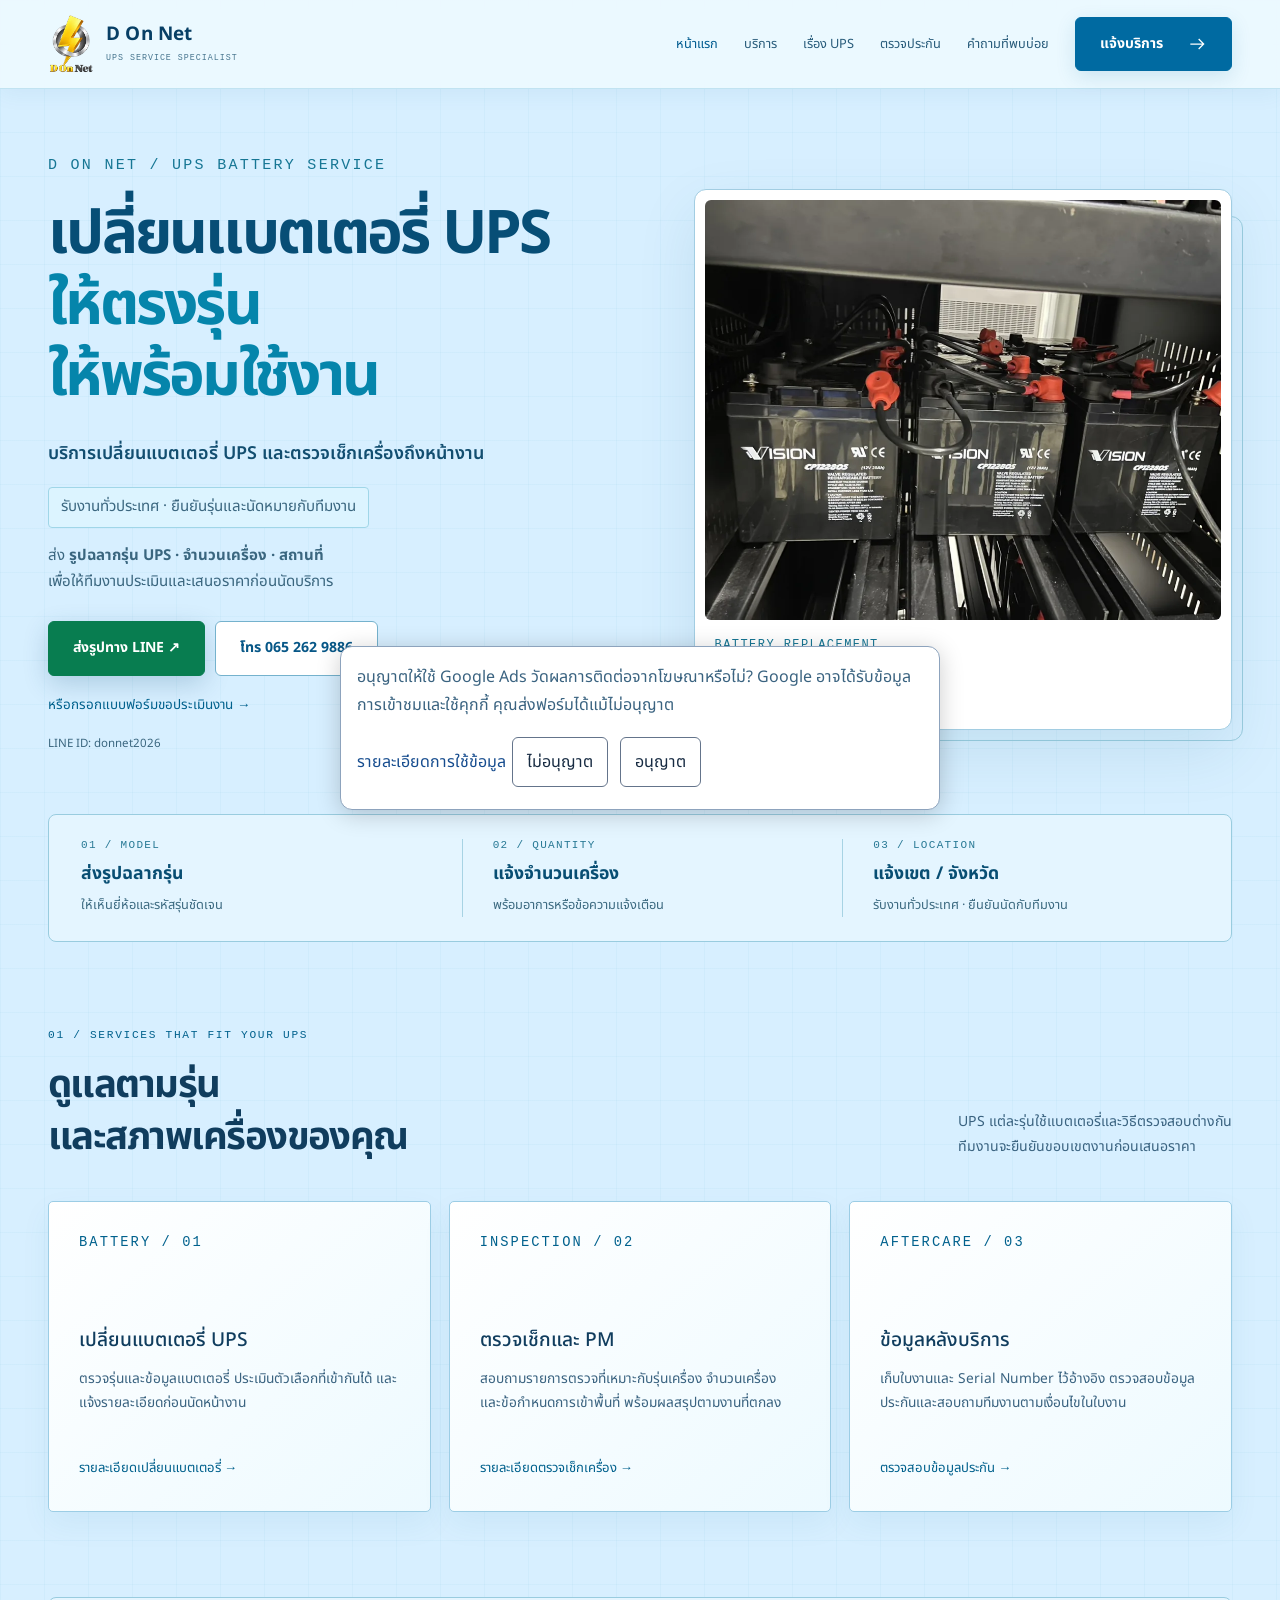
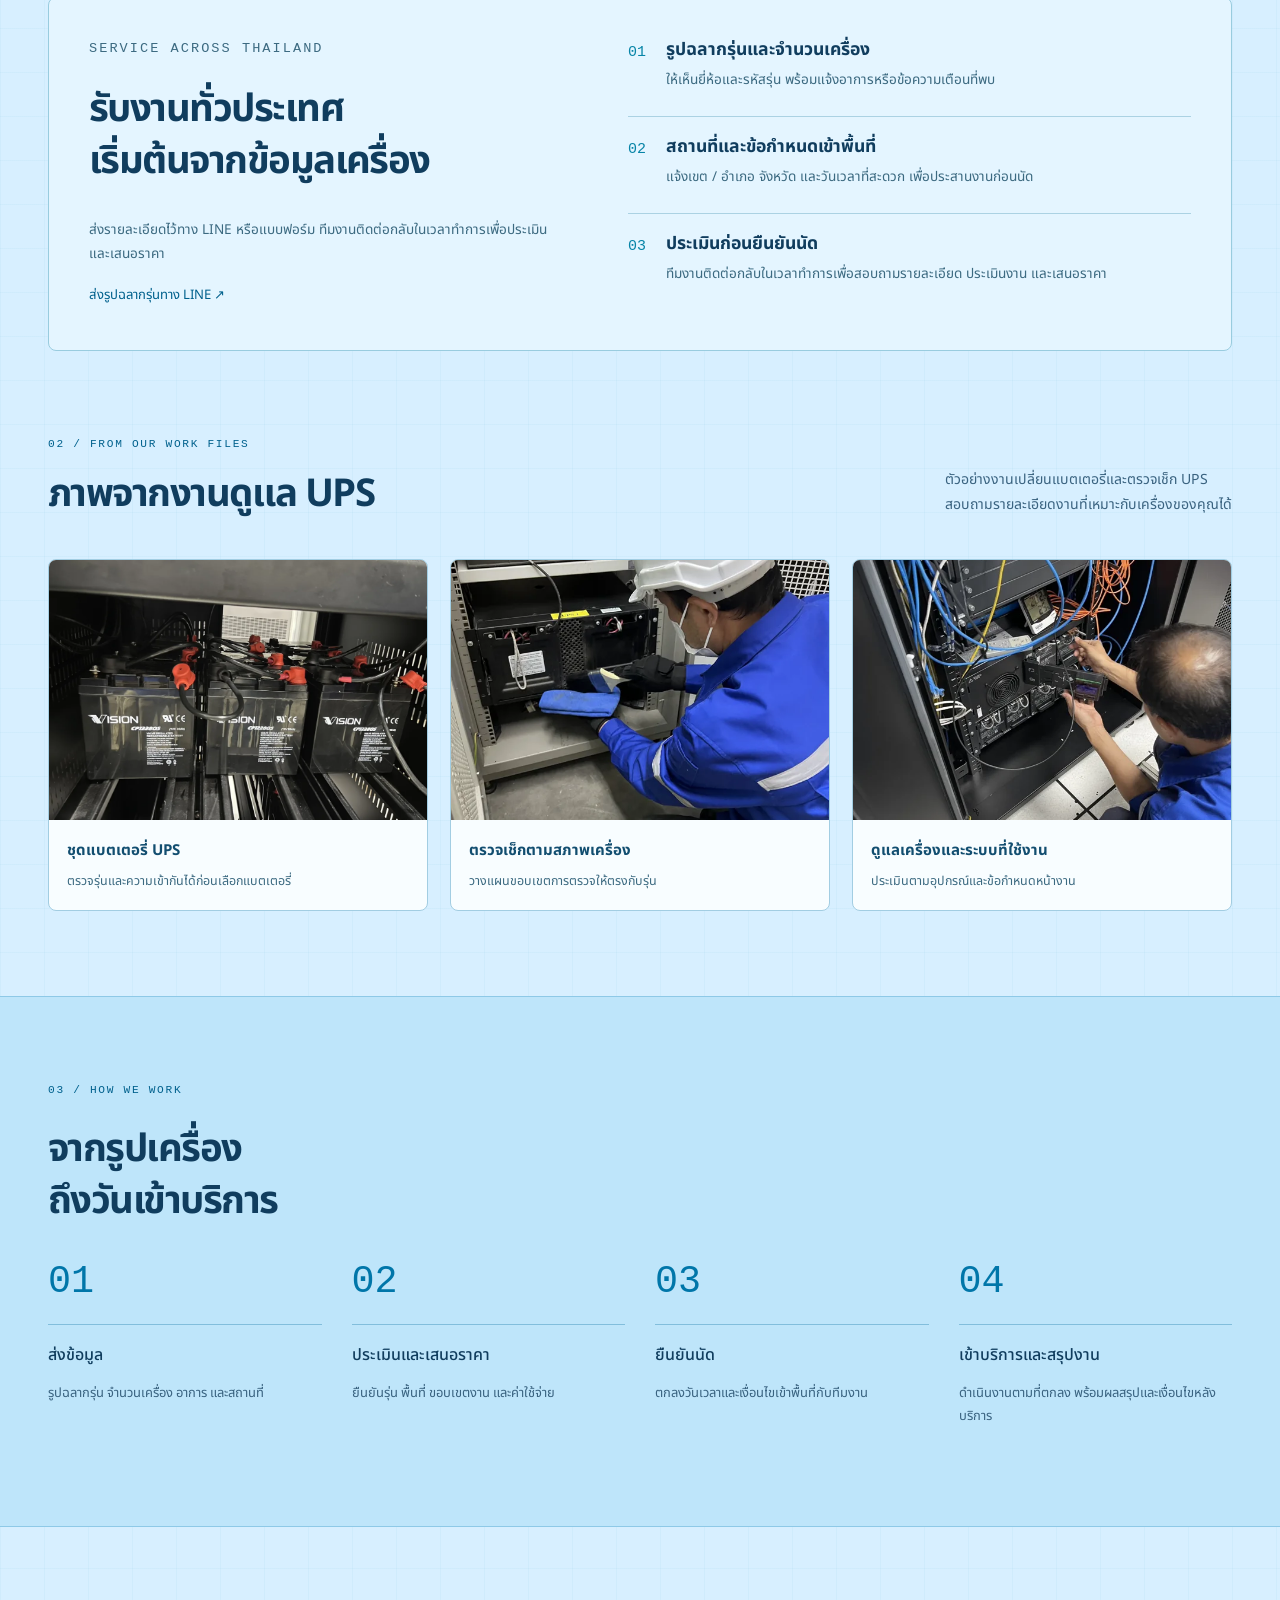
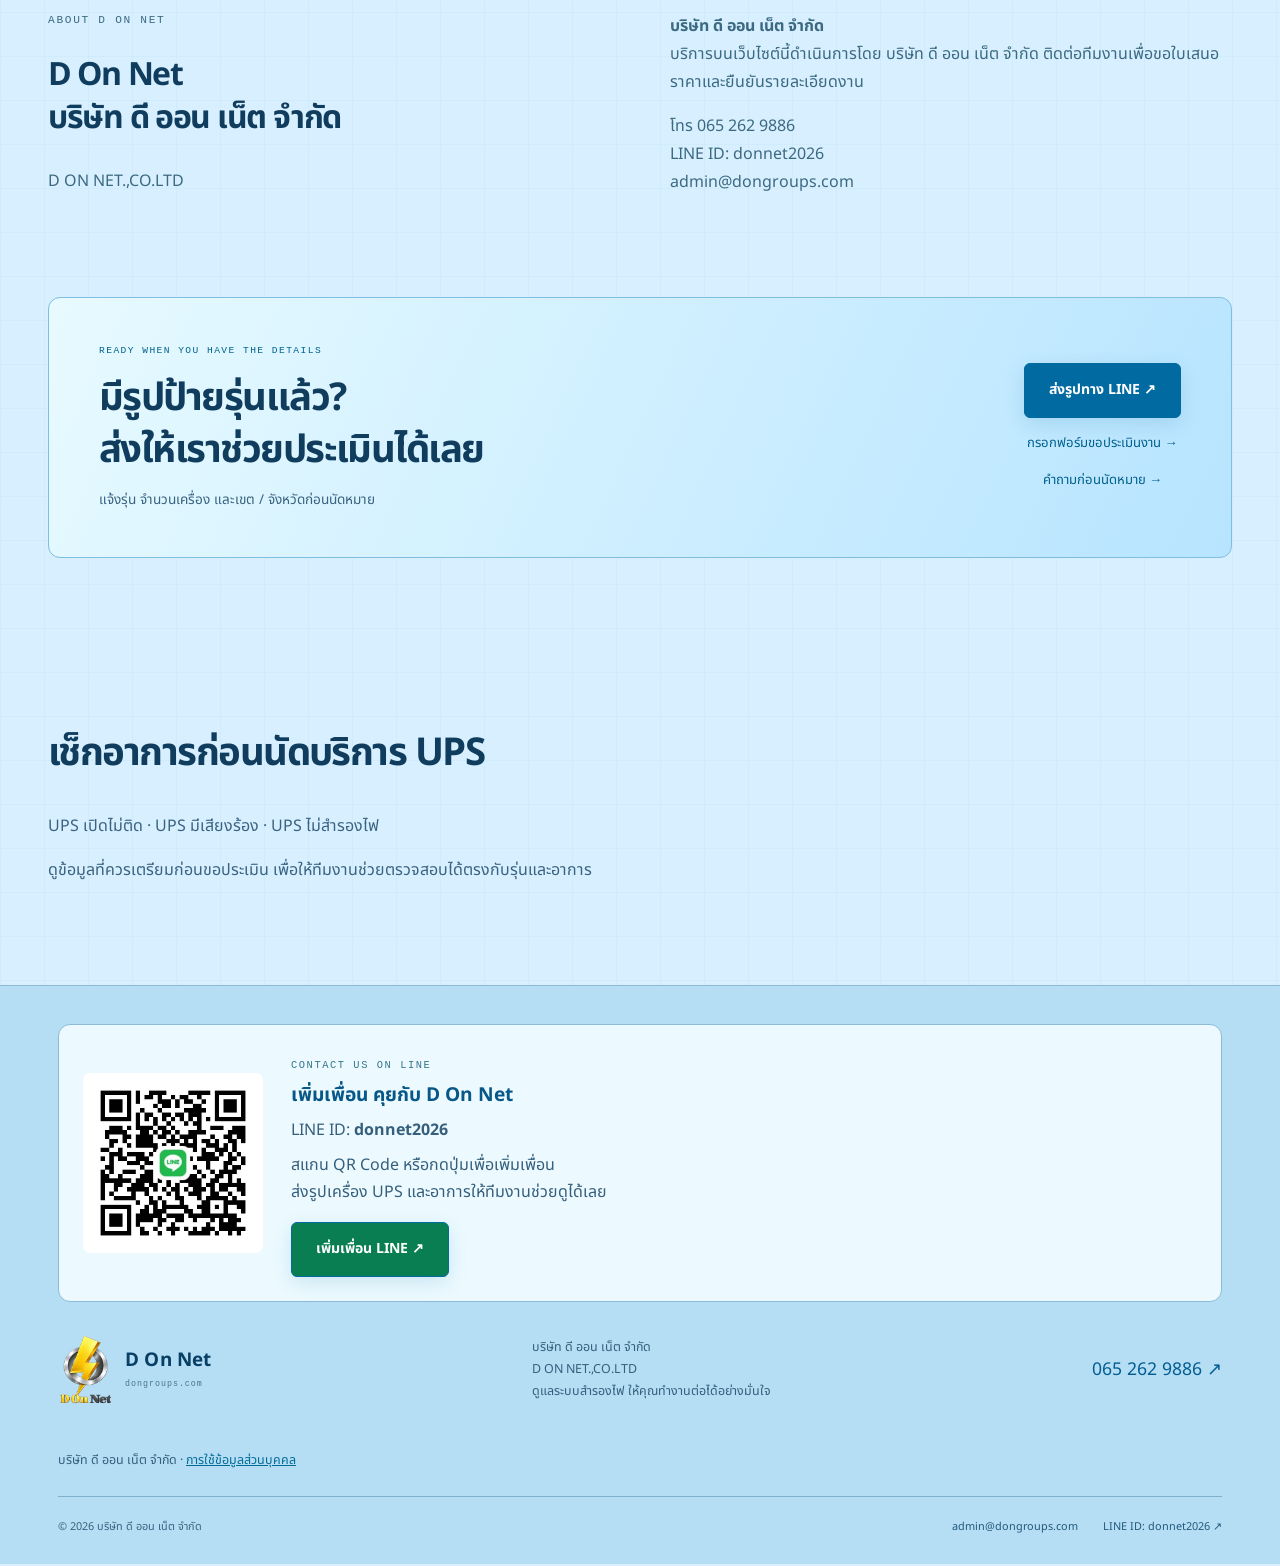
<file: index.html>
<!DOCTYPE html><html lang="th"><head><meta charset="UTF-8"><meta name="viewport" content="width=device-width,initial-scale=1"><title>เปลี่ยนแบตเตอรี่ UPS ถึงหน้างาน | D On Net</title><meta name="description" content="บริการเปลี่ยนแบตเตอรี่ UPS และตรวจเช็กเครื่องถึงหน้างาน ส่งรูปป้ายรุ่น จำนวนเครื่อง และพื้นที่เพื่อขอประเมินราคา ติดต่อ D On Net โทร 065 262 9886"><link rel="icon" type="image/png" sizes="96x96" href="favicon.png"><link rel="shortcut icon" href="favicon.ico"><link rel="apple-touch-icon" sizes="192x192" href="apple-touch-icon.png"><link rel="preconnect" href="https://fonts.googleapis.com"><link rel="preconnect" href="https://fonts.gstatic.com" crossorigin><link href="https://fonts.googleapis.com/css2?family=Noto+Sans+Thai:wght@400;500;600;700;800&display=swap" rel="stylesheet"><link rel="stylesheet" href="site.css"><link rel="stylesheet" href="azure.css?v=line20261031"><link rel="stylesheet" href="contact.css?v=ads20261031"><script defer src="analytics-config.js?v=tag20261102"></script><script defer src="measurement.js?v=consent20261102"></script><link rel="canonical" href="https://www.dongroups.com/"><meta property="og:type" content="website"><meta property="og:locale" content="th_TH"><meta property="og:site_name" content="D On Net"><meta property="og:title" content="เปลี่ยนแบตเตอรี่ UPS ถึงหน้างาน | D On Net"><meta property="og:description" content="บริการเปลี่ยนแบตเตอรี่ UPS และตรวจเช็กเครื่องถึงหน้างาน ส่งรูปป้ายรุ่น จำนวนเครื่อง และพื้นที่เพื่อขอประเมินราคา ติดต่อ D On Net โทร 065 262 9886"><meta property="og:url" content="https://www.dongroups.com/"><script type="application/ld+json">{"@context":"https://schema.org","@graph":[{"@type":"Organization","@id":"https://www.dongroups.com/#organization","name":"D On Net","legalName":"บริษัท ดี ออน เน็ต จำกัด","url":"https://www.dongroups.com/","logo":"https://www.dongroups.com/assets/d-on-net-business-logo-1200.png","telephone":"+66652629886","email":"admin@dongroups.com"},{"@type":"WebPage","@id":"https://www.dongroups.com/#webpage","url":"https://www.dongroups.com/","name":"เปลี่ยนแบตเตอรี่ UPS ถึงหน้างาน | D On Net","description":"บริการเปลี่ยนแบตเตอรี่ UPS และตรวจเช็กเครื่องถึงหน้างาน ส่งรูปป้ายรุ่น จำนวนเครื่อง และพื้นที่เพื่อขอประเมินราคา ติดต่อ D On Net โทร 065 262 9886","inLanguage":"th","publisher":{"@id":"https://www.dongroups.com/#organization"}}]}</script></head><body><a class="skip" href="#main">ข้ามไปเนื้อหา</a><header class="site-header"><div class="nav-shell"><a class="logo company-logo" href="index.html" aria-label="D On Net หน้าแรก"><img src="assets/d-on-net-logo-small.webp" alt="โลโก้ D On Net" width="1080" height="1482"><span>D On Net<small>UPS SERVICE SPECIALIST</small></span></a><button class="menu-toggle" aria-controls="site-menu" aria-expanded="false" aria-label="เปิดเมนู">☰</button><nav id="site-menu" class="site-menu" aria-label="เมนูหลัก"><a href="index.html" aria-current="page">หน้าแรก</a><a href="services.html" >บริการ</a><a href="ups-info.html" >เรื่อง UPS</a><a href="warranty.html" >ตรวจประกัน</a><a href="faq.html" >คำถามที่พบบ่อย</a><a class="button small" href="submit.html">แจ้งบริการ <svg viewBox="0 0 24 24" fill="none" stroke="currentColor" stroke-width="1.5" aria-hidden="true"><path d="M4 12h16m-6-6 6 6-6 6"/></svg></a></nav></div></header><main id="main">
<section class="ads-hero wrap">
  <div class="ads-hero-copy"><p class="eyebrow">D ON NET / UPS BATTERY SERVICE</p><h1>เปลี่ยนแบตเตอรี่ UPS<br><span>ให้ตรงรุ่น<br>ให้พร้อมใช้งาน</span></h1><p class="ads-lead">บริการเปลี่ยนแบตเตอรี่ UPS และตรวจเช็กเครื่องถึงหน้างาน</p><p class="ads-area">รับงานทั่วประเทศ · ยืนยันรุ่นและนัดหมายกับทีมงาน</p><p>ส่ง <strong>รูปฉลากรุ่น UPS · จำนวนเครื่อง · สถานที่</strong><br>เพื่อให้ทีมงานประเมินและเสนอราคาก่อนนัดบริการ</p><div class="hero-actions"><a class="button" href="https://line.me/ti/p/7WVA7WKmYW" target="_blank" rel="noopener">ส่งรูปทาง LINE ↗</a><a class="button secondary" href="tel:0652629886">โทร 065 262 9886</a></div><a class="text-link ads-form-link" href="submit.html">หรือกรอกแบบฟอร์มขอประเมินงาน →</a><p class="ads-contact-note">LINE ID: donnet2026</p></div>
  <figure class="ads-hero-photo"><img src="assets/ups-battery-work.webp" width="1100" height="825" alt="ชุดแบตเตอรี่ในเครื่อง UPS จากแฟ้มงานเปลี่ยนแบตเตอรี่ของบริษัท" fetchpriority="high"><figcaption><span>BATTERY REPLACEMENT</span><strong>เริ่มจากข้อมูลเครื่องจริง</strong><small>ภาพจากแฟ้มงานของบริษัท</small></figcaption></figure>
</section>
<section class="ads-intro wrap" aria-label="ข้อมูลก่อนขอราคา"><div><span>01 / MODEL</span><strong>ส่งรูปฉลากรุ่น</strong><p>ให้เห็นยี่ห้อและรหัสรุ่นชัดเจน</p></div><div><span>02 / QUANTITY</span><strong>แจ้งจำนวนเครื่อง</strong><p>พร้อมอาการหรือข้อความแจ้งเตือน</p></div><div><span>03 / LOCATION</span><strong>แจ้งเขต / จังหวัด</strong><p>รับงานทั่วประเทศ · ยืนยันนัดกับทีมงาน</p></div></section>
<section class="section-space wrap"><div class="section-heading"><div><p class="eyebrow">01 / SERVICES THAT FIT YOUR UPS</p><h2>ดูแลตามรุ่น<br>และสภาพเครื่องของคุณ</h2></div><p>UPS แต่ละรุ่นใช้แบตเตอรี่และวิธีตรวจสอบต่างกัน<br>ทีมงานจะยืนยันขอบเขตงานก่อนเสนอราคา</p></div><div class="service-grid"><article class="service-card"><p class="eyebrow">BATTERY / 01</p><h3>เปลี่ยนแบตเตอรี่ UPS</h3><p>ตรวจรุ่นและข้อมูลแบตเตอรี่ ประเมินตัวเลือกที่เข้ากันได้ และแจ้งรายละเอียดก่อนนัดหน้างาน</p><a class="text-link" href="services.html#service-01">รายละเอียดเปลี่ยนแบตเตอรี่ →</a></article><article class="service-card"><p class="eyebrow">INSPECTION / 02</p><h3>ตรวจเช็กและ PM</h3><p>สอบถามรายการตรวจที่เหมาะกับรุ่นเครื่อง จำนวนเครื่อง และข้อกำหนดการเข้าพื้นที่ พร้อมผลสรุปตามงานที่ตกลง</p><a class="text-link" href="services.html#service-02">รายละเอียดตรวจเช็กเครื่อง →</a></article><article class="service-card"><p class="eyebrow">AFTERCARE / 03</p><h3>ข้อมูลหลังบริการ</h3><p>เก็บใบงานและ Serial Number ไว้อ้างอิง ตรวจสอบข้อมูลประกันและสอบถามทีมงานตามเงื่อนไขในใบงาน</p><a class="text-link" href="warranty.html">ตรวจสอบข้อมูลประกัน →</a></article></div></section>
<section class="ads-terms wrap"><div><p class="eyebrow">SERVICE ACROSS THAILAND</p><h2>รับงานทั่วประเทศ<br>เริ่มต้นจากข้อมูลเครื่อง</h2><p>ส่งรายละเอียดไว้ทาง LINE หรือแบบฟอร์ม ทีมงานติดต่อกลับในเวลาทำการเพื่อประเมินและเสนอราคา</p><a class="text-link" href="https://line.me/ti/p/7WVA7WKmYW" target="_blank" rel="noopener">ส่งรูปฉลากรุ่นทาง LINE ↗</a></div><div class="ads-terms-list"><article><span>01</span><div><h3>รูปฉลากรุ่นและจำนวนเครื่อง</h3><p>ให้เห็นยี่ห้อและรหัสรุ่น พร้อมแจ้งอาการหรือข้อความเตือนที่พบ</p></div></article><article><span>02</span><div><h3>สถานที่และข้อกำหนดเข้าพื้นที่</h3><p>แจ้งเขต / อำเภอ จังหวัด และวันเวลาที่สะดวก เพื่อประสานงานก่อนนัด</p></div></article><article><span>03</span><div><h3>ประเมินก่อนยืนยันนัด</h3><p>ทีมงานติดต่อกลับในเวลาทำการเพื่อสอบถามรายละเอียด ประเมินงาน และเสนอราคา</p></div></article></div></section>
<section class="section-space wrap"><div class="section-heading"><div><p class="eyebrow">02 / FROM OUR WORK FILES</p><h2>ภาพจากงานดูแล UPS</h2></div><p>ตัวอย่างงานเปลี่ยนแบตเตอรี่และตรวจเช็ก UPS<br>สอบถามรายละเอียดงานที่เหมาะกับเครื่องของคุณได้</p></div><div class="ads-work-grid"><figure><img src="assets/ups-battery-work.webp" alt="ชุดแบตเตอรี่ภายในเครื่อง UPS" width="1100" height="825" loading="lazy"><figcaption><strong>ชุดแบตเตอรี่ UPS</strong><span>ตรวจรุ่นและความเข้ากันได้ก่อนเลือกแบตเตอรี่</span></figcaption></figure><figure><img src="assets/ups-inspection-work.webp" alt="ทีมช่างทำงานตรวจเช็กอุปกรณ์ในตู้ UPS" width="638" height="850" loading="lazy"><figcaption><strong>ตรวจเช็กตามสภาพเครื่อง</strong><span>วางแผนขอบเขตการตรวจให้ตรงกับรุ่น</span></figcaption></figure><figure><img src="assets/ups-maintenance-work.webp" alt="ช่างใช้เครื่องมือวัดตรวจเช็ก UPS ภายในตู้ระบบ" width="638" height="850" loading="lazy"><figcaption><strong>ดูแลเครื่องและระบบที่ใช้งาน</strong><span>ประเมินตามอุปกรณ์และข้อกำหนดหน้างาน</span></figcaption></figure></div></section>
<section class="workflow"><div class="wrap section-space"><p class="eyebrow">03 / HOW WE WORK</p><h2>จากรูปเครื่อง<br>ถึงวันเข้าบริการ</h2><div class="steps"><article><span class="step-number">01</span><h3>ส่งข้อมูล</h3><p>รูปฉลากรุ่น จำนวนเครื่อง อาการ และสถานที่</p></article><article><span class="step-number">02</span><h3>ประเมินและเสนอราคา</h3><p>ยืนยันรุ่น พื้นที่ ขอบเขตงาน และค่าใช้จ่าย</p></article><article><span class="step-number">03</span><h3>ยืนยันนัด</h3><p>ตกลงวันเวลาและเงื่อนไขเข้าพื้นที่กับทีมงาน</p></article><article><span class="step-number">04</span><h3>เข้าบริการและสรุปงาน</h3><p>ดำเนินงานตามที่ตกลง พร้อมผลสรุปและเงื่อนไขหลังบริการ</p></article></div></div></section>
<section class="ads-company wrap section-space"><div><p class="eyebrow">ABOUT D ON NET</p><h2>D On Net<br>บริษัท ดี ออน เน็ต จำกัด</h2><p><span lang="en">D ON NET.,CO.LTD</span></p></div><div><p><strong>บริษัท ดี ออน เน็ต จำกัด</strong><br>บริการบนเว็บไซต์นี้ดำเนินการโดย บริษัท ดี ออน เน็ต จำกัด ติดต่อทีมงานเพื่อขอใบเสนอราคาและยืนยันรายละเอียดงาน</p><p>โทร <a href="tel:0652629886">065 262 9886</a><br>LINE ID: donnet2026<br><a href="mailto:admin@dongroups.com">admin@dongroups.com</a></p></div></section>
<section class="contact-banner wrap"><div><p class="eyebrow">READY WHEN YOU HAVE THE DETAILS</p><h2>มีรูปป้ายรุ่นแล้ว?<br>ส่งให้เราช่วยประเมินได้เลย</h2><p>แจ้งรุ่น จำนวนเครื่อง และเขต / จังหวัดก่อนนัดหมาย</p></div><div class="cta-actions"><a class="button" href="https://line.me/ti/p/7WVA7WKmYW" target="_blank" rel="noopener">ส่งรูปทาง LINE ↗</a><a class="text-link" href="submit.html">กรอกฟอร์มขอประเมินงาน →</a><a class="text-link" href="faq.html">คำถามก่อนนัดหมาย →</a></div></section>
<section class="wrap section-space"><h2>เช็กอาการก่อนนัดบริการ UPS</h2><p><a href="ups-info.html#ups-no-power">UPS เปิดไม่ติด</a> · <a href="ups-info.html#ups-beeping">UPS มีเสียงร้อง</a> · <a href="ups-info.html#ups-no-backup">UPS ไม่สำรองไฟ</a></p><p>ดูข้อมูลที่ควรเตรียมก่อนขอประเมิน เพื่อให้ทีมงานช่วยตรวจสอบได้ตรงกับรุ่นและอาการ</p></section></main><footer class="site-footer"><div class="line-contact"><a class="line-contact-qr" href="https://line.me/ti/p/7WVA7WKmYW" target="_blank" rel="noopener" aria-label="เพิ่มเพื่อน LINE donnet2026"><img src="assets/line-donnet2026-qr.jpg" alt="QR Code เพิ่มเพื่อน LINE ส่วนตัว donnet2026" width="574" height="574" loading="lazy"></a><div><p class="eyebrow">CONTACT US ON LINE</p><h3>เพิ่มเพื่อน คุยกับ D On Net</h3><p>LINE ID: <strong>donnet2026</strong><br></p><p>สแกน QR Code หรือกดปุ่มเพื่อเพิ่มเพื่อน<br>ส่งรูปเครื่อง UPS และอาการให้ทีมงานช่วยดูได้เลย</p><a class="button" href="https://line.me/ti/p/7WVA7WKmYW" target="_blank" rel="noopener">เพิ่มเพื่อน LINE ↗</a></div></div><div class="footer-top"><a class="logo company-logo" href="index.html"><img src="assets/d-on-net-logo-small.webp" alt="โลโก้ D On Net" width="1080" height="1482"><span>D On Net<small>dongroups.com</small></span></a><p>บริษัท ดี ออน เน็ต จำกัด<br><span lang="en">D ON NET.,CO.LTD</span><br>ดูแลระบบสำรองไฟ ให้คุณทำงานต่อได้อย่างมั่นใจ</p><a href="tel:0652629886">065 262 9886 ↗</a></div><p class="ads-company-note">บริษัท ดี ออน เน็ต จำกัด · <a href="privacy.html">การใช้ข้อมูลส่วนบุคคล</a></p><div class="footer-bottom"><span>© 2026 บริษัท ดี ออน เน็ต จำกัด</span><div><a href="mailto:admin@dongroups.com">admin@dongroups.com</a><a href="https://line.me/ti/p/7WVA7WKmYW" target="_blank" rel="noopener">LINE ID: donnet2026 ↗</a></div></div></footer><script src="service-config.js?v=ads20261031"></script><script src="site.js"></script><script src="contact.js?v=ads20261031"></script><nav class="mobile-contact" aria-label="ติดต่อทีมงาน"><a class="button" href="https://line.me/ti/p/7WVA7WKmYW" target="_blank" rel="noopener">ส่งรูปทาง LINE ↗</a><a class="button secondary" href="tel:0652629886">โทร 065 262 9886</a></nav></body></html>
</file>
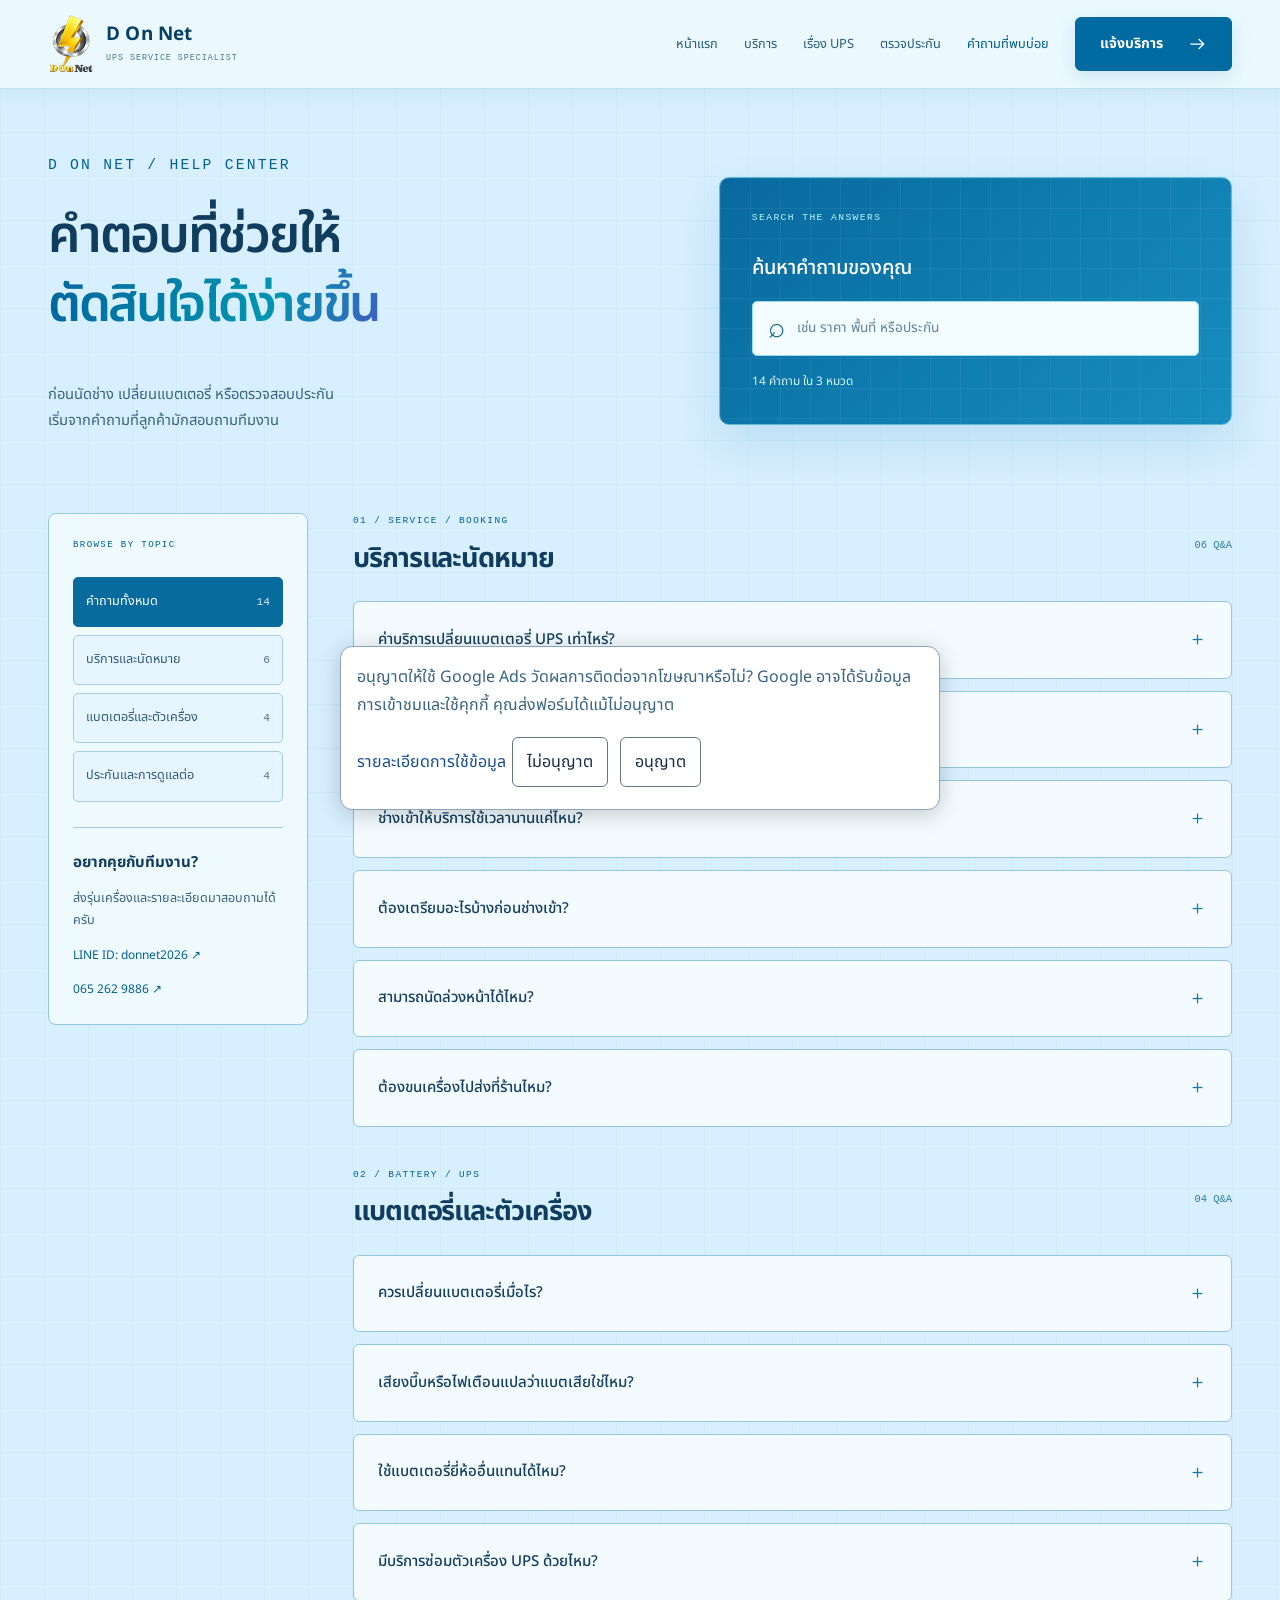
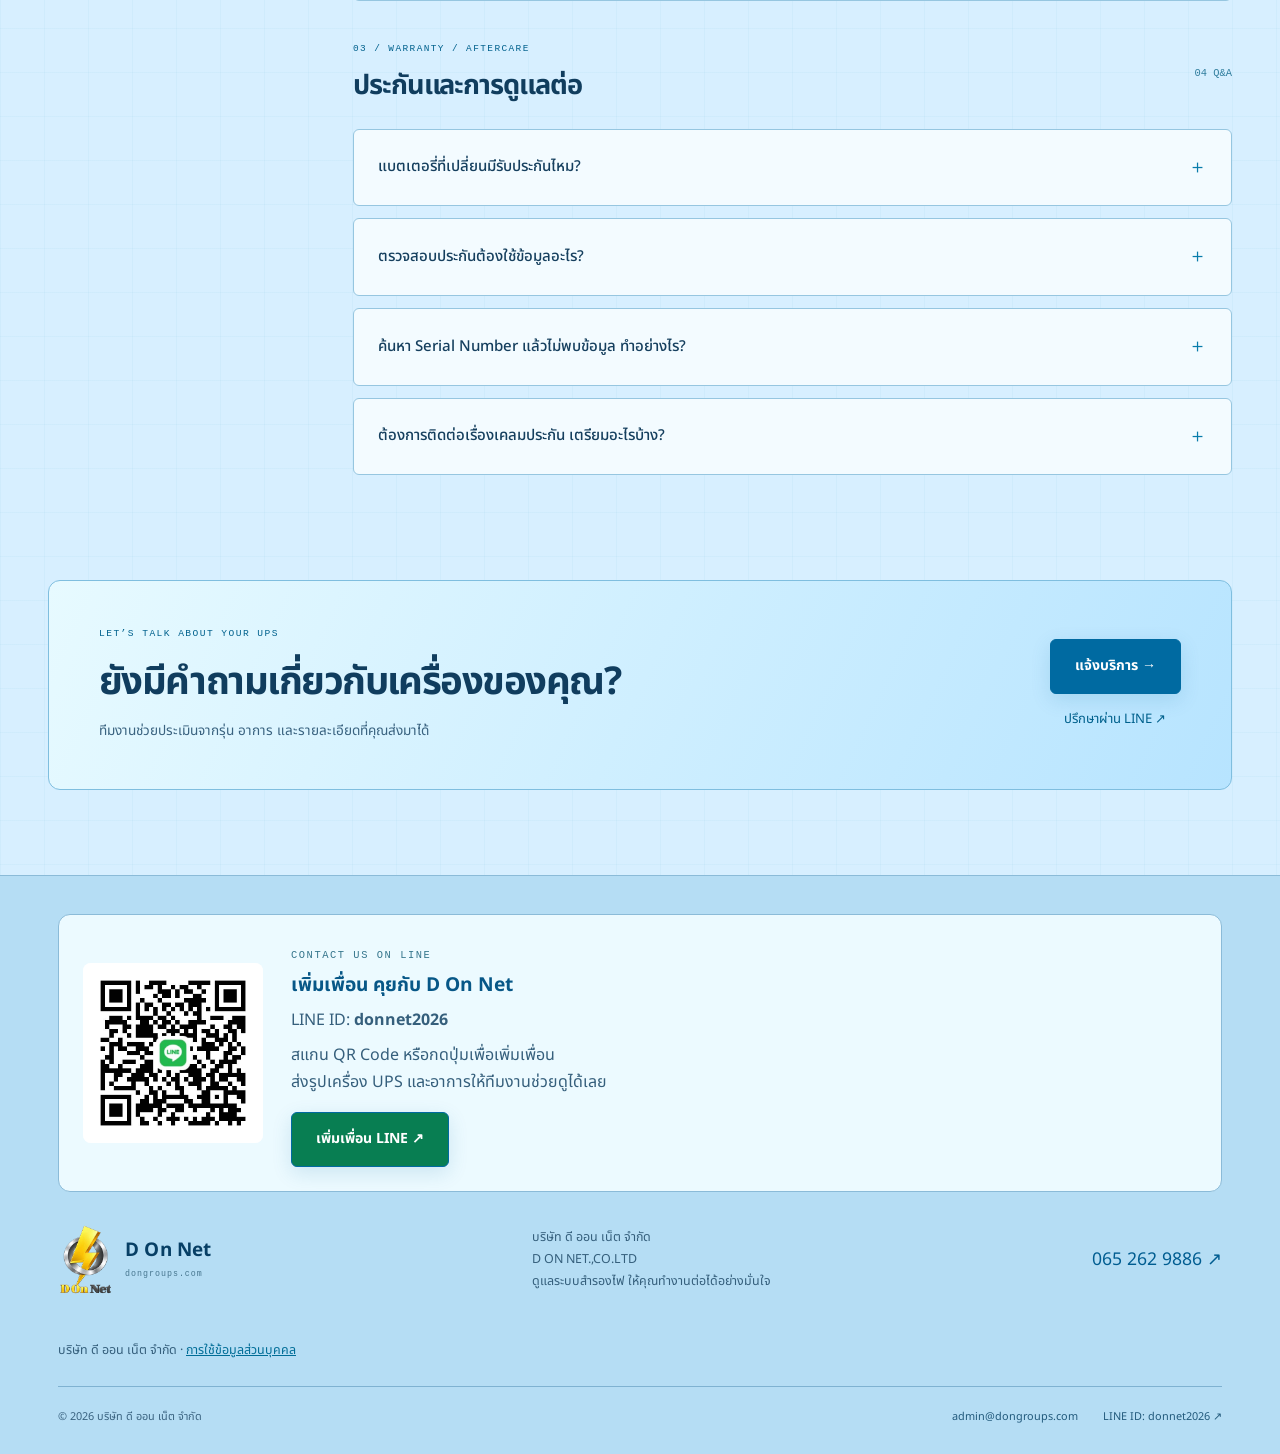
<file: faq.html>
<!DOCTYPE html><html lang="th"><head><meta charset="UTF-8"><meta name="viewport" content="width=device-width,initial-scale=1"><title>คำถามเรื่องเปลี่ยนแบตเตอรี่ UPS และนัดบริการ | D On Net</title><meta name="description" content="คำถามที่พบบ่อยก่อนเปลี่ยนแบตเตอรี่ UPS การเตรียมข้อมูลเครื่อง การนัดหมาย และเงื่อนไขดูแลหลังบริการ สอบถามรายละเอียดกับ D On Net ก่อนยืนยันงาน"><link rel="icon" type="image/png" sizes="96x96" href="favicon.png"><link rel="shortcut icon" href="favicon.ico"><link rel="apple-touch-icon" sizes="192x192" href="apple-touch-icon.png"><link rel="preconnect" href="https://fonts.googleapis.com"><link rel="preconnect" href="https://fonts.gstatic.com" crossorigin><link href="https://fonts.googleapis.com/css2?family=Noto+Sans+Thai:wght@400;500;600;700;800&display=swap" rel="stylesheet"><link rel="stylesheet" href="site.css"><link rel="stylesheet" href="azure.css?v=line20261031"><link rel="stylesheet" href="faq.css"><link rel="stylesheet" href="contact.css?v=ads20261031"><script defer src="analytics-config.js?v=tag20261102"></script><script defer src="measurement.js?v=consent20261102"></script><link rel="canonical" href="https://www.dongroups.com/faq.html"><meta property="og:type" content="website"><meta property="og:locale" content="th_TH"><meta property="og:site_name" content="D On Net"><meta property="og:title" content="คำถามเรื่องเปลี่ยนแบตเตอรี่ UPS และนัดบริการ | D On Net"><meta property="og:description" content="คำถามที่พบบ่อยก่อนเปลี่ยนแบตเตอรี่ UPS การเตรียมข้อมูลเครื่อง การนัดหมาย และเงื่อนไขดูแลหลังบริการ สอบถามรายละเอียดกับ D On Net ก่อนยืนยันงาน"><meta property="og:url" content="https://www.dongroups.com/faq.html"><script type="application/ld+json">{"@context":"https://schema.org","@graph":[{"@type":"Organization","@id":"https://www.dongroups.com/#organization","name":"D On Net","legalName":"บริษัท ดี ออน เน็ต จำกัด","url":"https://www.dongroups.com/","logo":"https://www.dongroups.com/assets/d-on-net-business-logo-1200.png","telephone":"+66652629886","email":"admin@dongroups.com"},{"@type":"WebPage","@id":"https://www.dongroups.com/faq.html#webpage","url":"https://www.dongroups.com/faq.html","name":"คำถามเรื่องเปลี่ยนแบตเตอรี่ UPS และนัดบริการ | D On Net","description":"คำถามที่พบบ่อยก่อนเปลี่ยนแบตเตอรี่ UPS การเตรียมข้อมูลเครื่อง การนัดหมาย และเงื่อนไขดูแลหลังบริการ สอบถามรายละเอียดกับ D On Net ก่อนยืนยันงาน","inLanguage":"th","publisher":{"@id":"https://www.dongroups.com/#organization"}}]}</script></head><body><a class="skip" href="#main">ข้ามไปเนื้อหา</a><header class="site-header"><div class="nav-shell"><a class="logo company-logo" href="index.html" aria-label="D On Net หน้าแรก"><img src="assets/d-on-net-logo-small.webp" alt="โลโก้ D On Net" width="1080" height="1482"><span>D On Net<small>UPS SERVICE SPECIALIST</small></span></a><button class="menu-toggle" aria-controls="site-menu" aria-expanded="false" aria-label="เปิดเมนู">☰</button><nav id="site-menu" class="site-menu" aria-label="เมนูหลัก"><a href="index.html" >หน้าแรก</a><a href="services.html" >บริการ</a><a href="ups-info.html" >เรื่อง UPS</a><a href="warranty.html" >ตรวจประกัน</a><a href="faq.html" aria-current="page">คำถามที่พบบ่อย</a><a class="button small" href="submit.html">แจ้งบริการ <svg viewBox="0 0 24 24" fill="none" stroke="currentColor" stroke-width="1.5" aria-hidden="true"><path d="M4 12h16m-6-6 6 6-6 6"/></svg></a></nav></div></header><main id="main"><section class="faq-hero wrap"><div><p class="eyebrow">D ON NET / HELP CENTER</p><h1>คำตอบที่ช่วยให้<br><span class="gradient-text">ตัดสินใจได้ง่ายขึ้น</span></h1><p>ก่อนนัดช่าง เปลี่ยนแบตเตอรี่ หรือตรวจสอบประกัน<br>เริ่มจากคำถามที่ลูกค้ามักสอบถามทีมงาน</p></div><div class="faq-search-panel"><span class="eyebrow">SEARCH THE ANSWERS</span><label for="faqSearch">ค้นหาคำถามของคุณ</label><div class="faq-search-row"><span aria-hidden="true">⌕</span><input id="faqSearch" type="search" placeholder="เช่น ราคา พื้นที่ หรือประกัน" autocomplete="off" aria-describedby="faqCount"></div><p id="faqCount" role="status" aria-live="polite">14 คำถาม ใน 3 หมวด</p></div></section><section class="faq-workspace wrap"><aside class="faq-sidebar"><p class="eyebrow">BROWSE BY TOPIC</p><div class="faq-filters" role="group" aria-label="กรองหมวดคำถาม"><button type="button" data-category="all" aria-pressed="true">คำถามทั้งหมด <span>14</span></button><button type="button" data-category="service" aria-pressed="false">บริการและนัดหมาย <span>6</span></button><button type="button" data-category="battery" aria-pressed="false">แบตเตอรี่และตัวเครื่อง <span>4</span></button><button type="button" data-category="warranty" aria-pressed="false">ประกันและการดูแลต่อ <span>4</span></button></div><div class="faq-help"><h3>อยากคุยกับทีมงาน?</h3><p>ส่งรุ่นเครื่องและรายละเอียดมาสอบถามได้ครับ</p><a class="text-link" href="https://line.me/ti/p/7WVA7WKmYW" target="_blank" rel="noopener">LINE ID: donnet2026 ↗</a><a class="text-link" href="tel:0652629886">065 262 9886 ↗</a></div></aside><div class="faq-results"><section class="faq-topic" data-topic="service" aria-labelledby="topic-service"><div class="faq-topic-heading"><div><p class="eyebrow">01 / SERVICE / BOOKING</p><h2 id="topic-service">บริการและนัดหมาย</h2></div><span>06 Q&A</span></div><details class="faq-item" data-category="service"><summary>ค่าบริการเปลี่ยนแบตเตอรี่ UPS เท่าไหร่?</summary><div class="faq-answer"><p>ราคาขึ้นอยู่กับขนาด รุ่นของ UPS และแบตเตอรี่ที่เลือก ส่งยี่ห้อ รุ่น จำนวนเครื่อง และสถานที่ให้ทีมงานประเมินก่อนนัดหมายได้ ผ่าน <a href="submit.html">ฟอร์มแจ้งบริการ</a> หรือโทร 065 262 9886</p></div></details><details class="faq-item" data-category="service"><summary>ให้บริการพื้นที่ไหนบ้าง?</summary><div class="faq-answer"><p>รับงานทั่วประเทศ กรุณาแจ้งรุ่น จำนวนเครื่อง เขต / อำเภอ และจังหวัด ทีมงานติดต่อกลับในเวลาทำการเพื่อประเมินและยืนยันนัดหมาย</p></div></details><details class="faq-item" data-category="service"><summary>ช่างเข้าให้บริการใช้เวลานานแค่ไหน?</summary><div class="faq-answer"><p>ระยะเวลาขึ้นอยู่กับรุ่น จำนวนเครื่อง ขอบเขตงาน และสภาพหน้างาน ส่งข้อมูลให้ทีมงานประเมินและตกลงเวลาหยุดระบบก่อนยืนยันนัดหมาย</p></div></details><details class="faq-item" data-category="service"><summary>ต้องเตรียมอะไรบ้างก่อนช่างเข้า?</summary><div class="faq-answer"><p>เตรียมสถานที่และที่อยู่ให้ชัดเจน ภาพเครื่องกับป้ายรุ่น และชื่อพร้อมเบอร์ผู้ประสานงานหน้างาน แจ้งข้อกำหนดการเข้าพื้นที่หรือเวลาที่สะดวกให้ทีมงานทราบล่วงหน้า</p></div></details><details class="faq-item" data-category="service"><summary>สามารถนัดล่วงหน้าได้ไหม?</summary><div class="faq-answer"><p>ส่งวันที่สะดวกให้ทีมงานตรวจสอบตารางและเตรียมอุปกรณ์ วันเวลาเข้าบริการต้องได้รับการยืนยันจากทีมงานก่อน</p></div></details><details class="faq-item" data-category="service"><summary>ต้องขนเครื่องไปส่งที่ร้านไหม?</summary><div class="faq-answer"><p>มีบริการถึงหน้างานที่บ้านหรือสำนักงาน แจ้งสถานที่ให้ทีมงานยืนยันรายละเอียดก่อนเข้าบริการได้</p></div></details></section><section class="faq-topic" data-topic="battery" aria-labelledby="topic-battery"><div class="faq-topic-heading"><div><p class="eyebrow">02 / BATTERY / UPS</p><h2 id="topic-battery">แบตเตอรี่และตัวเครื่อง</h2></div><span>04 Q&A</span></div><details class="faq-item" data-category="battery"><summary>ควรเปลี่ยนแบตเตอรี่เมื่อไร?</summary><div class="faq-answer"><p>ให้พิจารณาคู่มือของรุ่น สภาพการใช้งาน และผลตรวจสอบ ไม่ต้องรอจนสำรองไฟไม่ได้ หากเวลาสำรองลดลงหรือมีข้อความเตือน ส่งข้อมูลให้ทีมงานช่วยประเมินได้ ดูเพิ่มเติมที่ <a href="ups-info.html#lifespan">เรื่องอายุแบตเตอรี่ UPS</a></p></div></details><details class="faq-item" data-category="battery"><summary>เสียงบี๊บหรือไฟเตือนแปลว่าแบตเสียใช่ไหม?</summary><div class="faq-answer"><p>ยังสรุปจากเสียงหรือไฟเตือนเพียงอย่างเดียวไม่ได้ครับ จดข้อความและรูปแบบเสียง หรือถ่ายภาพหน้าจอไว้ เพื่อให้ทีมงานตรวจสอบตามรุ่น ดู <a href="ups-info.html#symptoms">อาการที่ควรตรวจเช็ก</a></p></div></details><details class="faq-item" data-category="battery"><summary>ใช้แบตเตอรี่ยี่ห้ออื่นแทนได้ไหม?</summary><div class="faq-answer"><p>ให้ทีมงานตรวจความเข้ากันได้กับรุ่นเครื่องและข้อกำหนดของผู้ผลิตก่อนเลือกแบตเตอรี่ พร้อมแจ้งตัวเลือกและรายละเอียดการรับประกันให้ทราบก่อนให้บริการ</p></div></details><details class="faq-item" data-category="battery"><summary>มีบริการซ่อมตัวเครื่อง UPS ด้วยไหม?</summary><div class="faq-answer"><p>บริการหลักคือ PM ตรวจสอบและเปลี่ยนแบตเตอรี่ สำหรับอินเวอร์เตอร์หรือบอร์ดของเครื่อง สอบถามเป็นกรณีได้ ทีมงานจะประเมินตามสภาพจริง</p></div></details></section><section class="faq-topic" data-topic="warranty" aria-labelledby="topic-warranty"><div class="faq-topic-heading"><div><p class="eyebrow">03 / WARRANTY / AFTERCARE</p><h2 id="topic-warranty">ประกันและการดูแลต่อ</h2></div><span>04 Q&A</span></div><details class="faq-item" data-category="warranty"><summary>แบตเตอรี่ที่เปลี่ยนมีรับประกันไหม?</summary><div class="faq-answer"><p>มีรับประกันตามรุ่น ยี่ห้อ และเงื่อนไขที่ระบุในใบงาน ทีมงานจะแจ้งรายละเอียดก่อนให้บริการ ตรวจสอบได้ที่ <a href="warranty.html">หน้าตรวจประกัน</a></p></div></details><details class="faq-item" data-category="warranty"><summary>ตรวจสอบประกันต้องใช้ข้อมูลอะไร?</summary><div class="faq-answer"><p>ใช้ Serial Number ของเครื่อง ซึ่งดูได้จากป้ายบนตัวเครื่องหรือข้อมูลในใบงาน หากหาไม่พบ ส่งภาพป้ายให้ทีมงานช่วยดูผ่าน LINE ได้</p></div></details><details class="faq-item" data-category="warranty"><summary>ค้นหา Serial Number แล้วไม่พบข้อมูล ทำอย่างไร?</summary><div class="faq-answer"><p>ตรวจตัวอักษรและตัวเลขให้ตรงกับป้ายเครื่อง หากยังไม่พบ ติดต่อทีมงานพร้อม Serial Number และใบงานเพื่อช่วยตรวจสอบ การค้นหาไม่พบยังไม่ยืนยันว่าเครื่องไม่มีประกัน</p></div></details><details class="faq-item" data-category="warranty"><summary>ต้องการติดต่อเรื่องเคลมประกัน เตรียมอะไรบ้าง?</summary><div class="faq-answer"><p>เตรียม Serial Number ใบงาน และรายละเอียดอาการหรือข้อความเตือน ติดต่อ 065 262 9886 หรือ LINE ID: donnet2026 เพื่อให้ทีมงานตรวจสอบตามเงื่อนไขในใบงาน</p></div></details></section><div class="faq-empty" hidden><span class="eyebrow">NO MATCHING ANSWERS</span><h2>ยังไม่พบคำถามที่ตรงกัน</h2><p>ลองใช้คำสั้นลง หรือเลือกดูคำถามทั้งหมด</p><button type="button" class="button secondary" id="faqReset">ล้างการค้นหา</button><a class="text-link" href="https://line.me/ti/p/7WVA7WKmYW" target="_blank" rel="noopener">สอบถามทีมงาน ↗</a></div><noscript><p>เปิดแต่ละคำถามเพื่ออ่านคำตอบได้ โดยช่องค้นหาและตัวกรองต้องใช้ JavaScript</p></noscript></div></section><section class="contact-banner wrap"><div><p class="eyebrow">LET’S TALK ABOUT YOUR UPS</p><h2>ยังมีคำถามเกี่ยวกับเครื่องของคุณ?</h2><p>ทีมงานช่วยประเมินจากรุ่น อาการ และรายละเอียดที่คุณส่งมาได้</p></div><div class="cta-actions"><a class="button" href="submit.html">แจ้งบริการ →</a><a class="text-link" href="https://line.me/ti/p/7WVA7WKmYW" target="_blank" rel="noopener">ปรึกษาผ่าน LINE ↗</a></div></section></main><footer class="site-footer"><div class="line-contact"><a class="line-contact-qr" href="https://line.me/ti/p/7WVA7WKmYW" target="_blank" rel="noopener" aria-label="เพิ่มเพื่อน LINE donnet2026"><img src="assets/line-donnet2026-qr.jpg" alt="QR Code เพิ่มเพื่อน LINE ส่วนตัว donnet2026" width="574" height="574" loading="lazy"></a><div><p class="eyebrow">CONTACT US ON LINE</p><h3>เพิ่มเพื่อน คุยกับ D On Net</h3><p>LINE ID: <strong>donnet2026</strong><br></p><p>สแกน QR Code หรือกดปุ่มเพื่อเพิ่มเพื่อน<br>ส่งรูปเครื่อง UPS และอาการให้ทีมงานช่วยดูได้เลย</p><a class="button" href="https://line.me/ti/p/7WVA7WKmYW" target="_blank" rel="noopener">เพิ่มเพื่อน LINE ↗</a></div></div><div class="footer-top"><a class="logo company-logo" href="index.html"><img src="assets/d-on-net-logo-small.webp" alt="โลโก้ D On Net" width="1080" height="1482"><span>D On Net<small>dongroups.com</small></span></a><p>บริษัท ดี ออน เน็ต จำกัด<br><span lang="en">D ON NET.,CO.LTD</span><br>ดูแลระบบสำรองไฟ ให้คุณทำงานต่อได้อย่างมั่นใจ</p><a href="tel:0652629886">065 262 9886 ↗</a></div><p class="ads-company-note">บริษัท ดี ออน เน็ต จำกัด · <a href="privacy.html">การใช้ข้อมูลส่วนบุคคล</a></p><div class="footer-bottom"><span>© 2026 บริษัท ดี ออน เน็ต จำกัด</span><div><a href="mailto:admin@dongroups.com">admin@dongroups.com</a><a href="https://line.me/ti/p/7WVA7WKmYW" target="_blank" rel="noopener">LINE ID: donnet2026 ↗</a></div></div></footer><script src="service-config.js?v=ads20261031"></script><script src="site.js"></script><script src="contact.js?v=ads20261031"></script><script src="faq.js"></script><nav class="mobile-contact" aria-label="ติดต่อทีมงาน"><a class="button" href="https://line.me/ti/p/7WVA7WKmYW" target="_blank" rel="noopener">ส่งรูปทาง LINE ↗</a><a class="button secondary" href="tel:0652629886">โทร 065 262 9886</a></nav></body></html>
</file>
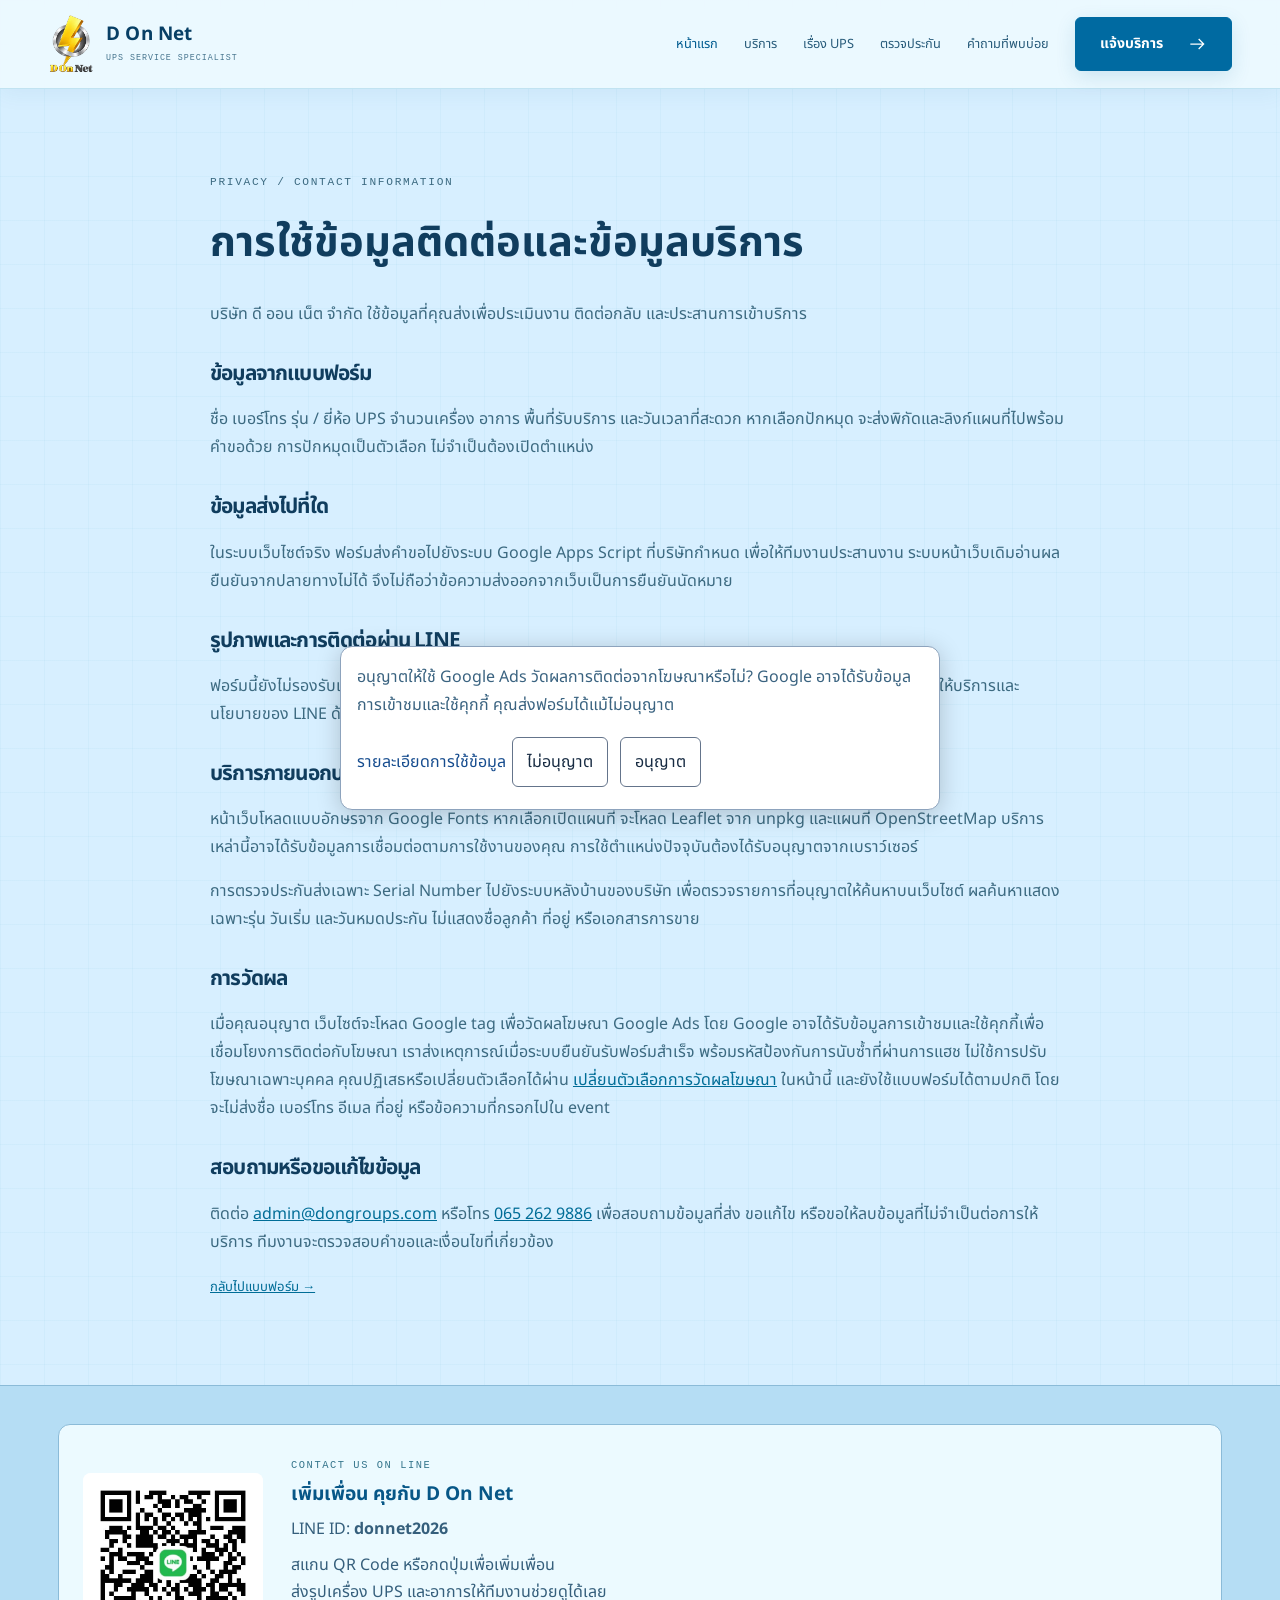
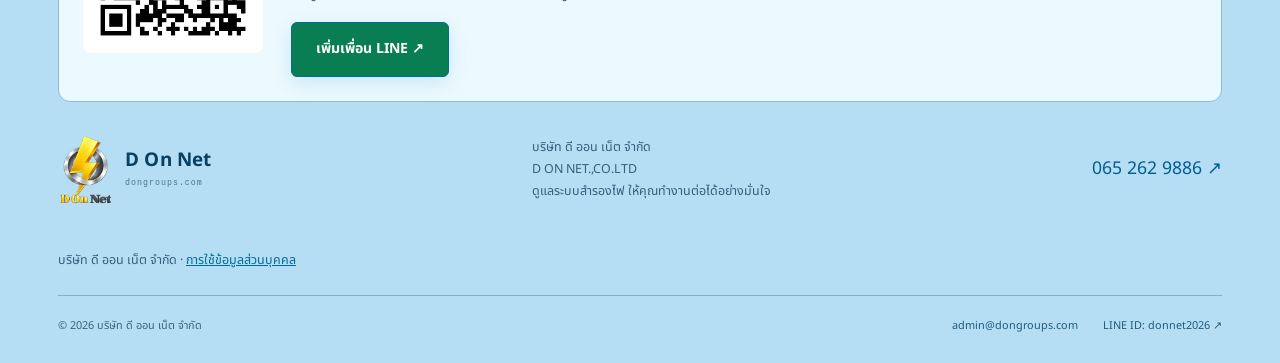
<file: privacy.html>
<!DOCTYPE html><html lang="th"><head><meta charset="UTF-8"><meta name="viewport" content="width=device-width,initial-scale=1"><title>นโยบายข้อมูลส่วนบุคคลและการวัดผลโฆษณา | D On Net</title><meta name="description" content="รายละเอียดการใช้ข้อมูลติดต่อและคำขอบริการ UPS การวัดผล Google Ads การเลือกอนุญาตคุกกี้ และช่องทางติดต่อบริษัท ดี ออน เน็ต จำกัด"><link rel="icon" type="image/png" sizes="96x96" href="favicon.png"><link rel="shortcut icon" href="favicon.ico"><link rel="apple-touch-icon" sizes="192x192" href="apple-touch-icon.png"><link rel="preconnect" href="https://fonts.googleapis.com"><link rel="preconnect" href="https://fonts.gstatic.com" crossorigin><link href="https://fonts.googleapis.com/css2?family=Noto+Sans+Thai:wght@400;500;600;700;800&display=swap" rel="stylesheet"><link rel="stylesheet" href="site.css"><link rel="stylesheet" href="azure.css?v=line20261031"><link rel="stylesheet" href="contact.css?v=ads20261031"><script defer src="analytics-config.js?v=tag20261102"></script><script defer src="measurement.js?v=consent20261102"></script><link rel="canonical" href="https://www.dongroups.com/privacy.html"><meta property="og:type" content="website"><meta property="og:locale" content="th_TH"><meta property="og:site_name" content="D On Net"><meta property="og:title" content="นโยบายข้อมูลส่วนบุคคลและการวัดผลโฆษณา | D On Net"><meta property="og:description" content="รายละเอียดการใช้ข้อมูลติดต่อและคำขอบริการ UPS การวัดผล Google Ads การเลือกอนุญาตคุกกี้ และช่องทางติดต่อบริษัท ดี ออน เน็ต จำกัด"><meta property="og:url" content="https://www.dongroups.com/privacy.html"><script type="application/ld+json">{"@context":"https://schema.org","@graph":[{"@type":"Organization","@id":"https://www.dongroups.com/#organization","name":"D On Net","legalName":"บริษัท ดี ออน เน็ต จำกัด","url":"https://www.dongroups.com/","logo":"https://www.dongroups.com/assets/d-on-net-business-logo-1200.png","telephone":"+66652629886","email":"admin@dongroups.com"},{"@type":"WebPage","@id":"https://www.dongroups.com/privacy.html#webpage","url":"https://www.dongroups.com/privacy.html","name":"นโยบายข้อมูลส่วนบุคคลและการวัดผลโฆษณา | D On Net","description":"รายละเอียดการใช้ข้อมูลติดต่อและคำขอบริการ UPS การวัดผล Google Ads การเลือกอนุญาตคุกกี้ และช่องทางติดต่อบริษัท ดี ออน เน็ต จำกัด","inLanguage":"th","publisher":{"@id":"https://www.dongroups.com/#organization"}}]}</script></head><body><a class="skip" href="#main">ข้ามไปเนื้อหา</a><header class="site-header"><div class="nav-shell"><a class="logo company-logo" href="index.html" aria-label="D On Net หน้าแรก"><img src="assets/d-on-net-logo-small.webp" alt="โลโก้ D On Net" width="1080" height="1482"><span>D On Net<small>UPS SERVICE SPECIALIST</small></span></a><button class="menu-toggle" aria-controls="site-menu" aria-expanded="false" aria-label="เปิดเมนู">☰</button><nav id="site-menu" class="site-menu" aria-label="เมนูหลัก"><a href="index.html" aria-current="page">หน้าแรก</a><a href="services.html" >บริการ</a><a href="ups-info.html" >เรื่อง UPS</a><a href="warranty.html" >ตรวจประกัน</a><a href="faq.html" >คำถามที่พบบ่อย</a><a class="button small" href="submit.html">แจ้งบริการ <svg viewBox="0 0 24 24" fill="none" stroke="currentColor" stroke-width="1.5" aria-hidden="true"><path d="M4 12h16m-6-6 6 6-6 6"/></svg></a></nav></div></header><main id="main" class="wrap ads-privacy section-space"><p class="eyebrow">PRIVACY / CONTACT INFORMATION</p><h1>การใช้ข้อมูลติดต่อและข้อมูลบริการ</h1><p>บริษัท ดี ออน เน็ต จำกัด ใช้ข้อมูลที่คุณส่งเพื่อประเมินงาน ติดต่อกลับ และประสานการเข้าบริการ</p><h2>ข้อมูลจากแบบฟอร์ม</h2><p>ชื่อ เบอร์โทร รุ่น / ยี่ห้อ UPS จำนวนเครื่อง อาการ พื้นที่รับบริการ และวันเวลาที่สะดวก หากเลือกปักหมุด จะส่งพิกัดและลิงก์แผนที่ไปพร้อมคำขอด้วย การปักหมุดเป็นตัวเลือก ไม่จำเป็นต้องเปิดตำแหน่ง</p><h2>ข้อมูลส่งไปที่ใด</h2><p>ในระบบเว็บไซต์จริง ฟอร์มส่งคำขอไปยังระบบ Google Apps Script ที่บริษัทกำหนด เพื่อให้ทีมงานประสานงาน ระบบหน้าเว็บเดิมอ่านผลยืนยันจากปลายทางไม่ได้ จึงไม่ถือว่าข้อความส่งออกจากเว็บเป็นการยืนยันนัดหมาย</p><h2>รูปภาพและการติดต่อผ่าน LINE</h2><p>ฟอร์มนี้ยังไม่รองรับแนบไฟล์ ส่งรูปฉลากรุ่นผ่าน LINE donnet2026 ได้โดยตรง ข้อมูลที่ส่งผ่าน LINE อยู่ภายใต้การให้บริการและนโยบายของ LINE ด้วย หลีกเลี่ยงภาพที่ติดข้อมูลส่วนตัวหรือข้อมูลลูกค้าที่ไม่เกี่ยวข้อง</p><h2>บริการภายนอกบนหน้าเว็บ</h2><p>หน้าเว็บโหลดแบบอักษรจาก Google Fonts หากเลือกเปิดแผนที่ จะโหลด Leaflet จาก unpkg และแผนที่ OpenStreetMap บริการเหล่านี้อาจได้รับข้อมูลการเชื่อมต่อตามการใช้งานของคุณ การใช้ตำแหน่งปัจจุบันต้องได้รับอนุญาตจากเบราว์เซอร์</p><p>การตรวจประกันส่งเฉพาะ Serial Number ไปยังระบบหลังบ้านของบริษัท เพื่อตรวจรายการที่อนุญาตให้ค้นหาบนเว็บไซต์ ผลค้นหาแสดงเฉพาะรุ่น วันเริ่ม และวันหมดประกัน ไม่แสดงชื่อลูกค้า ที่อยู่ หรือเอกสารการขาย</p><h2>การวัดผล</h2><p>เมื่อคุณอนุญาต เว็บไซต์จะโหลด Google tag เพื่อวัดผลโฆษณา Google Ads โดย Google อาจได้รับข้อมูลการเข้าชมและใช้คุกกี้เพื่อเชื่อมโยงการติดต่อกับโฆษณา เราส่งเหตุการณ์เมื่อระบบยืนยันรับฟอร์มสำเร็จ พร้อมรหัสป้องกันการนับซ้ำที่ผ่านการแฮช ไม่ใช้การปรับโฆษณาเฉพาะบุคคล คุณปฏิเสธหรือเปลี่ยนตัวเลือกได้ผ่าน <a href="#" data-ads-consent-settings>เปลี่ยนตัวเลือกการวัดผลโฆษณา</a> ในหน้านี้ และยังใช้แบบฟอร์มได้ตามปกติ โดยจะไม่ส่งชื่อ เบอร์โทร อีเมล ที่อยู่ หรือข้อความที่กรอกไปใน event</p><h2>สอบถามหรือขอแก้ไขข้อมูล</h2><p>ติดต่อ <a href="mailto:admin@dongroups.com">admin@dongroups.com</a> หรือโทร <a href="tel:0652629886">065 262 9886</a> เพื่อสอบถามข้อมูลที่ส่ง ขอแก้ไข หรือขอให้ลบข้อมูลที่ไม่จำเป็นต่อการให้บริการ ทีมงานจะตรวจสอบคำขอและเงื่อนไขที่เกี่ยวข้อง</p><a class="text-link" href="submit.html">กลับไปแบบฟอร์ม →</a></main><footer class="site-footer"><div class="line-contact"><a class="line-contact-qr" href="https://line.me/ti/p/7WVA7WKmYW" target="_blank" rel="noopener" aria-label="เพิ่มเพื่อน LINE donnet2026"><img src="assets/line-donnet2026-qr.jpg" alt="QR Code เพิ่มเพื่อน LINE ส่วนตัว donnet2026" width="574" height="574" loading="lazy"></a><div><p class="eyebrow">CONTACT US ON LINE</p><h3>เพิ่มเพื่อน คุยกับ D On Net</h3><p>LINE ID: <strong>donnet2026</strong><br></p><p>สแกน QR Code หรือกดปุ่มเพื่อเพิ่มเพื่อน<br>ส่งรูปเครื่อง UPS และอาการให้ทีมงานช่วยดูได้เลย</p><a class="button" href="https://line.me/ti/p/7WVA7WKmYW" target="_blank" rel="noopener">เพิ่มเพื่อน LINE ↗</a></div></div><div class="footer-top"><a class="logo company-logo" href="index.html"><img src="assets/d-on-net-logo-small.webp" alt="โลโก้ D On Net" width="1080" height="1482"><span>D On Net<small>dongroups.com</small></span></a><p>บริษัท ดี ออน เน็ต จำกัด<br><span lang="en">D ON NET.,CO.LTD</span><br>ดูแลระบบสำรองไฟ ให้คุณทำงานต่อได้อย่างมั่นใจ</p><a href="tel:0652629886">065 262 9886 ↗</a></div><p class="ads-company-note">บริษัท ดี ออน เน็ต จำกัด · <a href="privacy.html">การใช้ข้อมูลส่วนบุคคล</a></p><div class="footer-bottom"><span>© 2026 บริษัท ดี ออน เน็ต จำกัด</span><div><a href="mailto:admin@dongroups.com">admin@dongroups.com</a><a href="https://line.me/ti/p/7WVA7WKmYW" target="_blank" rel="noopener">LINE ID: donnet2026 ↗</a></div></div></footer><script src="service-config.js?v=ads20261031"></script><script src="site.js"></script><script src="contact.js?v=ads20261031"></script><nav class="mobile-contact" aria-label="ติดต่อทีมงาน"><a class="button" href="https://line.me/ti/p/7WVA7WKmYW" target="_blank" rel="noopener">ส่งรูปทาง LINE ↗</a><a class="button secondary" href="tel:0652629886">โทร 065 262 9886</a></nav></body></html>
</file>
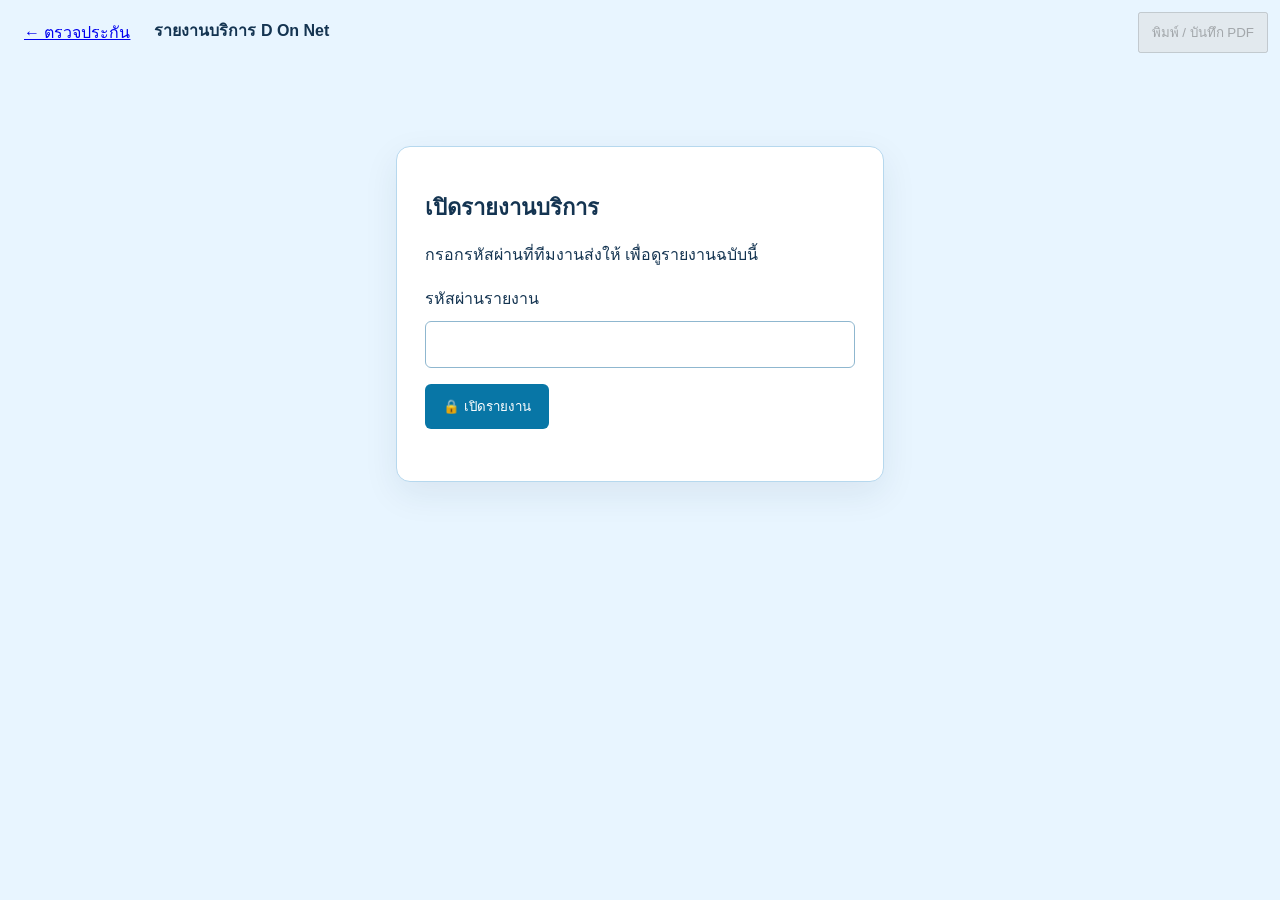
<file: service-report.html>
<!doctype html><html lang="th"><head><meta charset="utf-8"><meta name="viewport" content="width=device-width,initial-scale=1"><meta name="robots" content="noindex,nofollow"><meta name="referrer" content="no-referrer"><title>รายงานบริการ | D On Net</title><style>body{margin:0;font-family:Tahoma,sans-serif;background:#e8f5ff;color:#143451}.bar{display:flex;align-items:center;gap:12px;padding:12px;flex-wrap:wrap}.bar b{flex:1}button,a{padding:8px 12px}iframe{width:100%;height:calc(100dvh - 65px);border:0;background:white}#message{padding:18px}button{cursor:pointer}.unlock{max-width:430px;margin:9vh auto;background:white;padding:28px;border:1px solid #b6d8ee;border-radius:14px;box-shadow:0 12px 35px #14345114}.unlock h1{font-size:22px}.unlock p{line-height:1.8}.unlock input{display:block;box-sizing:border-box;width:100%;padding:12px;margin:10px 0 16px;border:1px solid #8fb7cf;border-radius:6px;font-size:18px}.unlock button{background:#0876a6;color:white;border:0;border-radius:6px;padding:12px 18px}.unlock #message{padding:12px 0;color:#9b3f19}@media(max-width:500px){.unlock{margin:24px 12px}}</style></head><body><div class="bar"><a href="warranty.html">← ตรวจประกัน</a><b>รายงานบริการ D On Net<small id="access-expiry" style="display:block;font-weight:normal;font-size:12px;margin-top:5px"></small></b><button id="withdraw" hidden>ปิดการเข้าถึงรายงานบน Web</button><button id="print" disabled>พิมพ์ / บันทึก PDF</button></div><form id="unlock" class="unlock"><h1>เปิดรายงานบริการ</h1><p>กรอกรหัสผ่านที่ทีมงานส่งให้ เพื่อดูรายงานฉบับนี้</p><label for="password">รหัสผ่านรายงาน</label><input id="password" type="password" required minlength="12" maxlength="128" autocomplete="off"><button id="unlock-button" type="submit">🔒 เปิดรายงาน</button><div id="message" role="status"></div></form><iframe id="report" title="รายงานบริการ" hidden></iframe><script src="warranty-config.js?v=service1"></script><script src="assets/reports/donnet-report.js?v=strings44_20261115"></script><script src="service-report.js?v=expiry20261115"></script></body></html>
</file>
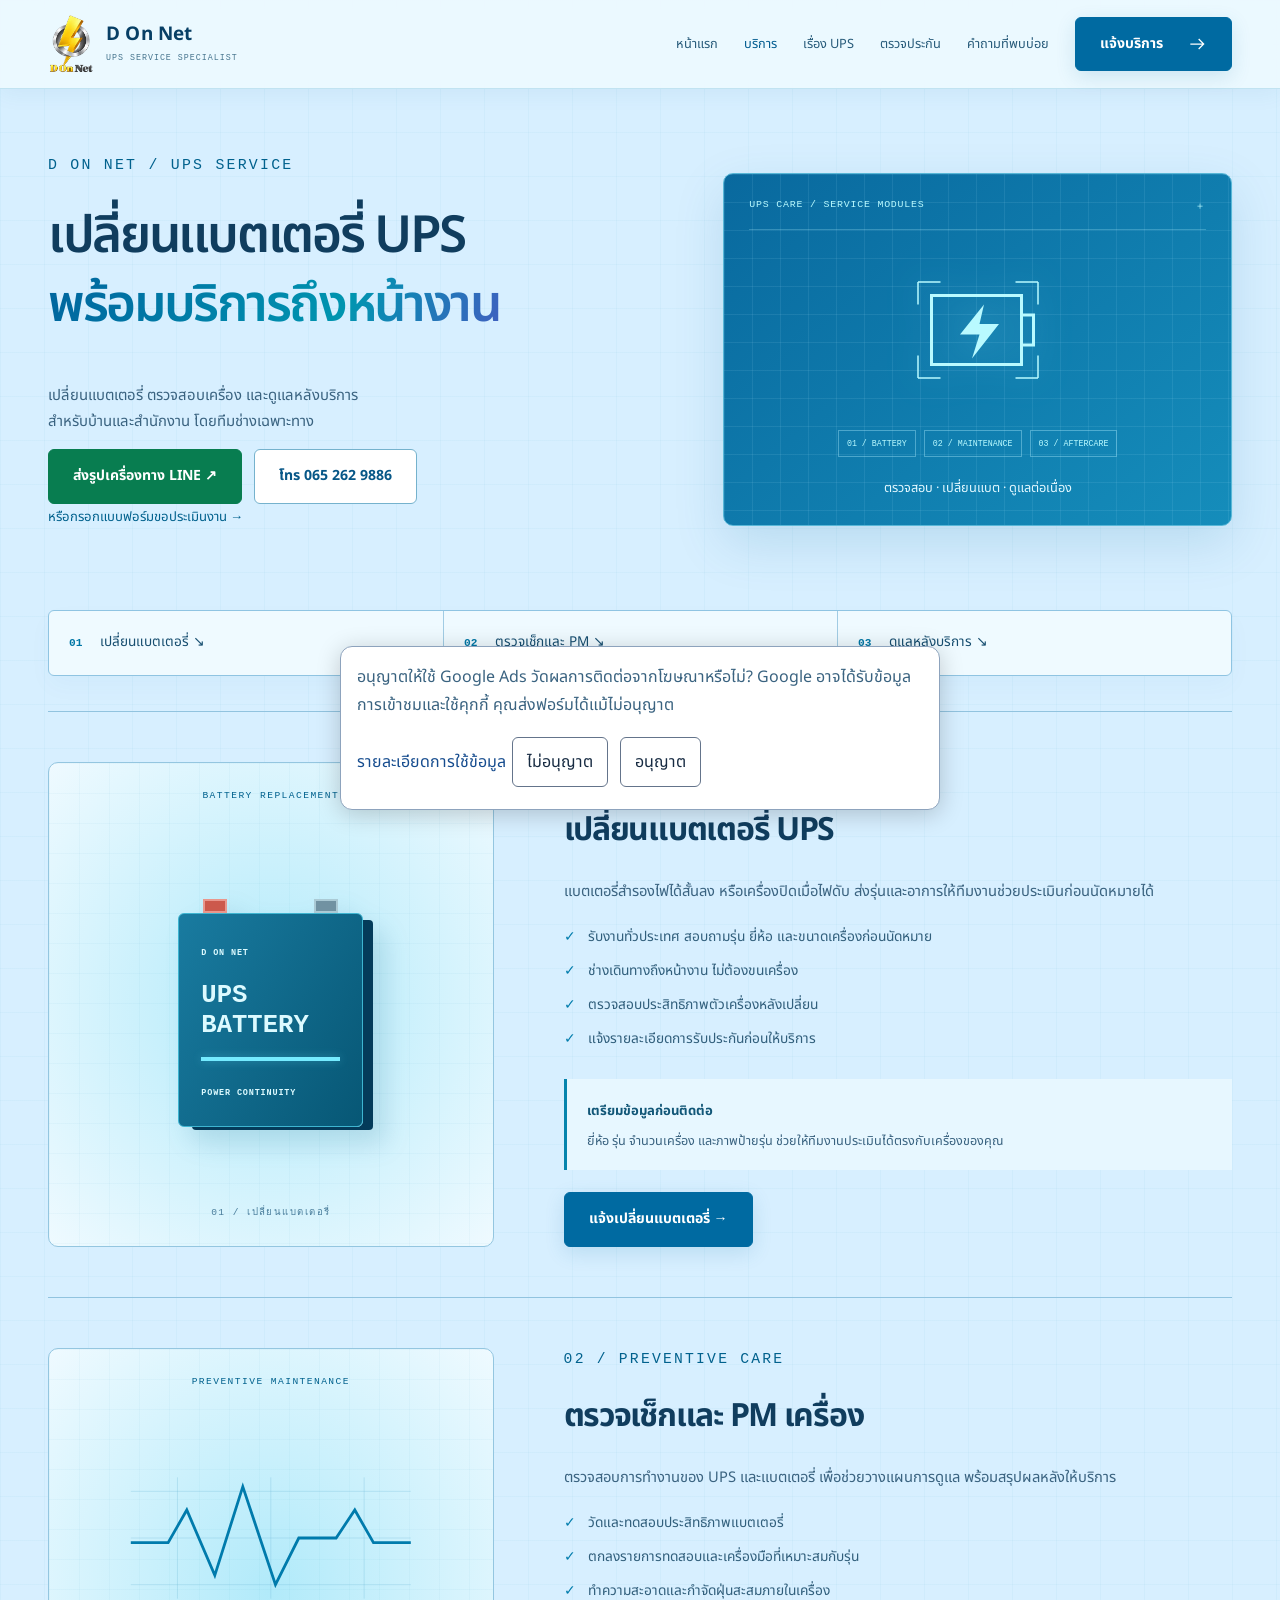
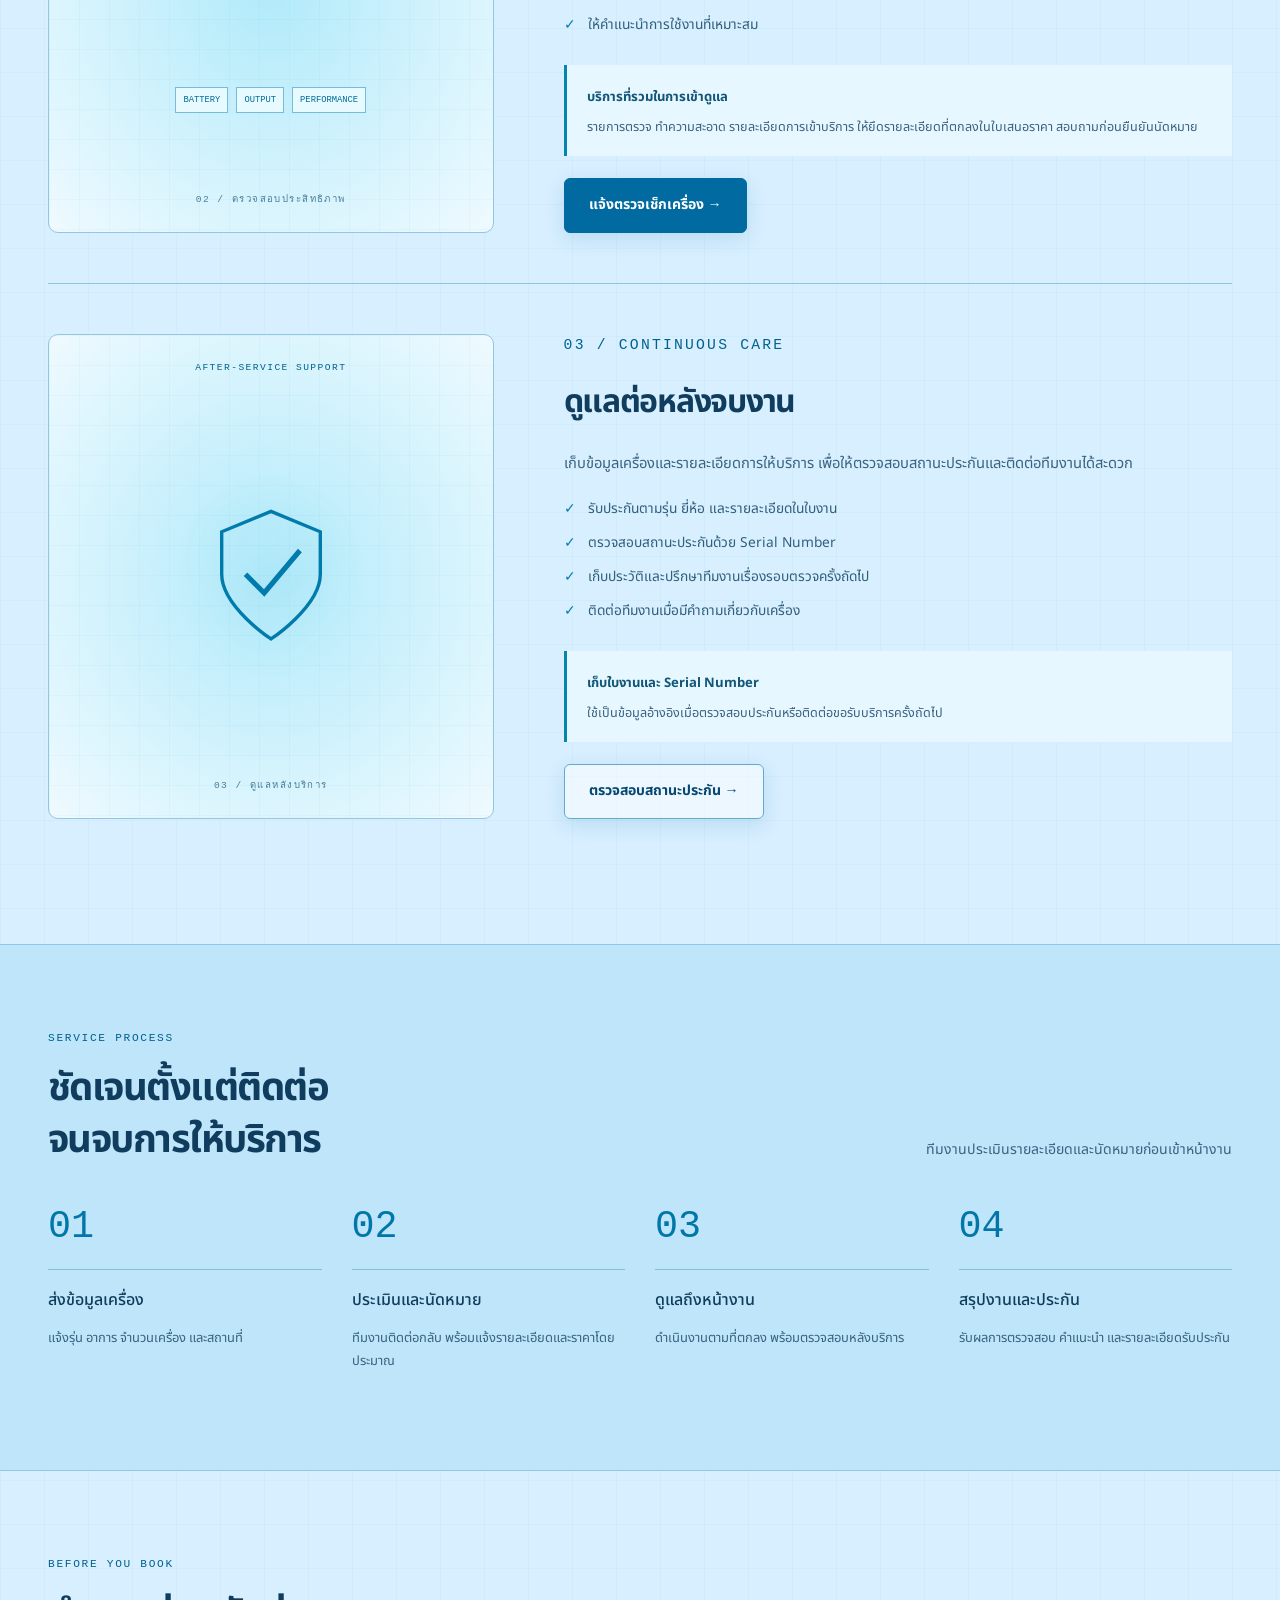
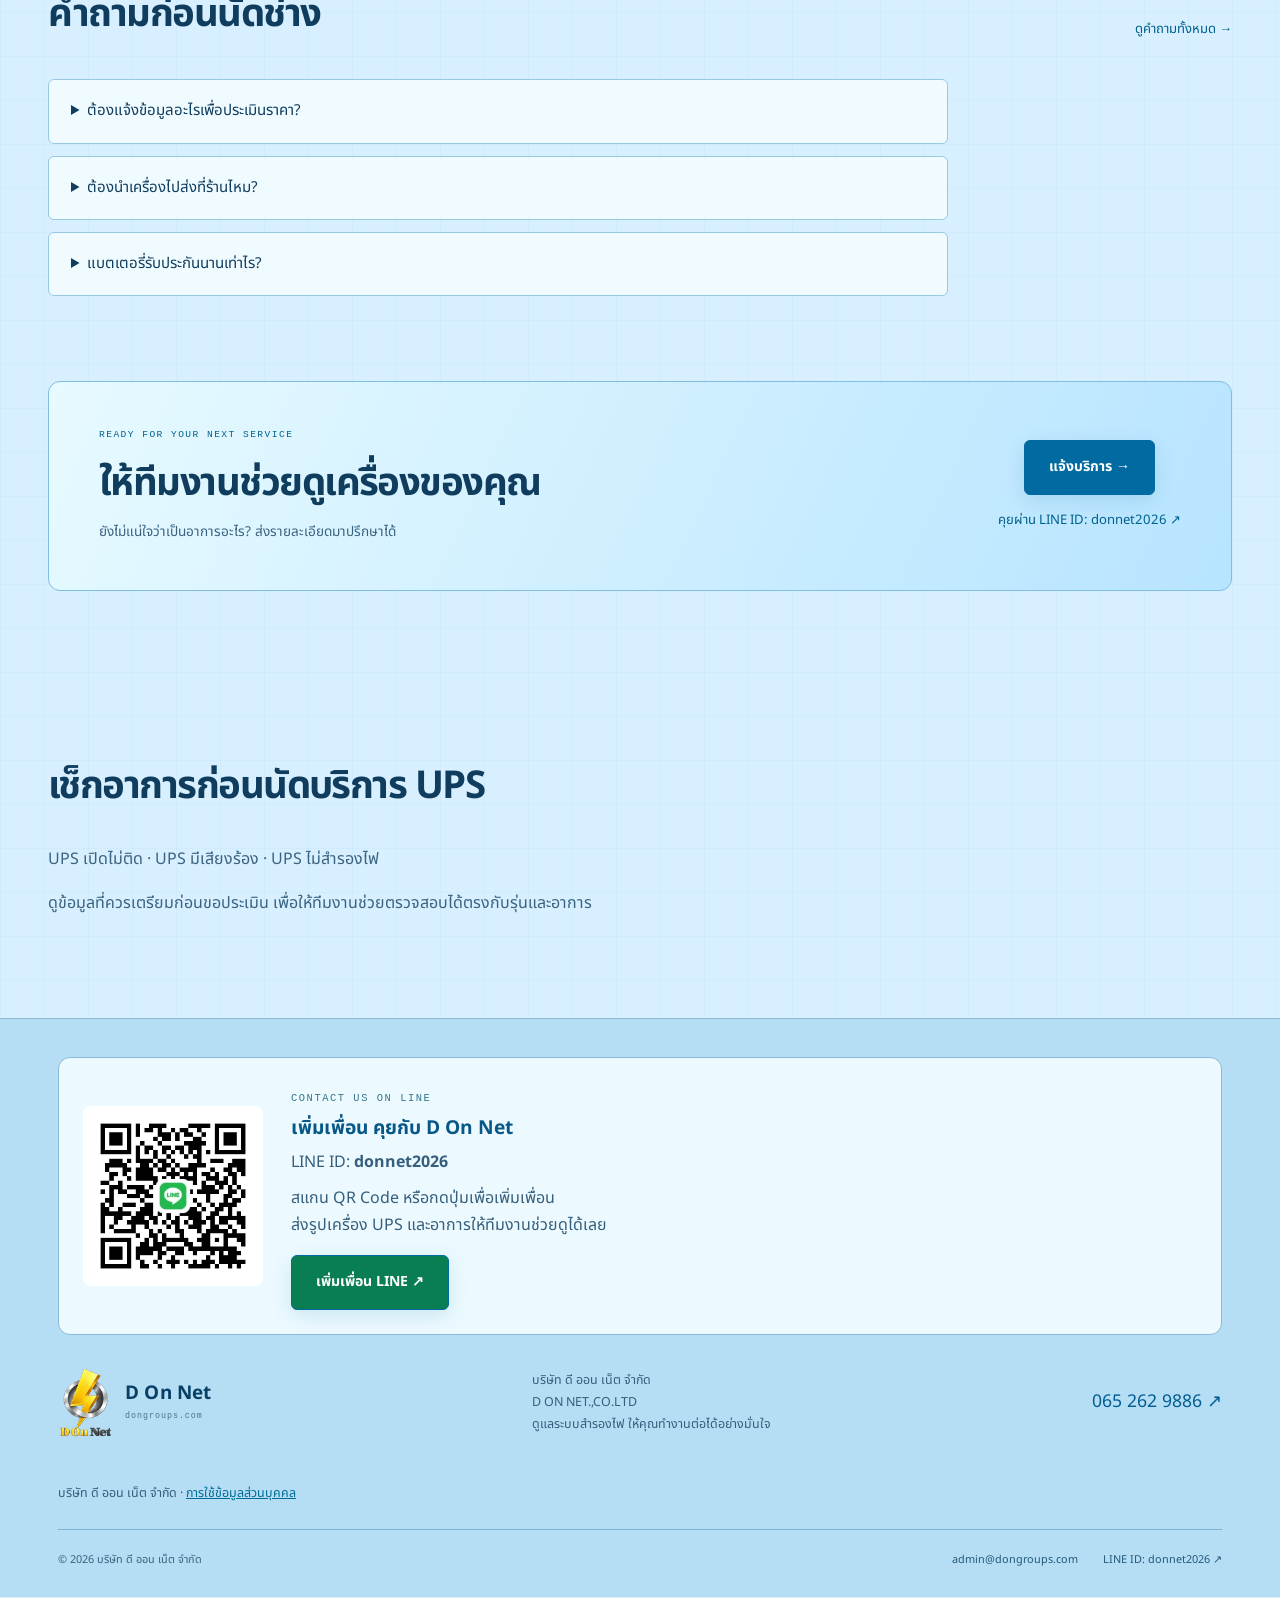
<file: services.html>
<!DOCTYPE html><html lang="th"><head><meta charset="UTF-8"><meta name="viewport" content="width=device-width,initial-scale=1"><title>บริการเปลี่ยนแบตเตอรี่ UPS ตรวจเช็กและ PM | D On Net</title><meta name="description" content="รายละเอียดบริการเปลี่ยนแบตเตอรี่ UPS ตรวจเช็กและบำรุงรักษาเครื่อง พร้อมขั้นตอนขอใบเสนอราคาและนัดหมายตามรุ่น จำนวนเครื่อง และพื้นที่ให้บริการ"><link rel="icon" type="image/png" sizes="96x96" href="favicon.png"><link rel="shortcut icon" href="favicon.ico"><link rel="apple-touch-icon" sizes="192x192" href="apple-touch-icon.png"><link rel="preconnect" href="https://fonts.googleapis.com"><link rel="preconnect" href="https://fonts.gstatic.com" crossorigin><link href="https://fonts.googleapis.com/css2?family=Noto+Sans+Thai:wght@400;500;600;700;800&display=swap" rel="stylesheet"><link rel="stylesheet" href="site.css"><link rel="stylesheet" href="azure.css?v=line20261031"><link rel="stylesheet" href="services.css?v=ads20261104"><link rel="stylesheet" href="contact.css?v=ads20261031"><script defer src="analytics-config.js?v=tag20261102"></script><script defer src="measurement.js?v=consent20261102"></script><link rel="canonical" href="https://www.dongroups.com/services.html"><meta property="og:type" content="website"><meta property="og:locale" content="th_TH"><meta property="og:site_name" content="D On Net"><meta property="og:title" content="บริการเปลี่ยนแบตเตอรี่ UPS ตรวจเช็กและ PM | D On Net"><meta property="og:description" content="รายละเอียดบริการเปลี่ยนแบตเตอรี่ UPS ตรวจเช็กและบำรุงรักษาเครื่อง พร้อมขั้นตอนขอใบเสนอราคาและนัดหมายตามรุ่น จำนวนเครื่อง และพื้นที่ให้บริการ"><meta property="og:url" content="https://www.dongroups.com/services.html"><script type="application/ld+json">{"@context":"https://schema.org","@graph":[{"@type":"Organization","@id":"https://www.dongroups.com/#organization","name":"D On Net","legalName":"บริษัท ดี ออน เน็ต จำกัด","url":"https://www.dongroups.com/","logo":"https://www.dongroups.com/assets/d-on-net-business-logo-1200.png","telephone":"+66652629886","email":"admin@dongroups.com"},{"@type":"WebPage","@id":"https://www.dongroups.com/services.html#webpage","url":"https://www.dongroups.com/services.html","name":"บริการเปลี่ยนแบตเตอรี่ UPS ตรวจเช็กและ PM | D On Net","description":"รายละเอียดบริการเปลี่ยนแบตเตอรี่ UPS ตรวจเช็กและบำรุงรักษาเครื่อง พร้อมขั้นตอนขอใบเสนอราคาและนัดหมายตามรุ่น จำนวนเครื่อง และพื้นที่ให้บริการ","inLanguage":"th","publisher":{"@id":"https://www.dongroups.com/#organization"}}]}</script></head><body><a class="skip" href="#main">ข้ามไปเนื้อหา</a><header class="site-header"><div class="nav-shell"><a class="logo company-logo" href="index.html" aria-label="D On Net หน้าแรก"><img src="assets/d-on-net-logo-small.webp" alt="โลโก้ D On Net" width="1080" height="1482"><span>D On Net<small>UPS SERVICE SPECIALIST</small></span></a><button class="menu-toggle" aria-controls="site-menu" aria-expanded="false" aria-label="เปิดเมนู">☰</button><nav id="site-menu" class="site-menu" aria-label="เมนูหลัก"><a href="index.html" >หน้าแรก</a><a href="services.html" aria-current="page">บริการ</a><a href="ups-info.html" >เรื่อง UPS</a><a href="warranty.html" >ตรวจประกัน</a><a href="faq.html" >คำถามที่พบบ่อย</a><a class="button small" href="submit.html">แจ้งบริการ <svg viewBox="0 0 24 24" fill="none" stroke="currentColor" stroke-width="1.5" aria-hidden="true"><path d="M4 12h16m-6-6 6 6-6 6"/></svg></a></nav></div></header><main id="main"><section class="service-hero wrap">
  <div><p class="eyebrow">D ON NET / UPS SERVICE</p><h1>เปลี่ยนแบตเตอรี่ UPS<br><span class="gradient-text">พร้อมบริการถึงหน้างาน</span></h1><p>เปลี่ยนแบตเตอรี่ ตรวจสอบเครื่อง และดูแลหลังบริการ<br>สำหรับบ้านและสำนักงาน โดยทีมช่างเฉพาะทาง</p><div class="hero-actions"><a class="button" href="https://line.me/ti/p/7WVA7WKmYW" target="_blank" rel="noopener">ส่งรูปเครื่องทาง LINE ↗</a><a class="button secondary" href="tel:0652629886">โทร 065 262 9886</a></div><p><a class="text-link" href="submit.html?service=battery">หรือกรอกแบบฟอร์มขอประเมินงาน →</a></p></div>
  <div class="service-console" aria-label="บริการดูแล UPS ครบวงจร"><div class="console-header"><span>UPS CARE / SERVICE MODULES</span><span aria-hidden="true">＋</span></div><div class="console-symbol" aria-hidden="true"><svg viewBox="0 0 100 100" fill="none"><path d="M19 27h60v46H19zM79 40h8v20h-8" stroke="currentColor" stroke-width="2"/><path d="m54 33-16 20h13l-5 16 18-23H51z" fill="currentColor"/><path d="M10 18h15M10 18v15m80-15H75m15 0v15M10 82h15M10 82V67m80 15H75m15 0V67" stroke="currentColor"/></svg></div><div class="console-modules"><span>01 / BATTERY</span><span>02 / MAINTENANCE</span><span>03 / AFTERCARE</span></div><p>ตรวจสอบ · เปลี่ยนแบต · ดูแลต่อเนื่อง</p></div>
</section>
<nav class="service-jump wrap" aria-label="เลือกดูบริการ"><a href="#service-01"><span>01</span> เปลี่ยนแบตเตอรี่ ↘</a><a href="#service-02"><span>02</span> ตรวจเช็กและ PM ↘</a><a href="#service-03"><span>03</span> ดูแลหลังบริการ ↘</a></nav>
<section class="wrap service-list">
  <article class="service-row" id="service-01"><div class="service-visual battery-visual" aria-hidden="true"><span class="eyebrow">BATTERY REPLACEMENT</span><div class="battery-block"><div class="battery-terminals"><i></i><i></i></div><div class="battery-front"><span>D ON NET</span><strong>UPS<br>BATTERY</strong><div class="battery-line"></div><small>POWER CONTINUITY</small></div></div><span class="code">01 / เปลี่ยนแบตเตอรี่</span></div><div><p class="eyebrow">01 / BATTERY CARE</p><h2>เปลี่ยนแบตเตอรี่ UPS</h2><p>แบตเตอรี่สำรองไฟได้สั้นลง หรือเครื่องปิดเมื่อไฟดับ ส่งรุ่นและอาการให้ทีมงานช่วยประเมินก่อนนัดหมายได้</p><ul class="check-list"><li>รับงานทั่วประเทศ สอบถามรุ่น ยี่ห้อ และขนาดเครื่องก่อนนัดหมาย</li><li>ช่างเดินทางถึงหน้างาน ไม่ต้องขนเครื่อง</li><li>ตรวจสอบประสิทธิภาพตัวเครื่องหลังเปลี่ยน</li><li>แจ้งรายละเอียดการรับประกันก่อนให้บริการ</li></ul><div class="service-note"><strong>เตรียมข้อมูลก่อนติดต่อ</strong><p>ยี่ห้อ รุ่น จำนวนเครื่อง และภาพป้ายรุ่น ช่วยให้ทีมงานประเมินได้ตรงกับเครื่องของคุณ</p></div><a class="button" href="submit.html?service=battery">แจ้งเปลี่ยนแบตเตอรี่ →</a></div></article>
  <article class="service-row" id="service-02"><div class="service-visual pm-visual" aria-hidden="true"><span class="eyebrow">PREVENTIVE MAINTENANCE</span><svg class="signal-graph" viewBox="0 0 320 150" fill="none"><path d="M10 25h300M10 75h300M10 125h300M60 10v130M160 10v130M260 10v130" stroke="#77bed8" stroke-opacity=".35"/><path d="M10 80h40l20-35 30 70 30-95 35 105 25-50h40l20-30 20 35h40" stroke="currentColor" stroke-width="3"/></svg><div class="pm-tags"><span>BATTERY</span><span>OUTPUT</span><span>PERFORMANCE</span></div><span class="code">02 / ตรวจสอบประสิทธิภาพ</span></div><div><p class="eyebrow">02 / PREVENTIVE CARE</p><h2>ตรวจเช็กและ PM เครื่อง</h2><p>ตรวจสอบการทำงานของ UPS และแบตเตอรี่ เพื่อช่วยวางแผนการดูแล พร้อมสรุปผลหลังให้บริการ</p><ul class="check-list"><li>วัดและทดสอบประสิทธิภาพแบตเตอรี่</li><li>ตกลงรายการทดสอบและเครื่องมือที่เหมาะสมกับรุ่น</li><li>ทำความสะอาดและกำจัดฝุ่นสะสมภายในเครื่อง</li><li>ให้คำแนะนำการใช้งานที่เหมาะสม</li></ul><div class="service-note"><strong>บริการที่รวมในการเข้าดูแล</strong><p>รายการตรวจ ทำความสะอาด รายละเอียดการเข้าบริการ ให้ยึดรายละเอียดที่ตกลงในใบเสนอราคา สอบถามก่อนยืนยันนัดหมาย</p></div><a class="button" href="submit.html?service=pm">แจ้งตรวจเช็กเครื่อง →</a></div></article>
  <article class="service-row" id="service-03"><div class="service-visual aftercare-visual" aria-hidden="true"><span class="eyebrow">AFTER-SERVICE SUPPORT</span><svg viewBox="0 0 100 100" fill="none"><path d="m50 12 29 12v25c0 19-29 38-29 38S21 68 21 49V24Z" stroke="currentColor" stroke-width="2"/><path d="m35 49 11 11 21-25" stroke="currentColor" stroke-width="3"/></svg><span class="code">03 / ดูแลหลังบริการ</span></div><div><p class="eyebrow">03 / CONTINUOUS CARE</p><h2>ดูแลต่อหลังจบงาน</h2><p>เก็บข้อมูลเครื่องและรายละเอียดการให้บริการ เพื่อให้ตรวจสอบสถานะประกันและติดต่อทีมงานได้สะดวก</p><ul class="check-list"><li>รับประกันตามรุ่น ยี่ห้อ และรายละเอียดในใบงาน</li><li>ตรวจสอบสถานะประกันด้วย Serial Number</li><li>เก็บประวัติและปรึกษาทีมงานเรื่องรอบตรวจครั้งถัดไป</li><li>ติดต่อทีมงานเมื่อมีคำถามเกี่ยวกับเครื่อง</li></ul><div class="service-note"><strong>เก็บใบงานและ Serial Number</strong><p>ใช้เป็นข้อมูลอ้างอิงเมื่อตรวจสอบประกันหรือติดต่อขอรับบริการครั้งถัดไป</p></div><a class="button secondary" href="warranty.html">ตรวจสอบสถานะประกัน →</a></div></article>
</section>
<section class="workflow section-space"><div class="wrap"><div class="section-heading"><div><p class="eyebrow">SERVICE PROCESS</p><h2>ชัดเจนตั้งแต่ติดต่อ<br>จนจบการให้บริการ</h2></div><p>ทีมงานประเมินรายละเอียดและนัดหมายก่อนเข้าหน้างาน</p></div><div class="steps"><article><span class="step-number">01</span><h3>ส่งข้อมูลเครื่อง</h3><p>แจ้งรุ่น อาการ จำนวนเครื่อง และสถานที่</p></article><article><span class="step-number">02</span><h3>ประเมินและนัดหมาย</h3><p>ทีมงานติดต่อกลับ พร้อมแจ้งรายละเอียดและราคาโดยประมาณ</p></article><article><span class="step-number">03</span><h3>ดูแลถึงหน้างาน</h3><p>ดำเนินงานตามที่ตกลง พร้อมตรวจสอบหลังบริการ</p></article><article><span class="step-number">04</span><h3>สรุปงานและประกัน</h3><p>รับผลการตรวจสอบ คำแนะนำ และรายละเอียดรับประกัน</p></article></div></div></section>
<section class="wrap section-space"><div class="section-heading"><div><p class="eyebrow">BEFORE YOU BOOK</p><h2>คำถามก่อนนัดช่าง</h2></div><a class="text-link" href="faq.html">ดูคำถามทั้งหมด →</a></div><div class="service-faq"><details><summary>ต้องแจ้งข้อมูลอะไรเพื่อประเมินราคา?</summary><p>แจ้งยี่ห้อ รุ่น จำนวนเครื่อง อาการ และสถานที่ หากมีรูปป้ายรุ่นหรือแบตเตอรี่ ส่งให้ทีมงานผ่าน LINE ได้</p></details><details><summary>ต้องนำเครื่องไปส่งที่ร้านไหม?</summary><p>มีบริการเดินทางถึงหน้างาน กรุณาแจ้งสถานที่เพื่อให้ทีมงานยืนยันรายละเอียดและนัดหมาย</p></details><details><summary>แบตเตอรี่รับประกันนานเท่าไร?</summary><p>ระยะเวลาขึ้นอยู่กับรุ่นและยี่ห้อที่เลือก ทีมงานจะแจ้งก่อนให้บริการ โดยยึดรายละเอียดตามใบงาน</p></details></div></section>
<section class="contact-banner wrap"><div><p class="eyebrow">READY FOR YOUR NEXT SERVICE</p><h2>ให้ทีมงานช่วยดูเครื่องของคุณ</h2><p>ยังไม่แน่ใจว่าเป็นอาการอะไร? ส่งรายละเอียดมาปรึกษาได้</p></div><div class="cta-actions"><a class="button" href="submit.html">แจ้งบริการ →</a><a class="text-link" href="https://line.me/ti/p/7WVA7WKmYW" target="_blank" rel="noopener">คุยผ่าน LINE ID: donnet2026 ↗</a></div></section>
<section class="wrap section-space"><h2>เช็กอาการก่อนนัดบริการ UPS</h2><p><a href="ups-info.html#ups-no-power">UPS เปิดไม่ติด</a> · <a href="ups-info.html#ups-beeping">UPS มีเสียงร้อง</a> · <a href="ups-info.html#ups-no-backup">UPS ไม่สำรองไฟ</a></p><p>ดูข้อมูลที่ควรเตรียมก่อนขอประเมิน เพื่อให้ทีมงานช่วยตรวจสอบได้ตรงกับรุ่นและอาการ</p></section></main><footer class="site-footer"><div class="line-contact"><a class="line-contact-qr" href="https://line.me/ti/p/7WVA7WKmYW" target="_blank" rel="noopener" aria-label="เพิ่มเพื่อน LINE donnet2026"><img src="assets/line-donnet2026-qr.jpg" alt="QR Code เพิ่มเพื่อน LINE ส่วนตัว donnet2026" width="574" height="574" loading="lazy"></a><div><p class="eyebrow">CONTACT US ON LINE</p><h3>เพิ่มเพื่อน คุยกับ D On Net</h3><p>LINE ID: <strong>donnet2026</strong><br></p><p>สแกน QR Code หรือกดปุ่มเพื่อเพิ่มเพื่อน<br>ส่งรูปเครื่อง UPS และอาการให้ทีมงานช่วยดูได้เลย</p><a class="button" href="https://line.me/ti/p/7WVA7WKmYW" target="_blank" rel="noopener">เพิ่มเพื่อน LINE ↗</a></div></div><div class="footer-top"><a class="logo company-logo" href="index.html"><img src="assets/d-on-net-logo-small.webp" alt="โลโก้ D On Net" width="1080" height="1482"><span>D On Net<small>dongroups.com</small></span></a><p>บริษัท ดี ออน เน็ต จำกัด<br><span lang="en">D ON NET.,CO.LTD</span><br>ดูแลระบบสำรองไฟ ให้คุณทำงานต่อได้อย่างมั่นใจ</p><a href="tel:0652629886">065 262 9886 ↗</a></div><p class="ads-company-note">บริษัท ดี ออน เน็ต จำกัด · <a href="privacy.html">การใช้ข้อมูลส่วนบุคคล</a></p><div class="footer-bottom"><span>© 2026 บริษัท ดี ออน เน็ต จำกัด</span><div><a href="mailto:admin@dongroups.com">admin@dongroups.com</a><a href="https://line.me/ti/p/7WVA7WKmYW" target="_blank" rel="noopener">LINE ID: donnet2026 ↗</a></div></div></footer><script src="service-config.js?v=ads20261031"></script><script src="site.js"></script><script src="contact.js?v=ads20261031"></script><nav class="mobile-contact" aria-label="ติดต่อทีมงาน"><a class="button" href="https://line.me/ti/p/7WVA7WKmYW" target="_blank" rel="noopener">ส่งรูปทาง LINE ↗</a><a class="button secondary" href="tel:0652629886">โทร 065 262 9886</a></nav></body></html>
</file>
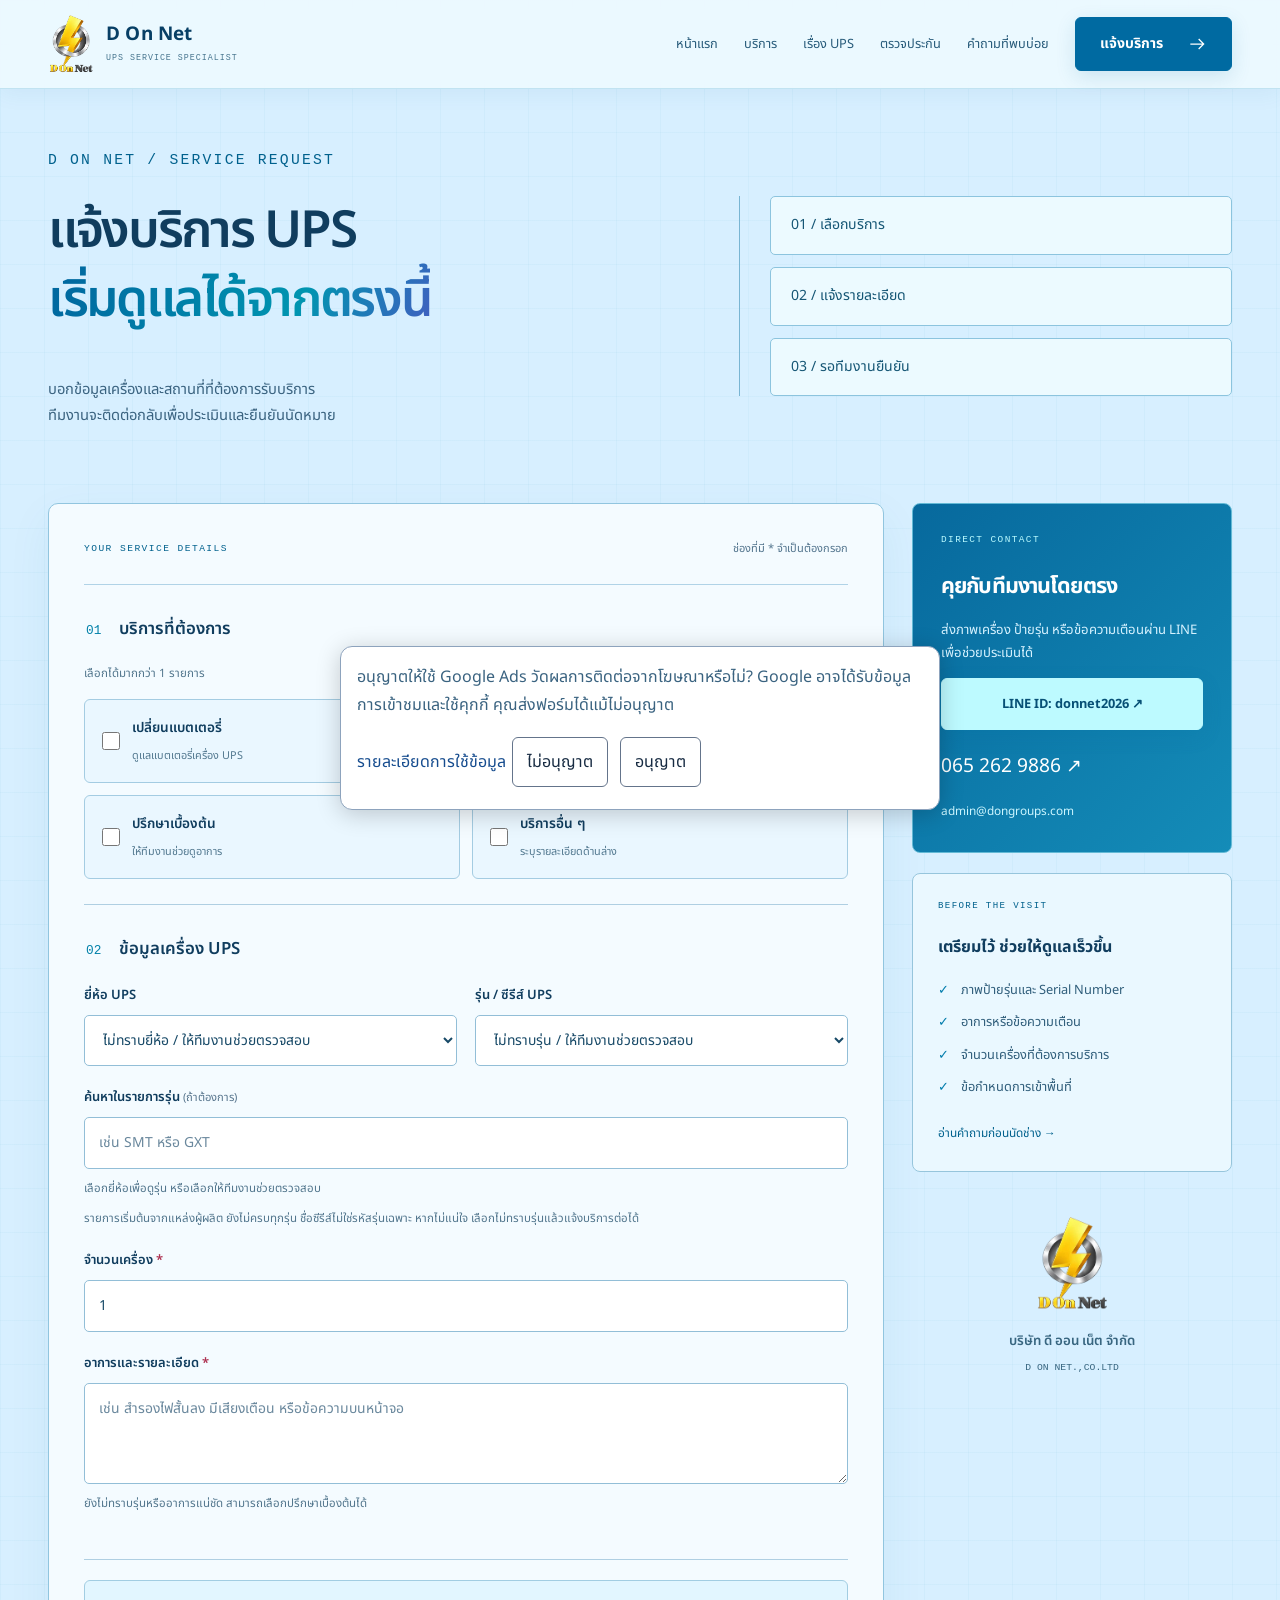
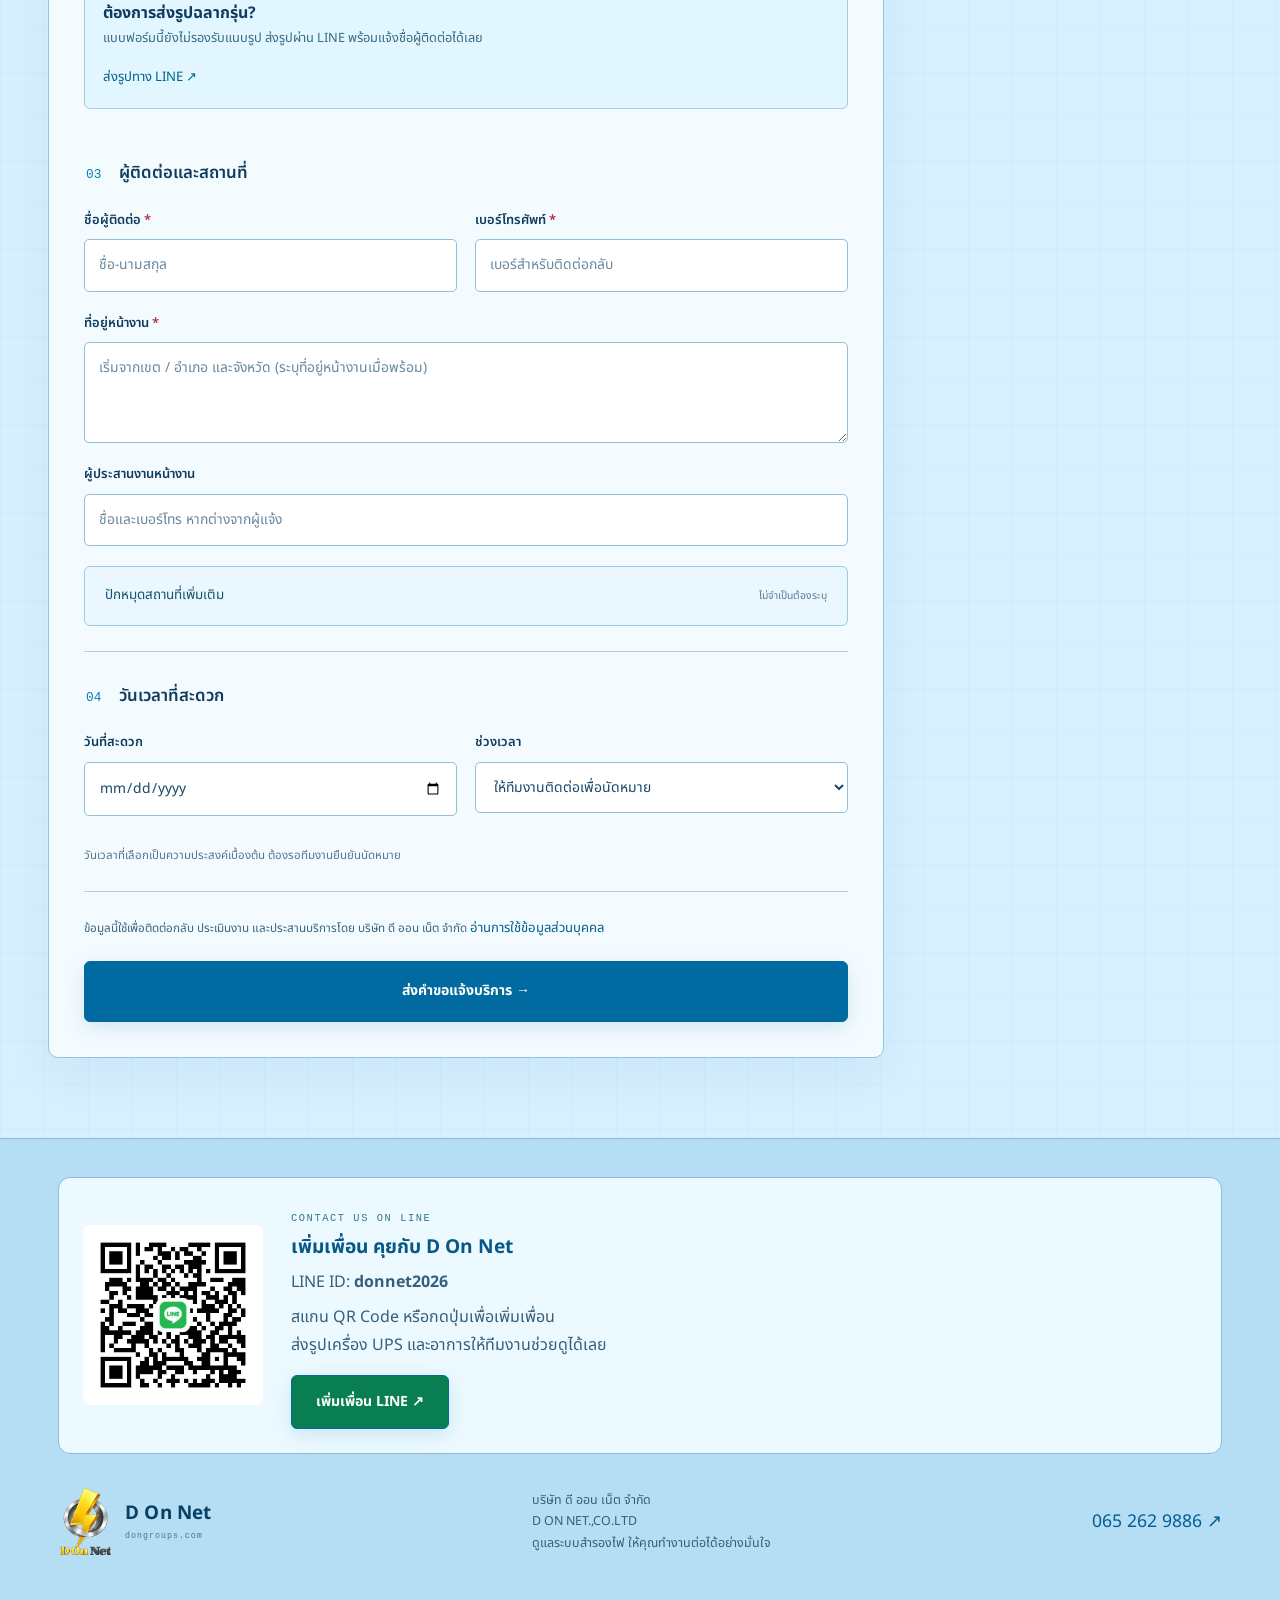
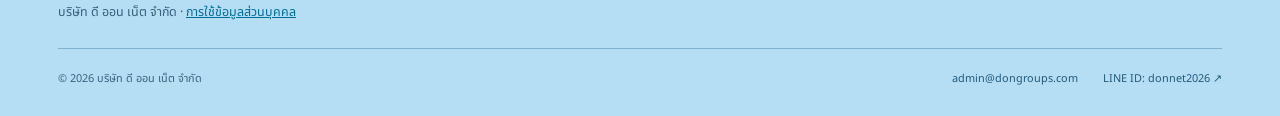
<file: submit.html>
<!DOCTYPE html><html lang="th"><head><meta charset="UTF-8"><meta name="viewport" content="width=device-width,initial-scale=1"><title>ขอใบเสนอราคาเปลี่ยนแบตเตอรี่ UPS | D On Net</title><meta name="description" content="ส่งรุ่น UPS อาการ จำนวนเครื่อง และพื้นที่หน้างาน เพื่อขอประเมินบริการเปลี่ยนแบตเตอรี่หรือตรวจเช็กเครื่อง หรือส่งรูปให้ทีมงานทาง LINE donnet2026"><link rel="icon" type="image/png" sizes="96x96" href="favicon.png"><link rel="shortcut icon" href="favicon.ico"><link rel="apple-touch-icon" sizes="192x192" href="apple-touch-icon.png"><link rel="preconnect" href="https://fonts.googleapis.com"><link rel="preconnect" href="https://fonts.gstatic.com" crossorigin><link href="https://fonts.googleapis.com/css2?family=Noto+Sans+Thai:wght@400;500;600;700;800&display=swap" rel="stylesheet"><link rel="stylesheet" href="site.css"><link rel="stylesheet" href="azure.css?v=line20261031"><link rel="stylesheet" href="request.css?v=handoff20261104"><link rel="stylesheet" href="contact.css?v=ads20261031"><script defer src="analytics-config.js?v=tag20261102"></script><script defer src="measurement.js?v=consent20261102"></script><link rel="canonical" href="https://www.dongroups.com/submit.html"><meta property="og:type" content="website"><meta property="og:locale" content="th_TH"><meta property="og:site_name" content="D On Net"><meta property="og:title" content="ขอใบเสนอราคาเปลี่ยนแบตเตอรี่ UPS | D On Net"><meta property="og:description" content="ส่งรุ่น UPS อาการ จำนวนเครื่อง และพื้นที่หน้างาน เพื่อขอประเมินบริการเปลี่ยนแบตเตอรี่หรือตรวจเช็กเครื่อง หรือส่งรูปให้ทีมงานทาง LINE donnet2026"><meta property="og:url" content="https://www.dongroups.com/submit.html"><script type="application/ld+json">{"@context":"https://schema.org","@graph":[{"@type":"Organization","@id":"https://www.dongroups.com/#organization","name":"D On Net","legalName":"บริษัท ดี ออน เน็ต จำกัด","url":"https://www.dongroups.com/","logo":"https://www.dongroups.com/assets/d-on-net-business-logo-1200.png","telephone":"+66652629886","email":"admin@dongroups.com"},{"@type":"WebPage","@id":"https://www.dongroups.com/submit.html#webpage","url":"https://www.dongroups.com/submit.html","name":"ขอใบเสนอราคาเปลี่ยนแบตเตอรี่ UPS | D On Net","description":"ส่งรุ่น UPS อาการ จำนวนเครื่อง และพื้นที่หน้างาน เพื่อขอประเมินบริการเปลี่ยนแบตเตอรี่หรือตรวจเช็กเครื่อง หรือส่งรูปให้ทีมงานทาง LINE donnet2026","inLanguage":"th","publisher":{"@id":"https://www.dongroups.com/#organization"}}]}</script></head><body><a class="skip" href="#main">ข้ามไปเนื้อหา</a><header class="site-header"><div class="nav-shell"><a class="logo company-logo" href="index.html" aria-label="D On Net หน้าแรก"><img src="assets/d-on-net-logo-small.webp" alt="โลโก้ D On Net" width="1080" height="1482"><span>D On Net<small>UPS SERVICE SPECIALIST</small></span></a><button class="menu-toggle" aria-controls="site-menu" aria-expanded="false" aria-label="เปิดเมนู">☰</button><nav id="site-menu" class="site-menu" aria-label="เมนูหลัก"><a href="index.html" >หน้าแรก</a><a href="services.html" >บริการ</a><a href="ups-info.html" >เรื่อง UPS</a><a href="warranty.html" >ตรวจประกัน</a><a href="faq.html" >คำถามที่พบบ่อย</a><a class="button small" href="submit.html">แจ้งบริการ <svg viewBox="0 0 24 24" fill="none" stroke="currentColor" stroke-width="1.5" aria-hidden="true"><path d="M4 12h16m-6-6 6 6-6 6"/></svg></a></nav></div></header><main id="main"><section class="request-hero wrap"><div><p class="eyebrow">D ON NET / SERVICE REQUEST</p><h1>แจ้งบริการ UPS<br><span class="gradient-text">เริ่มดูแลได้จากตรงนี้</span></h1><p>บอกข้อมูลเครื่องและสถานที่ที่ต้องการรับบริการ<br>ทีมงานจะติดต่อกลับเพื่อประเมินและยืนยันนัดหมาย</p></div><div class="request-route"><span>01 / เลือกบริการ</span><span>02 / แจ้งรายละเอียด</span><span>03 / รอทีมงานยืนยัน</span></div></section>
<section class="request-layout wrap"><div class="request-card"><div class="request-card-heading"><p class="eyebrow">YOUR SERVICE DETAILS</p><span>ช่องที่มี * จำเป็นต้องกรอก</span></div><form id="serviceForm" novalidate>
<fieldset class="request-section"><legend><span>01</span> บริการที่ต้องการ</legend><p class="field-description">เลือกได้มากกว่า 1 รายการ</p><div class="request-options"><label><input type="checkbox" id="s1" name="service" value="เปลี่ยนแบตเตอรี่ UPS"><span><strong>เปลี่ยนแบตเตอรี่</strong><small>ดูแลแบตเตอรี่เครื่อง UPS</small></span></label><label><input type="checkbox" id="s2" name="service" value="PM ตรวจสอบเครื่อง"><span><strong>ตรวจเช็กและ PM</strong><small>ตรวจสอบประสิทธิภาพเครื่อง</small></span></label><label><input type="checkbox" id="s3" name="service" value="ปรึกษา/ตรวจเช็กเบื้องต้น"><span><strong>ปรึกษาเบื้องต้น</strong><small>ให้ทีมงานช่วยดูอาการ</small></span></label><label><input type="checkbox" id="s4" name="service" value="อื่นๆ"><span><strong>บริการอื่น ๆ</strong><small>ระบุรายละเอียดด้านล่าง</small></span></label></div><p id="serviceError" class="field-error" hidden>กรุณาเลือกบริการอย่างน้อย 1 รายการ</p></fieldset>
<fieldset class="request-section"><legend><span>02</span> ข้อมูลเครื่อง UPS</legend><div class="request-field-row"><div class="request-field"><label for="brand">ยี่ห้อ UPS</label><select id="brand" name="brand"><option value="">ไม่ทราบยี่ห้อ / ให้ทีมงานช่วยตรวจสอบ</option></select></div><div class="request-field"><label for="model">รุ่น / ซีรีส์ UPS</label><select id="model" name="model"><option value="">ไม่ทราบรุ่น / ให้ทีมงานช่วยตรวจสอบ</option></select></div></div><div class="request-field" hidden><label for="brandCustom">ระบุยี่ห้ออื่น</label><input id="brandCustom" name="brandCustom" maxlength="120" disabled placeholder="ชื่อยี่ห้อบนเครื่อง"></div><div class="request-field" hidden><label for="modelCustom">ระบุรุ่น / Model</label><input id="modelCustom" name="modelCustom" maxlength="120" disabled placeholder="รหัสรุ่นบนป้ายเครื่อง"></div><div class="request-field"><label for="modelSearch">ค้นหาในรายการรุ่น <span class="optional-label">(ถ้าต้องการ)</span></label><input id="modelSearch" type="search" placeholder="เช่น SMT หรือ GXT" disabled><p id="modelCatalogHelp" class="field-description" role="status"></p><a id="modelSource" class="text-link catalog-source" target="_blank" rel="noopener" hidden>ดูข้อมูลจากผู้ผลิต ↗</a><p class="field-description">รายการเริ่มต้นจากแหล่งผู้ผลิต ยังไม่ครบทุกรุ่น ชื่อซีรีส์ไม่ใช่รหัสรุ่นเฉพาะ หากไม่แน่ใจ เลือกไม่ทราบรุ่นแล้วแจ้งบริการต่อได้</p></div><div class="request-field"><label for="quantity">จำนวนเครื่อง <span>*</span></label><input id="quantity" name="quantity" type="number" min="1" max="9999" step="1" inputmode="numeric" value="1" required></div><div class="request-field"><label for="detail">อาการและรายละเอียด</label><textarea required id="detail" name="detail" rows="3" maxlength="3000" placeholder="เช่น สำรองไฟสั้นลง มีเสียงเตือน หรือข้อความบนหน้าจอ"></textarea><p class="field-description">ยังไม่ทราบรุ่นหรืออาการแน่ชัด สามารถเลือกปรึกษาเบื้องต้นได้</p></div></fieldset>
<div class="ads-upload-note"><strong>ต้องการส่งรูปฉลากรุ่น?</strong><p>แบบฟอร์มนี้ยังไม่รองรับแนบรูป ส่งรูปผ่าน LINE พร้อมแจ้งชื่อผู้ติดต่อได้เลย</p><a class="text-link" href="https://line.me/ti/p/7WVA7WKmYW" target="_blank" rel="noopener">ส่งรูปทาง LINE ↗</a></div><fieldset class="request-section"><legend><span>03</span> ผู้ติดต่อและสถานที่</legend><div class="request-field-row"><div class="request-field"><label for="name">ชื่อผู้ติดต่อ <span>*</span></label><input id="name" name="name" autocomplete="name" required maxlength="150" placeholder="ชื่อ-นามสกุล"></div><div class="request-field"><label for="phone">เบอร์โทรศัพท์ <span>*</span></label><input id="phone" name="phone" type="tel" inputmode="tel" autocomplete="tel" required maxlength="25" placeholder="เบอร์สำหรับติดต่อกลับ"></div></div><div class="request-field"><label for="address">ที่อยู่หน้างาน <span>*</span></label><textarea id="address" name="address" autocomplete="street-address" rows="3" maxlength="2000" required placeholder="เริ่มจากเขต / อำเภอ และจังหวัด (ระบุที่อยู่หน้างานเมื่อพร้อม)"></textarea></div><div class="request-field"><label for="coordinator">ผู้ประสานงานหน้างาน</label><input id="coordinator" name="coordinator" maxlength="250" placeholder="ชื่อและเบอร์โทร หากต่างจากผู้แจ้ง"></div><details class="request-map-details"><summary>ปักหมุดสถานที่เพิ่มเติม <span>ไม่จำเป็นต้องระบุ</span></summary><div class="request-map-content"><p class="field-description">คลิกแผนที่หรือลากหมุดเพื่อระบุสถานที่ แผนที่ OpenStreetMap ไม่ต้องใช้ Google API Key</p><button type="button" class="button secondary" id="loadMap">เปิดแผนที่</button><div id="map" hidden aria-label="แผนที่เลือกสถานที่"></div><div class="map-actions"><button type="button" class="map-control" id="btnGPS" disabled>ใช้ตำแหน่งปัจจุบัน</button><a class="map-control" href="https://www.openstreetmap.org/" target="_blank" rel="noopener">ค้นหาสถานที่ใน OpenStreetMap ↗</a><button type="button" class="map-control" id="clearLocation" hidden>ล้างหมุด</button></div><p id="locationDisplay" role="status" class="field-description">กรอกที่อยู่และส่งคำขอได้โดยไม่ต้องปักหมุด</p><input type="hidden" id="lat" name="lat"><input type="hidden" id="lng" name="lng"><input type="hidden" id="mapLink" name="mapLink"></div></details></fieldset>
<fieldset class="request-section"><legend><span>04</span> วันเวลาที่สะดวก</legend><div class="request-field-row"><div class="request-field"><label for="preferDate">วันที่สะดวก</label><input type="date" id="preferDate" name="preferDate"></div><div class="request-field"><label for="preferTime">ช่วงเวลา</label><select id="preferTime" name="preferTime"><option value="">ให้ทีมงานติดต่อเพื่อนัดหมาย</option><option value="เช้า 9:00–12:00">เช้า 09:00–12:00</option><option value="บ่าย 13:00–17:00">บ่าย 13:00–17:00</option><option value="สะดวกทุกเวลา">สะดวกทุกเวลา</option></select></div></div><p class="field-description">วันเวลาที่เลือกเป็นความประสงค์เบื้องต้น ต้องรอทีมงานยืนยันนัดหมาย</p></fieldset>
<div id="formError" class="request-feedback error" role="alert" hidden></div><section id="serviceHandoff" class="request-feedback service-handoff" aria-labelledby="handoffTitle" hidden><h2 id="handoffTitle">ติดต่อทีมงานพร้อมรายละเอียดที่กรอก</h2><p>ยังไม่ถือว่าทีมงานได้รับคำขอ กรุณาส่งข้อความทาง LINE หรือโทรตรวจสอบก่อนส่งฟอร์มซ้ำ</p><label for="handoffText">ข้อความสำหรับส่งให้ทีมงาน</label><textarea id="handoffText" rows="8" readonly></textarea><div class="hero-actions"><button class="button" type="button" id="copyServiceDetails">คัดลอกรายละเอียด</button><a class="button secondary" href="https://line.me/ti/p/7WVA7WKmYW" target="_blank" rel="noopener">เปิด LINE donnet2026 ↗</a><a class="text-link" href="tel:0652629886">โทร 065 262 9886</a></div><p id="handoffStatus" role="status"></p></section><div class="request-submit"><p>ข้อมูลนี้ใช้เพื่อติดต่อกลับ ประเมินงาน และประสานบริการโดย บริษัท ดี ออน เน็ต จำกัด <a class="text-link" href="privacy.html">อ่านการใช้ข้อมูลส่วนบุคคล</a></p><button class="button" type="submit" id="btnSubmit">ส่งคำขอแจ้งบริการ →</button></div></form>
<div id="successMsg" class="request-feedback sent" role="status" hidden><p class="eyebrow">REQUEST RECEIVED / APPOINTMENT PENDING</p><h2>ระบบรับคำขอแล้ว</h2><p>กรุณารอทีมงานติดต่อกลับเพื่อประเมินงานและยืนยันนัดหมาย หากต้องการติดตาม ติดต่อผ่าน LINE หรือโทรพร้อมแจ้งชื่อผู้ติดต่อ</p><div class="request-sent-summary" id="sentSummary"></div><div class="hero-actions"><a class="button" href="https://line.me/ti/p/7WVA7WKmYW" target="_blank" rel="noopener">ติดตามผ่าน LINE ↗</a><a class="button secondary" href="tel:0652629886">โทร 065 262 9886</a></div><p class="field-description">การรับข้อมูลยังไม่ใช่การยืนยันราคาและนัดหมาย</p><button type="button" class="text-button" id="newRequest">เริ่มคำขอใหม่</button></div>
<noscript><p>ฟอร์มต้องใช้ JavaScript ติดต่อผ่าน <a href="tel:0652629886">065 262 9886</a> หรือ <a href="https://line.me/ti/p/7WVA7WKmYW">LINE</a> ได้โดยตรง</p></noscript></div>
<aside class="request-aside"><div class="request-support"><p class="eyebrow">DIRECT CONTACT</p><h2>คุยกับทีมงานโดยตรง</h2><p>ส่งภาพเครื่อง ป้ายรุ่น หรือข้อความเตือนผ่าน LINE เพื่อช่วยประเมินได้</p><a class="button" href="https://line.me/ti/p/7WVA7WKmYW" target="_blank" rel="noopener">LINE ID: donnet2026 ↗</a><a class="support-phone" href="tel:0652629886">065 262 9886 ↗</a><a class="text-link" href="mailto:admin@dongroups.com">admin@dongroups.com</a></div><div class="request-preparation"><p class="eyebrow">BEFORE THE VISIT</p><h3>เตรียมไว้ ช่วยให้ดูแลเร็วขึ้น</h3><ul class="check-list"><li>ภาพป้ายรุ่นและ Serial Number</li><li>อาการหรือข้อความเตือน</li><li>จำนวนเครื่องที่ต้องการบริการ</li><li>ข้อกำหนดการเข้าพื้นที่</li></ul><a class="text-link" href="faq.html">อ่านคำถามก่อนนัดช่าง →</a></div><div class="request-company"><img src="assets/d-on-net-logo-small.webp" alt="โลโก้ D On Net" width="1080" height="1482"><strong>บริษัท ดี ออน เน็ต จำกัด</strong><span>D ON NET.,CO.LTD</span></div></aside></section>
</main><footer class="site-footer"><div class="line-contact"><a class="line-contact-qr" href="https://line.me/ti/p/7WVA7WKmYW" target="_blank" rel="noopener" aria-label="เพิ่มเพื่อน LINE donnet2026"><img src="assets/line-donnet2026-qr.jpg" alt="QR Code เพิ่มเพื่อน LINE ส่วนตัว donnet2026" width="574" height="574" loading="lazy"></a><div><p class="eyebrow">CONTACT US ON LINE</p><h3>เพิ่มเพื่อน คุยกับ D On Net</h3><p>LINE ID: <strong>donnet2026</strong><br></p><p>สแกน QR Code หรือกดปุ่มเพื่อเพิ่มเพื่อน<br>ส่งรูปเครื่อง UPS และอาการให้ทีมงานช่วยดูได้เลย</p><a class="button" href="https://line.me/ti/p/7WVA7WKmYW" target="_blank" rel="noopener">เพิ่มเพื่อน LINE ↗</a></div></div><div class="footer-top"><a class="logo company-logo" href="index.html"><img src="assets/d-on-net-logo-small.webp" alt="โลโก้ D On Net" width="1080" height="1482"><span>D On Net<small>dongroups.com</small></span></a><p>บริษัท ดี ออน เน็ต จำกัด<br><span lang="en">D ON NET.,CO.LTD</span><br>ดูแลระบบสำรองไฟ ให้คุณทำงานต่อได้อย่างมั่นใจ</p><a href="tel:0652629886">065 262 9886 ↗</a></div><p class="ads-company-note">บริษัท ดี ออน เน็ต จำกัด · <a href="privacy.html">การใช้ข้อมูลส่วนบุคคล</a></p><div class="footer-bottom"><span>© 2026 บริษัท ดี ออน เน็ต จำกัด</span><div><a href="mailto:admin@dongroups.com">admin@dongroups.com</a><a href="https://line.me/ti/p/7WVA7WKmYW" target="_blank" rel="noopener">LINE ID: donnet2026 ↗</a></div></div></footer><script src="service-config.js?v=ads20261031"></script><script src="site.js"></script><script src="contact.js?v=ads20261031"></script><script src="ups-catalog.js"></script><script src="ups-picker.js"></script><script src="request.js?v=handoff20261104"></script><nav class="mobile-contact" aria-label="ติดต่อทีมงาน"><a class="button" href="https://line.me/ti/p/7WVA7WKmYW" target="_blank" rel="noopener">ส่งรูปทาง LINE ↗</a><a class="button secondary" href="tel:0652629886">โทร 065 262 9886</a></nav></body></html>
</file>
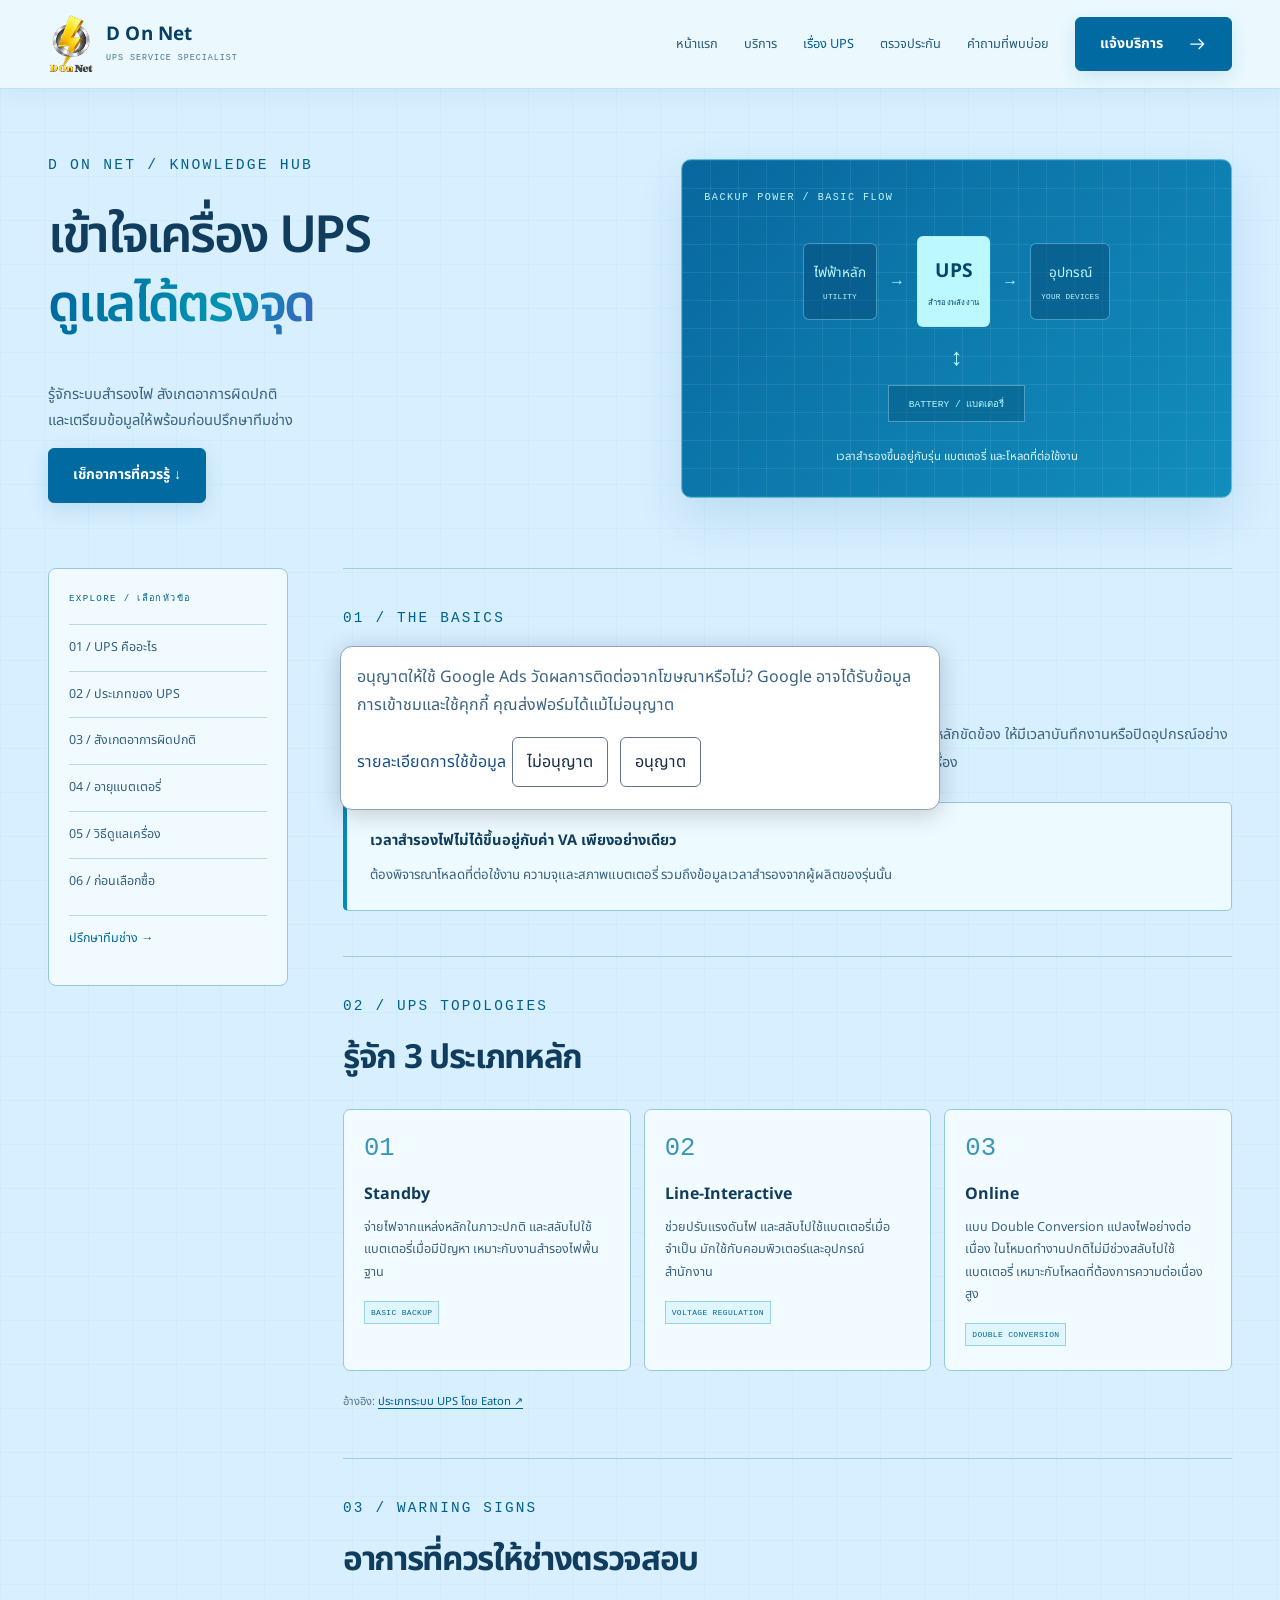
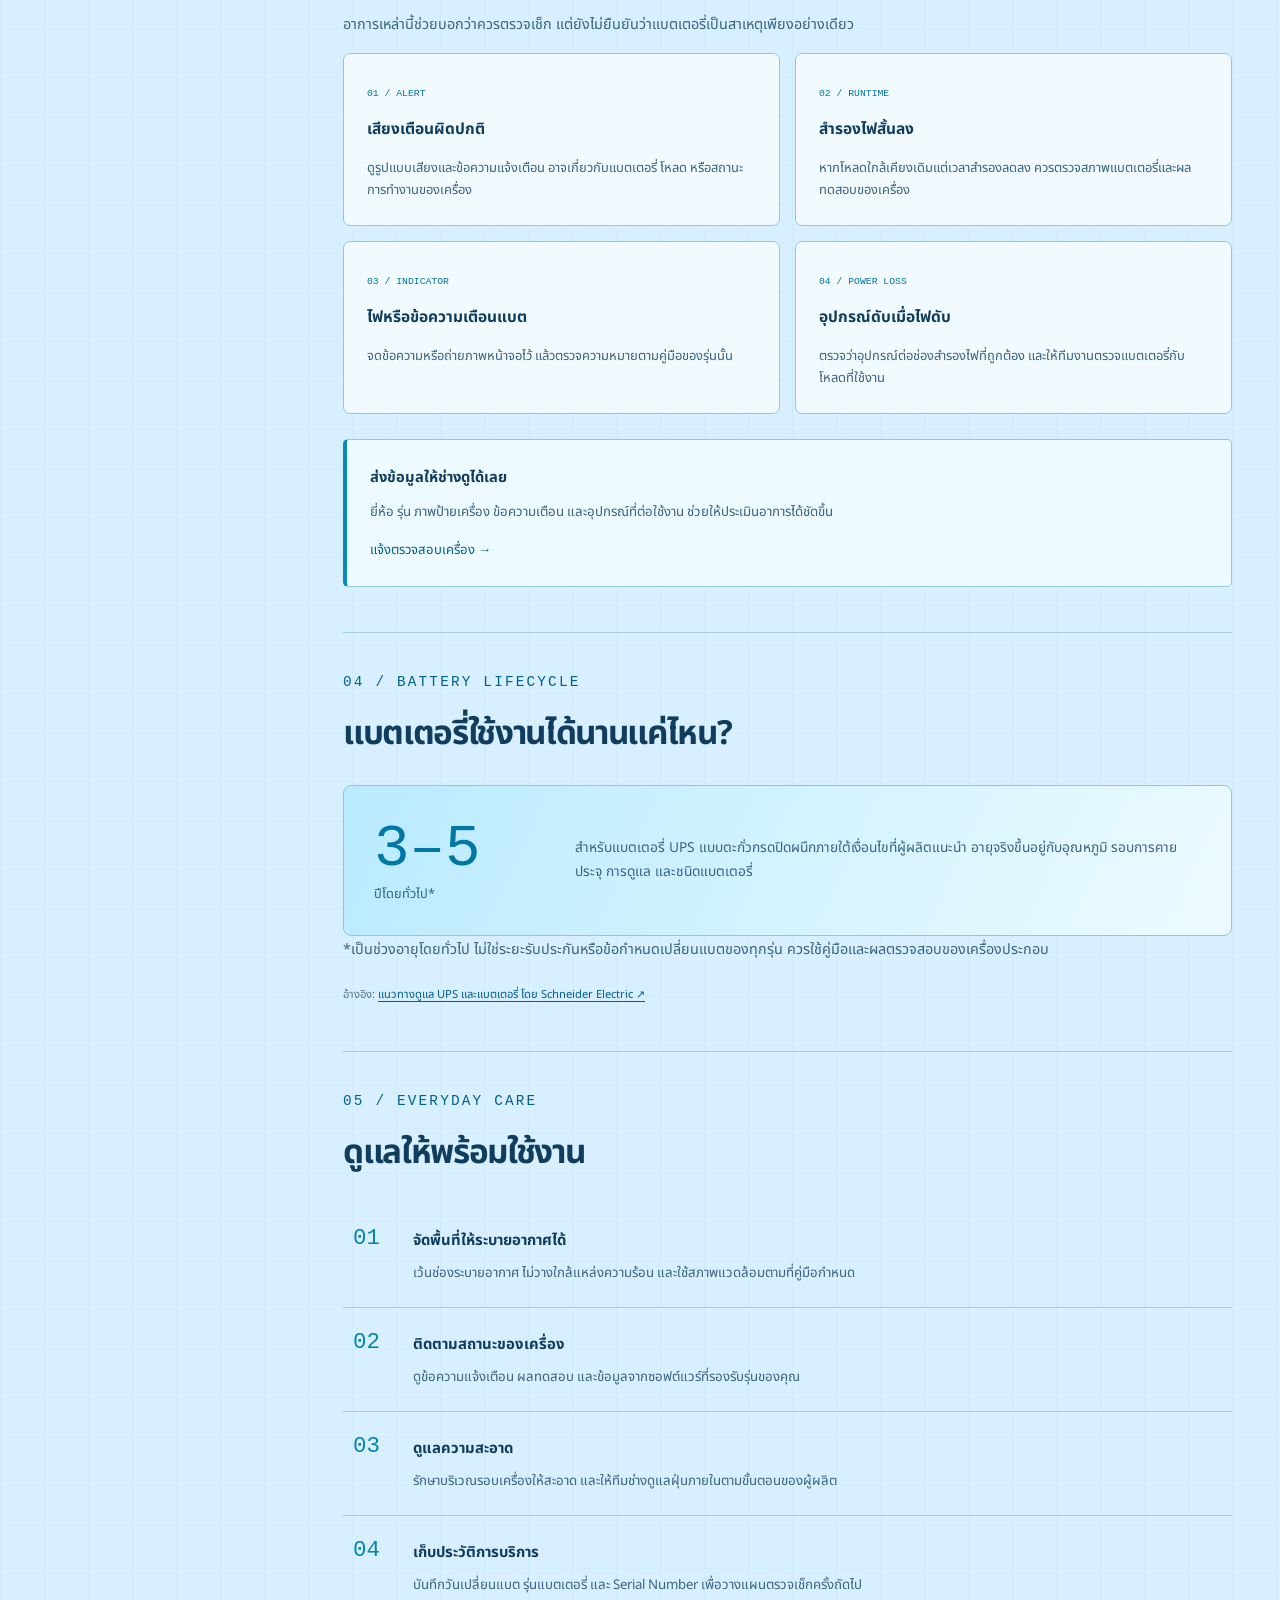
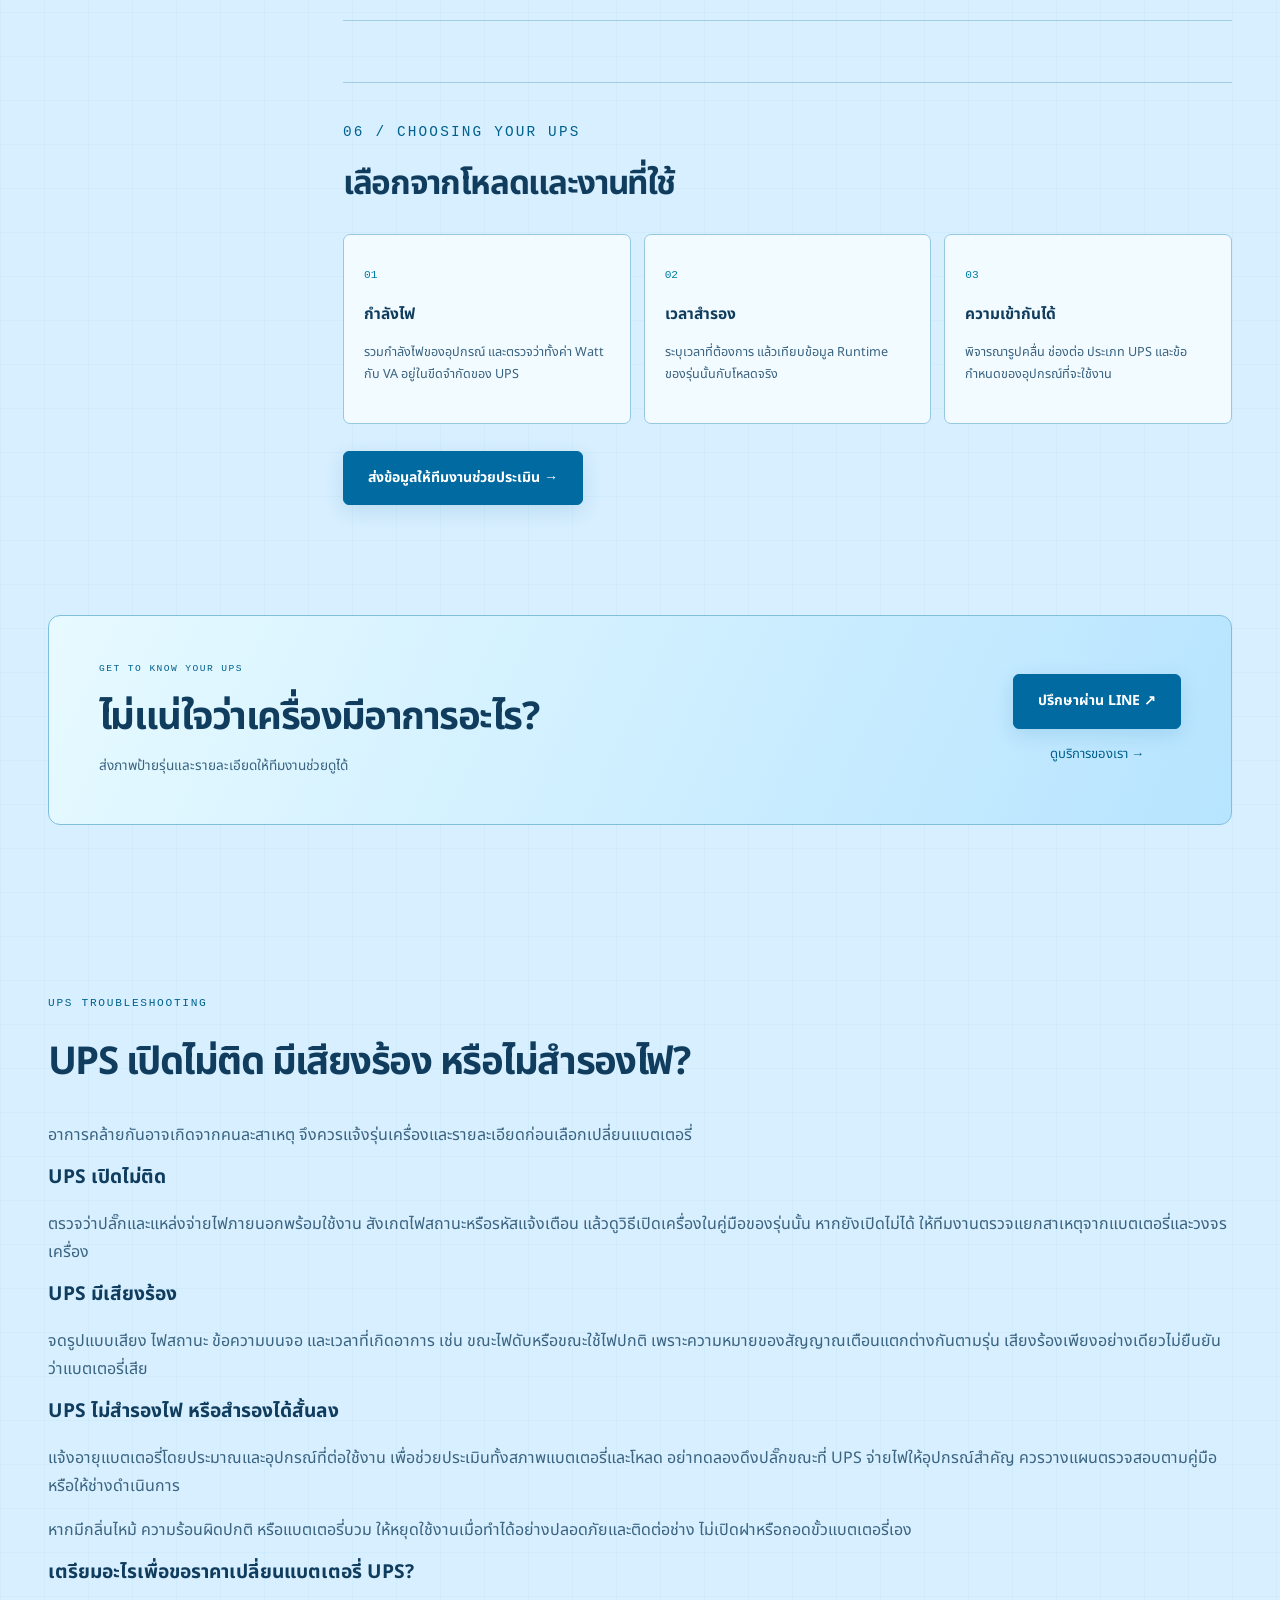
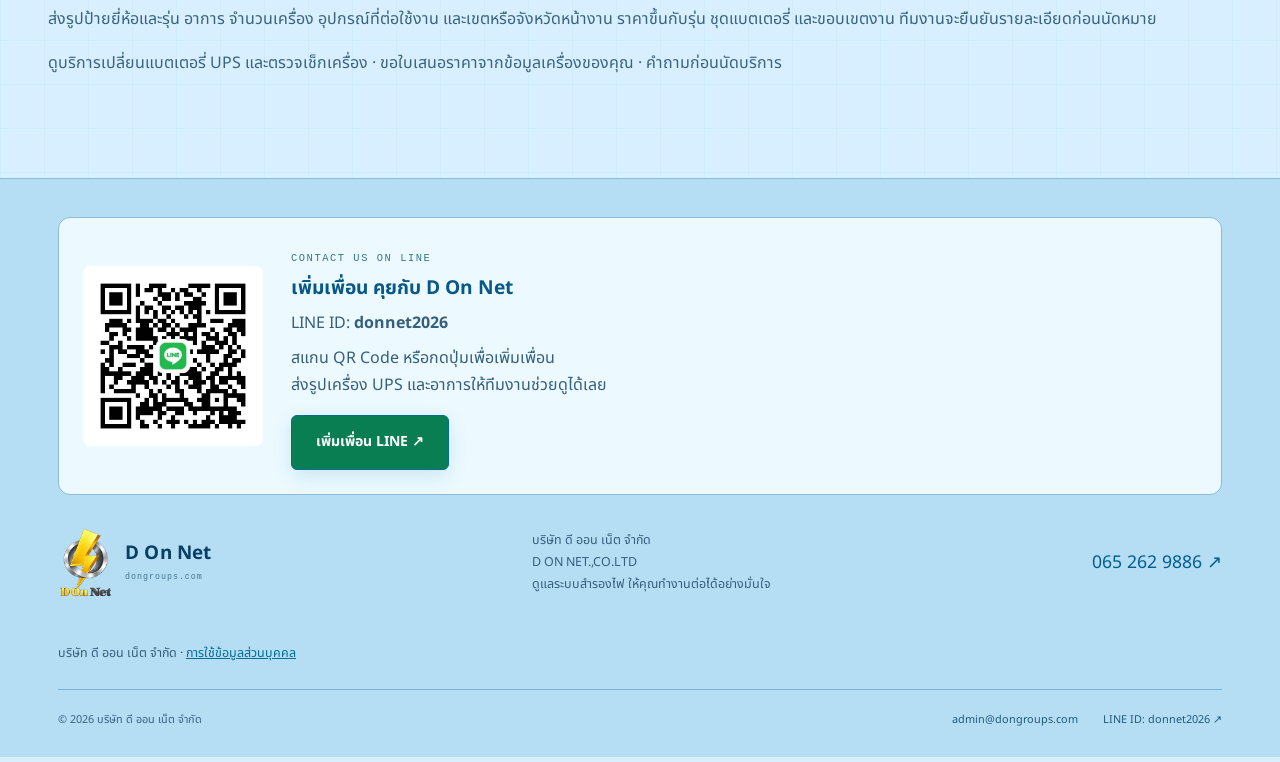
<file: ups-info.html>
<!DOCTYPE html><html lang="th"><head><meta charset="UTF-8"><meta name="viewport" content="width=device-width,initial-scale=1"><title>UPS เปิดไม่ติด มีเสียงร้อง ไม่สำรองไฟ ต้องเช็กอะไร | D On Net</title><meta name="description" content="รู้จักอาการ UPS เปิดไม่ติด มีเสียงร้อง และไม่สำรองไฟ สิ่งที่ควรสังเกตอย่างปลอดภัย และข้อมูลที่ต้องเตรียมก่อนขอประเมินเปลี่ยนแบตเตอรี่หรือตรวจเช็กเครื่อง"><link rel="icon" type="image/png" sizes="96x96" href="favicon.png"><link rel="shortcut icon" href="favicon.ico"><link rel="apple-touch-icon" sizes="192x192" href="apple-touch-icon.png"><link rel="preconnect" href="https://fonts.googleapis.com"><link rel="preconnect" href="https://fonts.gstatic.com" crossorigin><link href="https://fonts.googleapis.com/css2?family=Noto+Sans+Thai:wght@400;500;600;700;800&display=swap" rel="stylesheet"><link rel="stylesheet" href="site.css"><link rel="stylesheet" href="azure.css?v=line20261031"><link rel="stylesheet" href="knowledge.css"><link rel="stylesheet" href="contact.css?v=ads20261031"><script defer src="analytics-config.js?v=tag20261102"></script><script defer src="measurement.js?v=consent20261102"></script><link rel="canonical" href="https://www.dongroups.com/ups-info.html"><meta property="og:type" content="website"><meta property="og:locale" content="th_TH"><meta property="og:site_name" content="D On Net"><meta property="og:title" content="UPS เปิดไม่ติด มีเสียงร้อง ไม่สำรองไฟ ต้องเช็กอะไร | D On Net"><meta property="og:description" content="รู้จักอาการ UPS เปิดไม่ติด มีเสียงร้อง และไม่สำรองไฟ สิ่งที่ควรสังเกตอย่างปลอดภัย และข้อมูลที่ต้องเตรียมก่อนขอประเมินเปลี่ยนแบตเตอรี่หรือตรวจเช็กเครื่อง"><meta property="og:url" content="https://www.dongroups.com/ups-info.html"><script type="application/ld+json">{"@context":"https://schema.org","@graph":[{"@type":"Organization","@id":"https://www.dongroups.com/#organization","name":"D On Net","legalName":"บริษัท ดี ออน เน็ต จำกัด","url":"https://www.dongroups.com/","logo":"https://www.dongroups.com/assets/d-on-net-business-logo-1200.png","telephone":"+66652629886","email":"admin@dongroups.com"},{"@type":"WebPage","@id":"https://www.dongroups.com/ups-info.html#webpage","url":"https://www.dongroups.com/ups-info.html","name":"UPS เปิดไม่ติด มีเสียงร้อง ไม่สำรองไฟ ต้องเช็กอะไร | D On Net","description":"รู้จักอาการ UPS เปิดไม่ติด มีเสียงร้อง และไม่สำรองไฟ สิ่งที่ควรสังเกตอย่างปลอดภัย และข้อมูลที่ต้องเตรียมก่อนขอประเมินเปลี่ยนแบตเตอรี่หรือตรวจเช็กเครื่อง","inLanguage":"th","publisher":{"@id":"https://www.dongroups.com/#organization"}}]}</script></head><body><a class="skip" href="#main">ข้ามไปเนื้อหา</a><header class="site-header"><div class="nav-shell"><a class="logo company-logo" href="index.html" aria-label="D On Net หน้าแรก"><img src="assets/d-on-net-logo-small.webp" alt="โลโก้ D On Net" width="1080" height="1482"><span>D On Net<small>UPS SERVICE SPECIALIST</small></span></a><button class="menu-toggle" aria-controls="site-menu" aria-expanded="false" aria-label="เปิดเมนู">☰</button><nav id="site-menu" class="site-menu" aria-label="เมนูหลัก"><a href="index.html" >หน้าแรก</a><a href="services.html" >บริการ</a><a href="ups-info.html" aria-current="page">เรื่อง UPS</a><a href="warranty.html" >ตรวจประกัน</a><a href="faq.html" >คำถามที่พบบ่อย</a><a class="button small" href="submit.html">แจ้งบริการ <svg viewBox="0 0 24 24" fill="none" stroke="currentColor" stroke-width="1.5" aria-hidden="true"><path d="M4 12h16m-6-6 6 6-6 6"/></svg></a></nav></div></header><main id="main"><section class="knowledge-hero wrap"><div><p class="eyebrow">D ON NET / KNOWLEDGE HUB</p><h1>เข้าใจเครื่อง UPS<br><span class="gradient-text">ดูแลได้ตรงจุด</span></h1><p>รู้จักระบบสำรองไฟ สังเกตอาการผิดปกติ<br>และเตรียมข้อมูลให้พร้อมก่อนปรึกษาทีมช่าง</p><a class="button" href="#symptoms">เช็กอาการที่ควรรู้ ↓</a></div><div class="power-map"><p class="eyebrow">BACKUP POWER / BASIC FLOW</p><div class="flow-nodes"><span>ไฟฟ้าหลัก<small>UTILITY</small></span><b aria-hidden="true">→</b><span class="flow-ups">UPS<small>สำรองพลังงาน</small></span><b aria-hidden="true">→</b><span>อุปกรณ์<small>YOUR DEVICES</small></span></div><div class="flow-battery">↕<br><span>BATTERY / แบตเตอรี่</span></div><p>เวลาสำรองขึ้นอยู่กับรุ่น แบตเตอรี่ และโหลดที่ต่อใช้งาน</p></div></section>
<div class="knowledge-layout wrap"><nav class="knowledge-nav" aria-label="สารบัญเรื่อง UPS"><p class="eyebrow">EXPLORE / เลือกหัวข้อ</p><a href="#what">01 / UPS คืออะไร</a><a href="#types">02 / ประเภทของ UPS</a><a href="#symptoms">03 / สังเกตอาการผิดปกติ</a><a href="#lifespan">04 / อายุแบตเตอรี่</a><a href="#care">05 / วิธีดูแลเครื่อง</a><a href="#choose">06 / ก่อนเลือกซื้อ</a><a class="text-link" href="submit.html">ปรึกษาทีมช่าง →</a></nav><div class="knowledge-content">
<section class="knowledge-section" id="what"><p class="eyebrow">01 / THE BASICS</p><h2>UPS คืออะไร?</h2><p>UPS หรือ Uninterruptible Power Supply คือเครื่องสำรองไฟที่ใช้แบตเตอรี่ช่วยจ่ายพลังงานเมื่อไฟฟ้าหลักขัดข้อง ให้มีเวลาบันทึกงานหรือปิดอุปกรณ์อย่างเหมาะสม ความสามารถในการปรับคุณภาพไฟและช่วงเวลาสลับไปใช้แบตเตอรี่ขึ้นอยู่กับประเภทและรุ่นของเครื่อง</p><div class="knowledge-highlight"><strong>เวลาสำรองไฟไม่ได้ขึ้นอยู่กับค่า VA เพียงอย่างเดียว</strong><p>ต้องพิจารณาโหลดที่ต่อใช้งาน ความจุและสภาพแบตเตอรี่ รวมถึงข้อมูลเวลาสำรองจากผู้ผลิตของรุ่นนั้น</p></div></section>
<section class="knowledge-section" id="types"><p class="eyebrow">02 / UPS TOPOLOGIES</p><h2>รู้จัก 3 ประเภทหลัก</h2><div class="topology-grid"><article><span class="topic-number">01</span><h3>Standby</h3><p>จ่ายไฟจากแหล่งหลักในภาวะปกติ และสลับไปใช้แบตเตอรี่เมื่อมีปัญหา เหมาะกับงานสำรองไฟพื้นฐาน</p><span class="topic-tag">BASIC BACKUP</span></article><article><span class="topic-number">02</span><h3>Line-Interactive</h3><p>ช่วยปรับแรงดันไฟ และสลับไปใช้แบตเตอรี่เมื่อจำเป็น มักใช้กับคอมพิวเตอร์และอุปกรณ์สำนักงาน</p><span class="topic-tag">VOLTAGE REGULATION</span></article><article><span class="topic-number">03</span><h3>Online</h3><p>แบบ Double Conversion แปลงไฟอย่างต่อเนื่อง ในโหมดทำงานปกติไม่มีช่วงสลับไปใช้แบตเตอรี่ เหมาะกับโหลดที่ต้องการความต่อเนื่องสูง</p><span class="topic-tag">DOUBLE CONVERSION</span></article></div><p class="source-note">อ้างอิง: <a href="https://www.eaton.com/us/en-us/products/backup-power-ups-surge-it-power-distribution/backup-power-ups/types-of-ups-systems.html" target="_blank" rel="noopener">ประเภทระบบ UPS โดย Eaton ↗</a></p></section>
<section class="knowledge-section" id="symptoms"><p class="eyebrow">03 / WARNING SIGNS</p><h2>อาการที่ควรให้ช่างตรวจสอบ</h2><p>อาการเหล่านี้ช่วยบอกว่าควรตรวจเช็ก แต่ยังไม่ยืนยันว่าแบตเตอรี่เป็นสาเหตุเพียงอย่างเดียว</p><div class="warning-grid"><article><span>01 / ALERT</span><h3>เสียงเตือนผิดปกติ</h3><p>ดูรูปแบบเสียงและข้อความแจ้งเตือน อาจเกี่ยวกับแบตเตอรี่ โหลด หรือสถานะการทำงานของเครื่อง</p></article><article><span>02 / RUNTIME</span><h3>สำรองไฟสั้นลง</h3><p>หากโหลดใกล้เคียงเดิมแต่เวลาสำรองลดลง ควรตรวจสภาพแบตเตอรี่และผลทดสอบของเครื่อง</p></article><article><span>03 / INDICATOR</span><h3>ไฟหรือข้อความเตือนแบต</h3><p>จดข้อความหรือถ่ายภาพหน้าจอไว้ แล้วตรวจความหมายตามคู่มือของรุ่นนั้น</p></article><article><span>04 / POWER LOSS</span><h3>อุปกรณ์ดับเมื่อไฟดับ</h3><p>ตรวจว่าอุปกรณ์ต่อช่องสำรองไฟที่ถูกต้อง และให้ทีมงานตรวจแบตเตอรี่กับโหลดที่ใช้งาน</p></article></div><div class="knowledge-highlight"><strong>ส่งข้อมูลให้ช่างดูได้เลย</strong><p>ยี่ห้อ รุ่น ภาพป้ายเครื่อง ข้อความเตือน และอุปกรณ์ที่ต่อใช้งาน ช่วยให้ประเมินอาการได้ชัดขึ้น</p><a class="text-link" href="submit.html">แจ้งตรวจสอบเครื่อง →</a></div></section>
<section class="knowledge-section" id="lifespan"><p class="eyebrow">04 / BATTERY LIFECYCLE</p><h2>แบตเตอรี่ใช้งานได้นานแค่ไหน?</h2><div class="lifecycle-panel"><div><strong>3–5</strong><span>ปีโดยทั่วไป*</span></div><p>สำหรับแบตเตอรี่ UPS แบบตะกั่วกรดปิดผนึกภายใต้เงื่อนไขที่ผู้ผลิตแนะนำ อายุจริงขึ้นอยู่กับอุณหภูมิ รอบการคายประจุ การดูแล และชนิดแบตเตอรี่</p></div><p>*เป็นช่วงอายุโดยทั่วไป ไม่ใช่ระยะรับประกันหรือข้อกำหนดเปลี่ยนแบตของทุกรุ่น ควรใช้คู่มือและผลตรวจสอบของเครื่องประกอบ</p><p class="source-note">อ้างอิง: <a href="https://ckm-content.se.com/ckmContent/sfc/servlet.shepherd/document/download/0698V00000YtXpGQAV" target="_blank" rel="noopener">แนวทางดูแล UPS และแบตเตอรี่ โดย Schneider Electric ↗</a></p></section>
<section class="knowledge-section" id="care"><p class="eyebrow">05 / EVERYDAY CARE</p><h2>ดูแลให้พร้อมใช้งาน</h2><ol class="care-checklist"><li><strong>จัดพื้นที่ให้ระบายอากาศได้</strong><p>เว้นช่องระบายอากาศ ไม่วางใกล้แหล่งความร้อน และใช้สภาพแวดล้อมตามที่คู่มือกำหนด</p></li><li><strong>ติดตามสถานะของเครื่อง</strong><p>ดูข้อความแจ้งเตือน ผลทดสอบ และข้อมูลจากซอฟต์แวร์ที่รองรับรุ่นของคุณ</p></li><li><strong>ดูแลความสะอาด</strong><p>รักษาบริเวณรอบเครื่องให้สะอาด และให้ทีมช่างดูแลฝุ่นภายในตามขั้นตอนของผู้ผลิต</p></li><li><strong>เก็บประวัติการบริการ</strong><p>บันทึกวันเปลี่ยนแบต รุ่นแบตเตอรี่ และ Serial Number เพื่อวางแผนตรวจเช็กครั้งถัดไป</p></li></ol></section>
<section class="knowledge-section" id="choose"><p class="eyebrow">06 / CHOOSING YOUR UPS</p><h2>เลือกจากโหลดและงานที่ใช้</h2><div class="selection-grid"><article><span>01</span><h3>กำลังไฟ</h3><p>รวมกำลังไฟของอุปกรณ์ และตรวจว่าทั้งค่า Watt กับ VA อยู่ในขีดจำกัดของ UPS</p></article><article><span>02</span><h3>เวลาสำรอง</h3><p>ระบุเวลาที่ต้องการ แล้วเทียบข้อมูล Runtime ของรุ่นนั้นกับโหลดจริง</p></article><article><span>03</span><h3>ความเข้ากันได้</h3><p>พิจารณารูปคลื่น ช่องต่อ ประเภท UPS และข้อกำหนดของอุปกรณ์ที่จะใช้งาน</p></article></div><a class="button" href="submit.html">ส่งข้อมูลให้ทีมงานช่วยประเมิน →</a></section>
</div></div>
<section class="contact-banner wrap"><div><p class="eyebrow">GET TO KNOW YOUR UPS</p><h2>ไม่แน่ใจว่าเครื่องมีอาการอะไร?</h2><p>ส่งภาพป้ายรุ่นและรายละเอียดให้ทีมงานช่วยดูได้</p></div><div class="cta-actions"><a class="button" href="https://line.me/ti/p/7WVA7WKmYW" target="_blank" rel="noopener">ปรึกษาผ่าน LINE ↗</a><a class="text-link" href="services.html">ดูบริการของเรา →</a></div></section>
<section class="wrap section-space" aria-labelledby="ups-check-title"><p class="eyebrow">UPS TROUBLESHOOTING</p><h2 id="ups-check-title">UPS เปิดไม่ติด มีเสียงร้อง หรือไม่สำรองไฟ?</h2><p>อาการคล้ายกันอาจเกิดจากคนละสาเหตุ จึงควรแจ้งรุ่นเครื่องและรายละเอียดก่อนเลือกเปลี่ยนแบตเตอรี่</p><h3 id="ups-no-power">UPS เปิดไม่ติด</h3><p>ตรวจว่าปลั๊กและแหล่งจ่ายไฟภายนอกพร้อมใช้งาน สังเกตไฟสถานะหรือรหัสแจ้งเตือน แล้วดูวิธีเปิดเครื่องในคู่มือของรุ่นนั้น หากยังเปิดไม่ได้ ให้ทีมงานตรวจแยกสาเหตุจากแบตเตอรี่และวงจรเครื่อง</p><h3 id="ups-beeping">UPS มีเสียงร้อง</h3><p>จดรูปแบบเสียง ไฟสถานะ ข้อความบนจอ และเวลาที่เกิดอาการ เช่น ขณะไฟดับหรือขณะใช้ไฟปกติ เพราะความหมายของสัญญาณเตือนแตกต่างกันตามรุ่น เสียงร้องเพียงอย่างเดียวไม่ยืนยันว่าแบตเตอรี่เสีย</p><h3 id="ups-no-backup">UPS ไม่สำรองไฟ หรือสำรองได้สั้นลง</h3><p>แจ้งอายุแบตเตอรี่โดยประมาณและอุปกรณ์ที่ต่อใช้งาน เพื่อช่วยประเมินทั้งสภาพแบตเตอรี่และโหลด อย่าทดลองดึงปลั๊กขณะที่ UPS จ่ายไฟให้อุปกรณ์สำคัญ ควรวางแผนตรวจสอบตามคู่มือหรือให้ช่างดำเนินการ</p><p>หากมีกลิ่นไหม้ ความร้อนผิดปกติ หรือแบตเตอรี่บวม ให้หยุดใช้งานเมื่อทำได้อย่างปลอดภัยและติดต่อช่าง ไม่เปิดฝาหรือถอดขั้วแบตเตอรี่เอง</p><h3>เตรียมอะไรเพื่อขอราคาเปลี่ยนแบตเตอรี่ UPS?</h3><p>ส่งรูปป้ายยี่ห้อและรุ่น อาการ จำนวนเครื่อง อุปกรณ์ที่ต่อใช้งาน และเขตหรือจังหวัดหน้างาน ราคาขึ้นกับรุ่น ชุดแบตเตอรี่ และขอบเขตงาน ทีมงานจะยืนยันรายละเอียดก่อนนัดหมาย</p><p><a href="services.html">ดูบริการเปลี่ยนแบตเตอรี่ UPS และตรวจเช็กเครื่อง</a> · <a href="submit.html">ขอใบเสนอราคาจากข้อมูลเครื่องของคุณ</a> · <a href="faq.html">คำถามก่อนนัดบริการ</a></p></section></main><footer class="site-footer"><div class="line-contact"><a class="line-contact-qr" href="https://line.me/ti/p/7WVA7WKmYW" target="_blank" rel="noopener" aria-label="เพิ่มเพื่อน LINE donnet2026"><img src="assets/line-donnet2026-qr.jpg" alt="QR Code เพิ่มเพื่อน LINE ส่วนตัว donnet2026" width="574" height="574" loading="lazy"></a><div><p class="eyebrow">CONTACT US ON LINE</p><h3>เพิ่มเพื่อน คุยกับ D On Net</h3><p>LINE ID: <strong>donnet2026</strong><br></p><p>สแกน QR Code หรือกดปุ่มเพื่อเพิ่มเพื่อน<br>ส่งรูปเครื่อง UPS และอาการให้ทีมงานช่วยดูได้เลย</p><a class="button" href="https://line.me/ti/p/7WVA7WKmYW" target="_blank" rel="noopener">เพิ่มเพื่อน LINE ↗</a></div></div><div class="footer-top"><a class="logo company-logo" href="index.html"><img src="assets/d-on-net-logo-small.webp" alt="โลโก้ D On Net" width="1080" height="1482"><span>D On Net<small>dongroups.com</small></span></a><p>บริษัท ดี ออน เน็ต จำกัด<br><span lang="en">D ON NET.,CO.LTD</span><br>ดูแลระบบสำรองไฟ ให้คุณทำงานต่อได้อย่างมั่นใจ</p><a href="tel:0652629886">065 262 9886 ↗</a></div><p class="ads-company-note">บริษัท ดี ออน เน็ต จำกัด · <a href="privacy.html">การใช้ข้อมูลส่วนบุคคล</a></p><div class="footer-bottom"><span>© 2026 บริษัท ดี ออน เน็ต จำกัด</span><div><a href="mailto:admin@dongroups.com">admin@dongroups.com</a><a href="https://line.me/ti/p/7WVA7WKmYW" target="_blank" rel="noopener">LINE ID: donnet2026 ↗</a></div></div></footer><script src="service-config.js?v=ads20261031"></script><script src="site.js"></script><script src="contact.js?v=ads20261031"></script><nav class="mobile-contact" aria-label="ติดต่อทีมงาน"><a class="button" href="https://line.me/ti/p/7WVA7WKmYW" target="_blank" rel="noopener">ส่งรูปทาง LINE ↗</a><a class="button secondary" href="tel:0652629886">โทร 065 262 9886</a></nav></body></html>
</file>
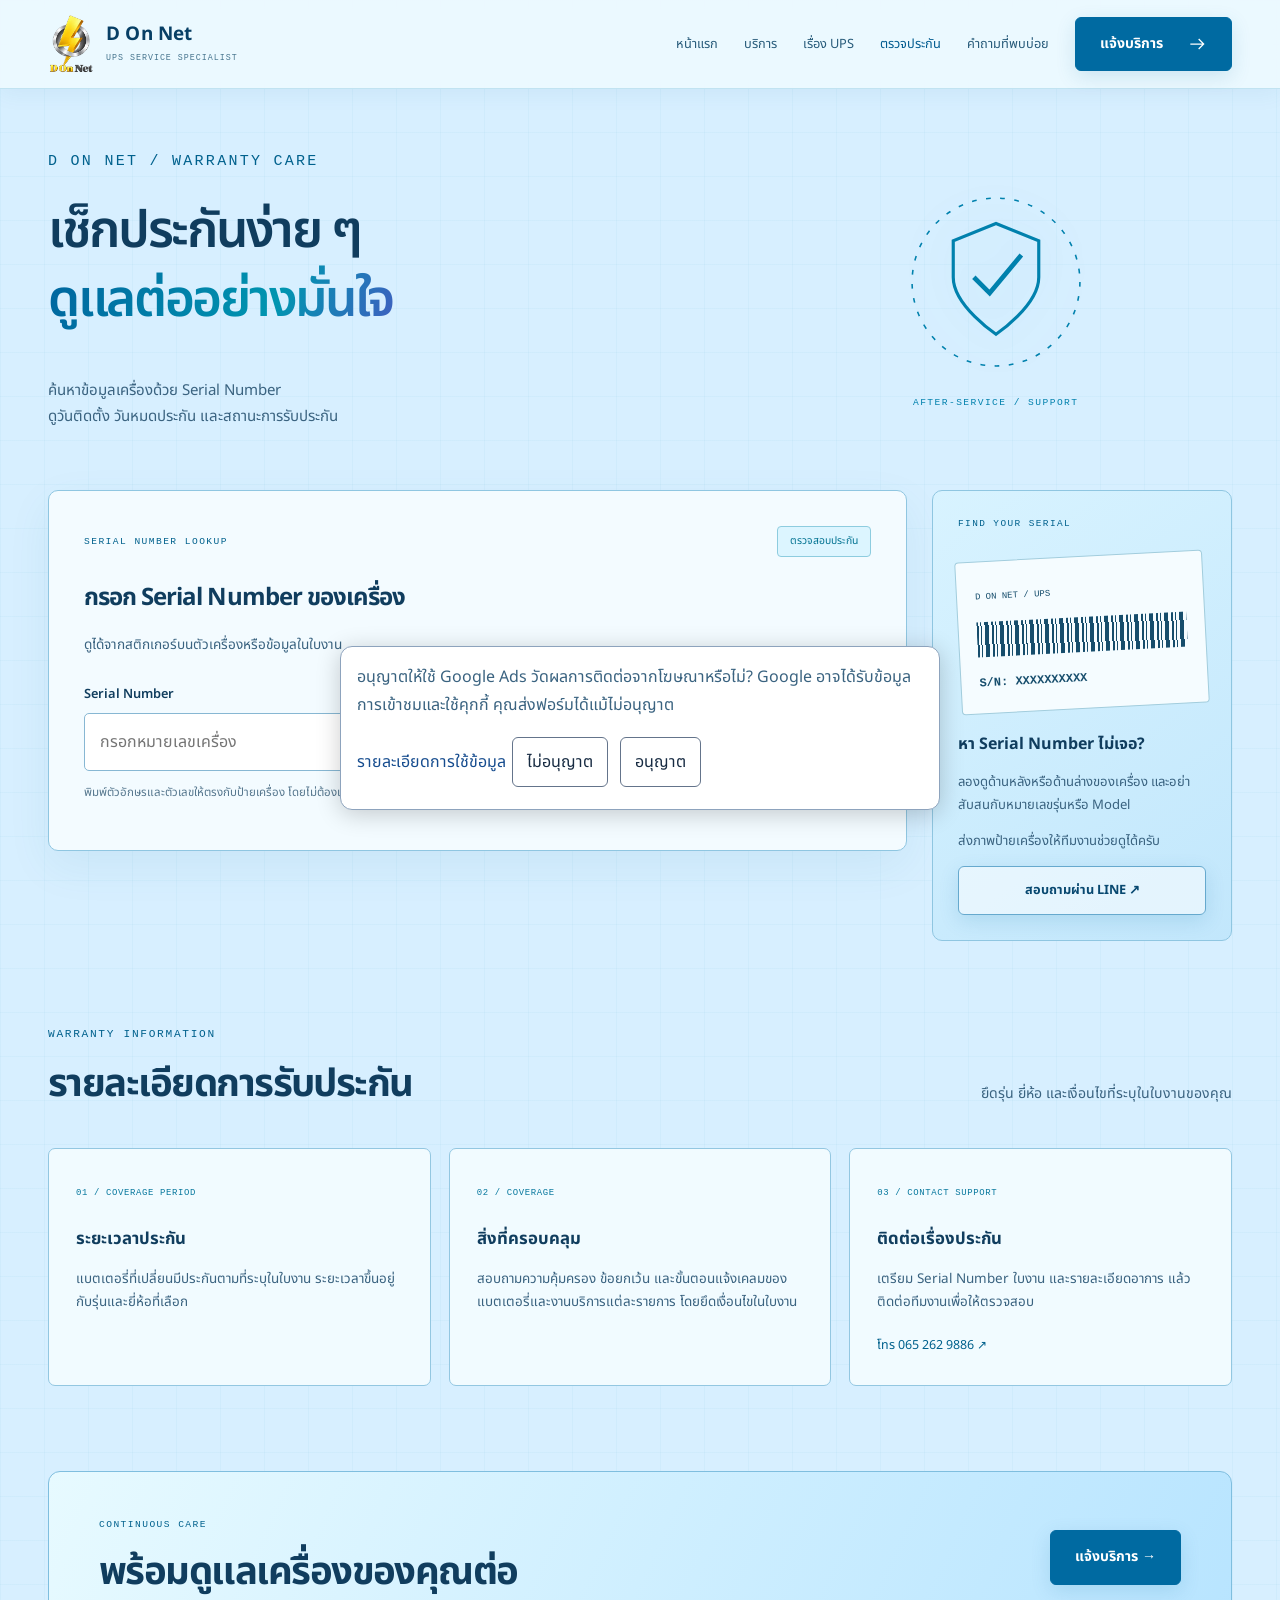
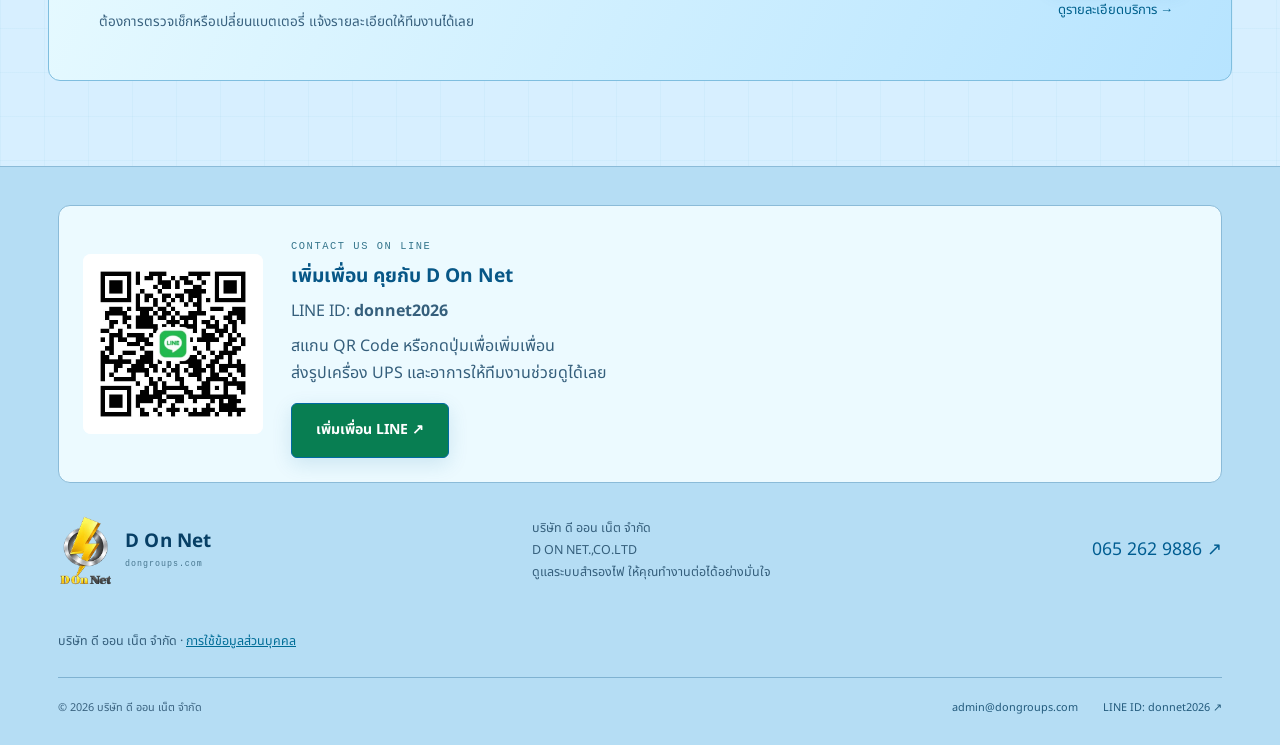
<file: warranty.html>
<!DOCTYPE html><html lang="th"><head><meta charset="UTF-8"><meta name="viewport" content="width=device-width,initial-scale=1"><title>ตรวจสอบประกัน UPS ด้วย Serial Number | D On Net</title><meta name="description" content="ตรวจสอบข้อมูลรับประกันงานบริการ UPS ของ D On Net ด้วย Serial Number และติดต่อทีมงานเมื่อไม่พบข้อมูลหรือมีข้อสงสัยเกี่ยวกับเงื่อนไขประกัน"><link rel="icon" type="image/png" sizes="96x96" href="favicon.png"><link rel="shortcut icon" href="favicon.ico"><link rel="apple-touch-icon" sizes="192x192" href="apple-touch-icon.png"><link rel="preconnect" href="https://fonts.googleapis.com"><link rel="preconnect" href="https://fonts.gstatic.com" crossorigin><link href="https://fonts.googleapis.com/css2?family=Noto+Sans+Thai:wght@400;500;600;700;800&display=swap" rel="stylesheet"><link rel="stylesheet" href="site.css"><link rel="stylesheet" href="azure.css?v=line20261031"><link rel="stylesheet" href="warranty.css"><link rel="stylesheet" href="contact.css?v=ads20261031"><script defer src="analytics-config.js?v=tag20261102"></script><script defer src="measurement.js?v=consent20261102"></script><link rel="canonical" href="https://www.dongroups.com/warranty.html"><meta property="og:type" content="website"><meta property="og:locale" content="th_TH"><meta property="og:site_name" content="D On Net"><meta property="og:title" content="ตรวจสอบประกัน UPS ด้วย Serial Number | D On Net"><meta property="og:description" content="ตรวจสอบข้อมูลรับประกันงานบริการ UPS ของ D On Net ด้วย Serial Number และติดต่อทีมงานเมื่อไม่พบข้อมูลหรือมีข้อสงสัยเกี่ยวกับเงื่อนไขประกัน"><meta property="og:url" content="https://www.dongroups.com/warranty.html"><script type="application/ld+json">{"@context":"https://schema.org","@graph":[{"@type":"Organization","@id":"https://www.dongroups.com/#organization","name":"D On Net","legalName":"บริษัท ดี ออน เน็ต จำกัด","url":"https://www.dongroups.com/","logo":"https://www.dongroups.com/assets/d-on-net-business-logo-1200.png","telephone":"+66652629886","email":"admin@dongroups.com"},{"@type":"WebPage","@id":"https://www.dongroups.com/warranty.html#webpage","url":"https://www.dongroups.com/warranty.html","name":"ตรวจสอบประกัน UPS ด้วย Serial Number | D On Net","description":"ตรวจสอบข้อมูลรับประกันงานบริการ UPS ของ D On Net ด้วย Serial Number และติดต่อทีมงานเมื่อไม่พบข้อมูลหรือมีข้อสงสัยเกี่ยวกับเงื่อนไขประกัน","inLanguage":"th","publisher":{"@id":"https://www.dongroups.com/#organization"}}]}</script></head><body><a class="skip" href="#main">ข้ามไปเนื้อหา</a><header class="site-header"><div class="nav-shell"><a class="logo company-logo" href="index.html" aria-label="D On Net หน้าแรก"><img src="assets/d-on-net-logo-small.webp" alt="โลโก้ D On Net" width="1080" height="1482"><span>D On Net<small>UPS SERVICE SPECIALIST</small></span></a><button class="menu-toggle" aria-controls="site-menu" aria-expanded="false" aria-label="เปิดเมนู">☰</button><nav id="site-menu" class="site-menu" aria-label="เมนูหลัก"><a href="index.html" >หน้าแรก</a><a href="services.html" >บริการ</a><a href="ups-info.html" >เรื่อง UPS</a><a href="warranty.html" aria-current="page">ตรวจประกัน</a><a href="faq.html" >คำถามที่พบบ่อย</a><a class="button small" href="submit.html">แจ้งบริการ <svg viewBox="0 0 24 24" fill="none" stroke="currentColor" stroke-width="1.5" aria-hidden="true"><path d="M4 12h16m-6-6 6 6-6 6"/></svg></a></nav></div></header><main id="main"><section class="warranty-hero wrap"><div><p class="eyebrow">D ON NET / WARRANTY CARE</p><h1>เช็กประกันง่าย ๆ<br><span class="gradient-text">ดูแลต่ออย่างมั่นใจ</span></h1><p>ค้นหาข้อมูลเครื่องด้วย Serial Number<br>ดูวันติดตั้ง วันหมดประกัน และสถานะการรับประกัน</p></div><div class="warranty-emblem" aria-hidden="true"><svg viewBox="0 0 120 120" fill="none"><circle cx="60" cy="60" r="53" stroke="currentColor" stroke-dasharray="3 6"/><path d="m60 23 27 11v23c0 18-27 36-27 36S33 75 33 57V34Z" stroke="currentColor" stroke-width="2"/><path d="m46 57 10 10 20-24" stroke="currentColor" stroke-width="3"/></svg><span>AFTER-SERVICE / SUPPORT</span></div></section>
<section class="warranty-workspace wrap"><div class="lookup-panel"><div class="lookup-heading"><span class="eyebrow">SERIAL NUMBER LOOKUP</span><span class="lookup-chip">ตรวจสอบประกัน</span></div><h2>กรอก Serial Number ของเครื่อง</h2><p>ดูได้จากสติกเกอร์บนตัวเครื่องหรือข้อมูลในใบงาน</p><form id="warrantyForm"><label for="serialInput">Serial Number</label><div class="lookup-input-row"><input id="serialInput" name="serial" type="text" placeholder="กรอกหมายเลขเครื่อง" maxlength="100" autocomplete="off" autocapitalize="characters" spellcheck="false" required aria-describedby="serialHelp"><button class="button" id="searchButton" type="submit">ค้นหาประกัน →</button></div><p id="serialHelp" class="lookup-help">พิมพ์ตัวอักษรและตัวเลขให้ตรงกับป้ายเครื่อง โดยไม่ต้องแยกตัวพิมพ์เล็กหรือใหญ่</p></form><div id="loading" class="lookup-loading" role="status" hidden><span class="lookup-spinner" aria-hidden="true"></span> กำลังค้นหาข้อมูลเครื่อง…</div><div id="result" aria-live="polite" aria-atomic="true" hidden></div></div><aside class="lookup-aside"><p class="eyebrow">FIND YOUR SERIAL</p><div class="serial-sticker" aria-hidden="true"><span>D ON NET / UPS</span><div class="serial-barcode"></div><strong>S/N: XXXXXXXXXX</strong></div><h3>หา Serial Number ไม่เจอ?</h3><p>ลองดูด้านหลังหรือด้านล่างของเครื่อง และอย่าสับสนกับหมายเลขรุ่นหรือ Model</p><p>ส่งภาพป้ายเครื่องให้ทีมงานช่วยดูได้ครับ</p><a class="button secondary" href="https://line.me/ti/p/7WVA7WKmYW" target="_blank" rel="noopener">สอบถามผ่าน LINE ↗</a></aside></section>
<section class="wrap section-space"><div class="section-heading"><div><p class="eyebrow">WARRANTY INFORMATION</p><h2>รายละเอียดการรับประกัน</h2></div><p>ยึดรุ่น ยี่ห้อ และเงื่อนไขที่ระบุในใบงานของคุณ</p></div><div class="warranty-info-grid"><article><span>01 / COVERAGE PERIOD</span><h3>ระยะเวลาประกัน</h3><p>แบตเตอรี่ที่เปลี่ยนมีประกันตามที่ระบุในใบงาน ระยะเวลาขึ้นอยู่กับรุ่นและยี่ห้อที่เลือก</p></article><article><span>02 / COVERAGE</span><h3>สิ่งที่ครอบคลุม</h3><p>สอบถามความคุ้มครอง ข้อยกเว้น และขั้นตอนแจ้งเคลมของแบตเตอรี่และงานบริการแต่ละรายการ โดยยึดเงื่อนไขในใบงาน</p></article><article><span>03 / CONTACT SUPPORT</span><h3>ติดต่อเรื่องประกัน</h3><p>เตรียม Serial Number ใบงาน และรายละเอียดอาการ แล้วติดต่อทีมงานเพื่อให้ตรวจสอบ</p><a class="text-link" href="tel:0652629886">โทร 065 262 9886 ↗</a></article></div></section>
<section class="contact-banner wrap"><div><p class="eyebrow">CONTINUOUS CARE</p><h2>พร้อมดูแลเครื่องของคุณต่อ</h2><p>ต้องการตรวจเช็กหรือเปลี่ยนแบตเตอรี่ แจ้งรายละเอียดให้ทีมงานได้เลย</p></div><div class="cta-actions"><a class="button" href="submit.html">แจ้งบริการ →</a><a class="text-link" href="services.html">ดูรายละเอียดบริการ →</a></div></section>
</main><footer class="site-footer"><div class="line-contact"><a class="line-contact-qr" href="https://line.me/ti/p/7WVA7WKmYW" target="_blank" rel="noopener" aria-label="เพิ่มเพื่อน LINE donnet2026"><img src="assets/line-donnet2026-qr.jpg" alt="QR Code เพิ่มเพื่อน LINE ส่วนตัว donnet2026" width="574" height="574" loading="lazy"></a><div><p class="eyebrow">CONTACT US ON LINE</p><h3>เพิ่มเพื่อน คุยกับ D On Net</h3><p>LINE ID: <strong>donnet2026</strong><br></p><p>สแกน QR Code หรือกดปุ่มเพื่อเพิ่มเพื่อน<br>ส่งรูปเครื่อง UPS และอาการให้ทีมงานช่วยดูได้เลย</p><a class="button" href="https://line.me/ti/p/7WVA7WKmYW" target="_blank" rel="noopener">เพิ่มเพื่อน LINE ↗</a></div></div><div class="footer-top"><a class="logo company-logo" href="index.html"><img src="assets/d-on-net-logo-small.webp" alt="โลโก้ D On Net" width="1080" height="1482"><span>D On Net<small>dongroups.com</small></span></a><p>บริษัท ดี ออน เน็ต จำกัด<br><span lang="en">D ON NET.,CO.LTD</span><br>ดูแลระบบสำรองไฟ ให้คุณทำงานต่อได้อย่างมั่นใจ</p><a href="tel:0652629886">065 262 9886 ↗</a></div><p class="ads-company-note">บริษัท ดี ออน เน็ต จำกัด · <a href="privacy.html">การใช้ข้อมูลส่วนบุคคล</a></p><div class="footer-bottom"><span>© 2026 บริษัท ดี ออน เน็ต จำกัด</span><div><a href="mailto:admin@dongroups.com">admin@dongroups.com</a><a href="https://line.me/ti/p/7WVA7WKmYW" target="_blank" rel="noopener">LINE ID: donnet2026 ↗</a></div></div></footer><script src="service-config.js?v=ads20261031"></script><script src="site.js"></script><script src="contact.js?v=ads20261031"></script><script src="warranty-config.js?v=service1"></script><script src="warranty.js?v=reports20261114"></script><nav class="mobile-contact" aria-label="ติดต่อทีมงาน"><a class="button" href="https://line.me/ti/p/7WVA7WKmYW" target="_blank" rel="noopener">ส่งรูปทาง LINE ↗</a><a class="button secondary" href="tel:0652629886">โทร 065 262 9886</a></nav></body></html>
</file>
<file: site.css>
*{box-sizing:border-box}html{scroll-behavior:smooth}body{margin:0;background:#080c14;color:#e9eef6;font-family:'Noto Sans Thai',sans-serif;line-height:1.75}a{color:inherit;text-decoration:none}button,input,select,textarea{font:inherit}button,a,input,select,textarea{-webkit-tap-highlight-color:transparent}svg{width:24px;height:24px;flex-shrink:0}button{cursor:pointer}h1,h2,h3,p{margin-top:0}h1,h2,h3{line-height:1.35}p{color:#9cacc2}h2{font-size:clamp(1.8rem,3vw,2.7rem);letter-spacing:-.04em}h3{font-size:1.2rem}::selection{background:#71e9c7;color:#080c14}:focus-visible{outline:2px solid #71e9c7;outline-offset:5px}.wrap{max-width:1260px;width:calc(100% - 96px);margin-inline:auto}.accent{color:#71e9c7}.eyebrow,.code{font:500 .7rem/1.6 Consolas,monospace;letter-spacing:.15em;color:#71e9c7}.eyebrow{margin-bottom:24px}.gradient-text{background:linear-gradient(115deg,#9bf5d7,#7edbfa 70%,#b4a0f5);background-clip:text;-webkit-text-fill-color:transparent}.skip{position:fixed;top:-80px;left:20px;z-index:300;background:#71e9c7;color:#080c14;padding:12px}.skip:focus{top:10px}
.site-header{position:sticky;top:0;z-index:100;background:#080c14eb;backdrop-filter:blur(20px);border-bottom:1px solid #ffffff0d}.nav-shell{max-width:1360px;margin:auto;padding:22px 48px;display:flex;align-items:center;justify-content:space-between;gap:24px}.logo{display:flex;align-items:center;gap:11px;font-weight:800;letter-spacing:.01em;font-size:1.2rem;line-height:1.3;color:#fff}.logo-light{font-weight:400}.logo small{display:block;font:500 .52rem/1.8 Consolas,monospace;letter-spacing:.2em;color:#7f90a8;margin-top:4px}.logo-mark{display:grid;place-items:center;width:38px;height:42px;background:#71e9c70d;border:1px solid #71e9c748;color:#71e9c7;border-radius:8px}.site-menu{display:flex;align-items:center;gap:26px;position:static;background:none;height:auto;padding:0;box-shadow:none}.site-menu>a{color:#a8b5c7;font-size:.8rem;white-space:nowrap}.site-menu>a:hover,.site-menu>a[aria-current]{color:#71e9c7}.menu-toggle{display:none;background:transparent;border:1px solid #334156;border-radius:6px;color:#e9eef6;padding:4px 12px;font-size:1.4rem}.button,.site-menu>a.button{display:inline-flex;align-items:center;justify-content:center;gap:24px;background:#71e9c7;border:1px solid #71e9c7;padding:14px 24px;color:#071711;border-radius:6px;font-size:.88rem;font-weight:700;transition:transform .2s,background .2s}.button:hover{transform:translateY(-2px);background:#a2f3dc}.button svg{width:20px}.button.small{padding:11px 18px;gap:12px}.button.secondary{background:#ffffff03;border-color:#ffffff26;color:#e9eef6}.button.secondary:hover{border-color:#71e9c7;background:#71e9c70a}
.home-hero{display:grid;grid-template-columns:1.05fr 1fr;gap:32px;align-items:center;padding-block:80px 86px}.hero-copy h1{font-size:clamp(3rem,5vw,4.6rem);font-weight:600;letter-spacing:-.055em;margin-bottom:28px;line-height:1.25}.hero-description{font-size:1rem;line-height:1.9;margin-bottom:30px}.hero-actions{display:flex;gap:12px;flex-wrap:wrap}.hero-note{display:flex;align-items:center;gap:9px;font-size:.71rem;color:#889bb2;margin-top:28px}.hero-note svg{width:17px;height:17px;color:#71e9c7}.tiny-dot{display:inline-block;width:6px;height:6px;border-radius:50%;background:#71e9c7;box-shadow:0 0 12px #71e9c7;margin-right:9px}
.equipment-scene{height:520px;position:relative;isolation:isolate;background:radial-gradient(ellipse at 45% 48%,#16483655,transparent 60%),radial-gradient(ellipse at 90% 90%,#53488b30,transparent 60%);border:1px solid #ffffff0e;border-radius:24px;overflow:hidden}.scene-grid{position:absolute;inset:0;background-image:linear-gradient(#71e9c707 1px,transparent 1px),linear-gradient(90deg,#71e9c707 1px,transparent 1px);background-size:38px 38px;mask-image:radial-gradient(#000,transparent 80%)}.scene-caption{position:absolute;top:26px;left:26px;font:500 .61rem Consolas,monospace;letter-spacing:.15em;color:#738d89}.orbit{position:absolute;border:1px solid #71e9c720;width:340px;height:340px;left:50%;top:47%;border-radius:50%;transform:translate(-50%,-50%)}.orbit-b{width:430px;height:430px;border-style:dashed;border-color:#71e9c710}.ups-device{position:absolute;top:90px;left:50%;width:180px;height:300px;transform:translateX(-50%) rotate(-8deg);background:linear-gradient(110deg,#3b4a55,#142128 55%,#0e171f);border:1px solid #708d9250;border-radius:10px 10px 15px 15px;box-shadow:22px 18px 0 -4px #0d1722,23px 18px 0 -3px #334455,0 30px 60px #0009;z-index:2}.device-top{font:600 .6rem Consolas,monospace;color:#b0bfc4;letter-spacing:.14em;padding:19px 21px;border-bottom:1px solid #ffffff0d}.device-display{margin:20px;background:#091610;border:1px solid #6ad6ad55;border-radius:4px;padding:12px;color:#8ae8bd;box-shadow:inset 0 0 20px #63dba810;font:600 .85rem Consolas,monospace}.display-dot{display:inline-block;height:5px;width:5px;background:#8ae8bd;border-radius:50%;margin-right:5px}.battery-bars{display:flex;gap:4px;margin:12px 0}.battery-bars i{width:15px;height:14px;background:#71e9c7;box-shadow:0 0 8px #71e9c740}.device-display small{font-size:.4rem;letter-spacing:.04em}.device-button{text-align:center;margin-bottom:17px;color:#6acbaa;font-size:20px}.device-vents{height:50px;margin-inline:22px;background:repeating-linear-gradient(0deg,#02070b 0 2px,transparent 2px 7px);border-inline:1px solid #ffffff08}.device-foot{position:absolute;left:18px;right:18px;bottom:-7px;height:7px;background:#071016}.scene-label{position:absolute;display:flex;align-items:center;gap:10px;background:#0e1c23e8;backdrop-filter:blur(10px);border:1px solid #71e9c72c;border-radius:7px;padding:12px 15px;z-index:3;color:#71e9c7;font:500 .62rem/1.8 Consolas,monospace;letter-spacing:.06em;box-shadow:0 15px 35px #0003}.scene-label small{display:block;font-family:'Noto Sans Thai',sans-serif;color:#a7b9c7;letter-spacing:0;font-size:.68rem}.label-a{left:20px;top:180px}.label-b{right:18px;bottom:100px}.scene-base{position:absolute;bottom:28px;left:26px;right:26px;display:flex;justify-content:space-between;gap:10px;color:#b0bfcb;font:500 .6rem Consolas,monospace;letter-spacing:.09em}.scene-base span{color:#53697b}
.brand-strip{border-block:1px solid #ffffff0d;padding:26px 0;background:#ffffff02}.brand-strip>.wrap{display:flex;justify-content:space-between;align-items:center;gap:25px}.brand-strip .eyebrow{color:#778a9e;margin:0;font-size:.57rem}.brand-strip .wrap>div{display:flex;gap:32px;align-items:center;color:#b7c1ce;font-weight:700;font-size:1.1rem;flex-wrap:wrap}.brand-strip .wrap>div span{font-size:.9rem;font-weight:500}.section-space{padding-block:85px}.section-heading{display:flex;align-items:end;justify-content:space-between;gap:30px;margin-bottom:38px}.section-heading h2{margin-bottom:0}.section-heading>p{max-width:340px;margin-bottom:4px;font-size:.88rem}.section-heading .eyebrow{margin-bottom:15px}.service-grid{display:grid;grid-template-columns:repeat(3,1fr);gap:18px}.service-card{background:linear-gradient(135deg,#111a27,#0c121b);border:1px solid #ffffff12;border-radius:10px;padding:30px;transition:border-color .2s,transform .2s}.service-card:hover{transform:translateY(-4px);border-color:#71e9c74d}.card-top{display:flex;justify-content:space-between;align-items:center;margin-bottom:38px}.service-icon{width:52px;height:52px;display:grid;place-items:center;border:1px solid #71e9c725;border-radius:9px;background:#71e9c708;color:#71e9c7}.service-icon svg{width:28px;height:28px}.code{color:#5e758c}.service-card h3{margin-bottom:13px;font-weight:500}.service-card p{font-size:.86rem;min-height:72px}.text-link{display:inline-flex;align-items:center;gap:15px;color:#71e9c7;font-size:.82rem}.text-link svg{width:18px}.workflow{background:#0c131f;border-block:1px solid #ffffff0c}.steps{display:grid;grid-template-columns:repeat(4,1fr);gap:30px}.step-number{display:block;font:400 2.4rem Consolas,monospace;color:#71e9c766;border-bottom:1px solid #71e9c722;padding-bottom:20px;margin-bottom:20px}.steps h3{font-size:1rem;font-weight:500}.steps p{font-size:.81rem}.care-panel{display:grid;grid-template-columns:1fr 1fr;align-items:center;gap:30px;padding:55px 60px;border:1px solid #ffffff14;border-radius:16px;background:radial-gradient(ellipse at 95% 50%,#34406b26,transparent 60%),#101721}.care-panel h2{line-height:1.5}.care-panel p{font-size:.87rem}.care-art{display:flex;flex-direction:column;align-items:center;gap:24px;color:#71e9c7}.care-art svg{width:135px;height:135px;stroke-width:.6;filter:drop-shadow(0 0 30px #71e9c730)}.care-art span{font:500 .6rem Consolas,monospace;letter-spacing:.2em;color:#74989b}.contact-banner{display:flex;justify-content:space-between;align-items:center;gap:30px;padding:45px 50px;margin-bottom:85px;background:linear-gradient(120deg,#17382c80,#121b2b);border:1px solid #71e9c72b;border-radius:12px}.contact-banner h2{margin-bottom:12px}.contact-banner .eyebrow{font-size:.6rem;margin-bottom:15px}.contact-banner p:last-child{font-size:.85rem;margin:0}.cta-actions{display:flex;flex-direction:column;align-items:center;gap:14px;flex-shrink:0}.site-footer{display:block;background:#070a10;border-top:1px solid #ffffff0e;padding:38px max(48px,calc((100vw - 1164px)/2)) 28px}.footer-top,.footer-bottom{display:flex;align-items:center;justify-content:space-between;gap:30px}.footer-top{padding-bottom:30px}.footer-top p{font-size:.78rem;margin:0}.footer-top>a:last-child{font-size:1.1rem;color:#71e9c7}.footer-bottom{padding-top:20px;border-top:1px solid #ffffff0d;color:#64798f;font-size:.68rem}.footer-bottom>div{display:flex;gap:25px}.footer-bottom a{color:#97a9bc}
.page-heading{padding-block:70px 55px}.page-heading h1{font-size:clamp(2.2rem,4vw,3.6rem);font-weight:600}.page-heading p:last-child{max-width:550px}.service-list{padding-bottom:75px}.service-row{display:grid;grid-template-columns:.8fr 1.2fr;gap:70px;padding-block:50px;border-top:1px solid #ffffff15;scroll-margin-top:110px}.service-row h2{font-size:2rem}.service-row p{font-size:.92rem}.large-icon{display:flex;flex-direction:column;align-items:center;justify-content:center;gap:30px;background:radial-gradient(circle,#71e9c70c,transparent 70%),#101824;border:1px solid #ffffff10;border-radius:14px;min-height:260px}.large-icon svg{width:100px;height:100px;color:#71e9c7;stroke-width:.7}.check-list{list-style:none;padding:0;margin:20px 0 28px;color:#a5b7cb;font-size:.86rem}.check-list li{margin-bottom:10px}.check-list li::before{content:'✓';color:#71e9c7;margin-right:12px}
/* Connected workflows and reference articles use the same new design system. */
:root{--navy:#080c14;--navy2:#101b2b;--navy3:#1a2b3b;--amber:#71e9c7;--amber2:#a2f3dc;--white:#e9eef6;--off:#101824;--text:#d5dfec;--muted:#9cacc2;--border:#2b394a;--success:#71e9c7;--danger:#ff8585;--font:'Noto Sans Thai',sans-serif;--shadow:0 15px 50px #0004;color-scheme:dark}
main>section:not(.wrap):not(.workflow),main>.page-hero{padding-inline:max(48px,calc((100vw - 1164px)/2))}.page-hero{background:radial-gradient(ellipse at 80% 20%,#274e4433,transparent 65%),#080c14;padding-block:65px;border-bottom:1px solid #ffffff10;text-align:left}.page-hero h1{font-size:clamp(2rem,4vw,3.4rem);font-weight:600}.page-hero h1 em{color:#71e9c7}.page-hero p{margin:0;max-width:600px;color:#9cacc2}.breadcrumb{justify-content:flex-start}.breadcrumb a{color:#9cacc2}.section-title,.form-card h2,.field label,.checklist-field label,.map-field label,.search-box h2,.info-card h3,.article-section h2,.type-card h4,.symptom-item h4,summary{color:#e9eef6}.section-tag{background:#71e9c708;border-color:#71e9c733;color:#71e9c7;border-radius:5px}.form-card,.info-card,.search-box,.type-card,.result-card,.toc{background:#101824;border:1px solid #ffffff16;box-shadow:none}.submit-layout{grid-template-columns:minmax(0,1fr) 340px;gap:30px}.field input,.field textarea,.field select,#serialInput{background:#080f19;color:#d5dfec;border-color:#344358}.field input::placeholder,.field textarea::placeholder{color:#8497ae}.field select option{color:#d5dfec;background:#080f19}.btn-submit,.btn-search,.btn-primary{background:#71e9c7;color:#071711}.btn-navy{background:#152c29;color:#e9eef6;border:1px solid #71e9c744}.map-btn{color:#d5dfec;background:#152033}.check-options label{color:#a8b8cc;background:#0c1420;border-color:#344358}.check-opt:checked+label{background:#71e9c713;color:#71e9c7;border-color:#71e9c7}.contact-link{background:#0c1420;color:#d5dfec}.contact-link:hover{border-color:#71e9c7}.info-section{background:#0c131f}.result-table td{color:#d5dfec}.result-table td:first-child{color:#9cacc2}.status-title{color:#e9eef6}.days-valid,.valid .status-label,#successMsg h3{color:#71e9c7}.days-expire,.expired .status-label{color:#ffb395}.faq-list details{background:#101824}.faq-list .faq-ans{color:#9cacc2}.still-q{border-top:1px solid #ffffff14;background:#0d1824}.article-section h2{border-color:#71e9c744}.badge-green{color:#71e9c7}.badge-amber{color:#ffd899}.badge-blue{color:#9fcbff}.lifespan-table th{background:#182636}.lifespan-table td{color:#d5dfec}.toc a{color:#9cacc2}.site-footer p{color:#9cacc2}.site-header .site-menu{border:0}.site-header .logo{font-family:'Noto Sans Thai',sans-serif}
@media(max-width:1060px){.nav-shell{padding:18px 30px}.menu-toggle{display:block}.site-menu{display:none;position:absolute;top:100%;left:0;right:0;flex-direction:column;align-items:stretch;gap:0;padding:16px 30px;background:#0d1623;border-bottom:1px solid #ffffff20}.site-menu.is-open{display:flex}.site-menu>a{padding:12px 0;font-size:.9rem}.site-menu>a.button{margin-top:12px}.wrap{width:calc(100% - 60px)}.home-hero{gap:20px}.equipment-scene{height:460px}.label-a{left:10px;top:195px}.label-b{right:10px;bottom:60px}.scene-caption{font-size:.5rem}.scene-base span{display:none}.service-card{padding:24px}.brand-strip>.wrap{flex-direction:column;align-items:flex-start}.submit-layout{grid-template-columns:minmax(0,1fr) 290px;gap:20px}.form-card{padding:25px}.site-footer{padding-inline:30px}main>section:not(.wrap):not(.workflow),main>.page-hero{padding-inline:30px}}
@media(max-width:760px){.home-hero{grid-template-columns:1fr;padding-block:48px}.hero-copy h1{font-size:3.4rem}.hero-description br{display:none}.equipment-scene{margin-top:18px;height:440px;max-width:540px;width:100%;justify-self:center}.ups-device{top:65px}.scene-base{bottom:20px}.label-a{left:20px;top:160px}.label-b{right:20px;bottom:80px}.section-space{padding-block:56px}.section-heading{display:block}.section-heading>p{margin-top:20px;max-width:100%}.service-grid{grid-template-columns:1fr}.service-card p{min-height:0}.card-top{margin-bottom:22px}.steps{grid-template-columns:1fr 1fr;gap:22px}.care-panel{padding:30px;grid-template-columns:1fr}.care-art{padding-block:25px}.contact-banner{padding:30px;flex-direction:column;align-items:flex-start;margin-bottom:55px}.cta-actions{align-items:flex-start}.footer-top,.footer-bottom{align-items:flex-start;flex-direction:column;gap:18px}.footer-bottom>div{flex-wrap:wrap;gap:12px}.brand-strip .wrap>div{gap:22px;font-size:.95rem}.service-row{grid-template-columns:1fr;gap:28px}.large-icon{min-height:200px}.submit-layout{grid-template-columns:1fr}.page-hero{padding-block:45px}.page-heading{padding-block:50px 30px}.page-hero h1{font-size:2.2rem}.care-panel p br{display:none}}
@media(max-width:420px){.wrap{width:calc(100% - 36px)}.nav-shell{padding:16px 18px}.logo{font-size:1rem}.logo small{font-size:.44rem}.logo-mark{width:30px;height:36px}.hero-copy h1{font-size:2.8rem}.eyebrow{font-size:.59rem}.hero-actions .button{flex:1;padding:13px 16px;gap:12px}.hero-note{font-size:.61rem;align-items:flex-start}.equipment-scene{height:405px}.scene-label{padding:9px 11px;font-size:.54rem}.label-a{left:10px;top:170px}.label-b{right:10px;bottom:65px}.ups-device{width:155px;height:280px}.scene-base{font-size:.51rem}.steps{grid-template-columns:1fr}.care-panel,.contact-banner{padding:24px}.form-card{padding:20px}.field-row{grid-template-columns:1fr}main>section:not(.wrap):not(.workflow),main>.page-hero{padding-inline:18px}.site-footer{padding-inline:18px}}
@media(prefers-reduced-motion:reduce){html{scroll-behavior:auto}*,*::before,*::after{transition:none!important;animation:none!important}}
.info-block h3{color:#e9eef6}.check-opt{display:block;position:absolute;opacity:0;width:1px;height:1px}.check-opt:focus-visible+label{outline:2px solid #71e9c7;outline-offset:4px}.site-footer .logo{color:#e9eef6}
</file>
<file: azure.css>
/* Azure Cyber: bright blue canvas, precise grid, electric cyan accents. */
:root{--navy:#063e68;--navy2:#0a6091;--navy3:#087dac;--amber:#006397;--amber2:#0084b5;--white:#fff;--off:#d9f1ff;--text:#123f60;--muted:#3a6380;--border:#a2cfe6;--success:#087657;--danger:#b42c45;color-scheme:light}
body{color:#103d5e;background-color:#d7efff;background-image:linear-gradient(#087bae09 1px,transparent 1px),linear-gradient(90deg,#087bae09 1px,transparent 1px);background-size:44px 44px}
p{color:#3a6380}.accent{color:#0079ab}.eyebrow,.text-link{color:#00618d}.code{color:#497d9b}.gradient-text{background-image:linear-gradient(115deg,#00649e,#0095b0 65%,#425dc0)}
.site-header{background:#edf9fff2;border-bottom-color:#7cbeda60;box-shadow:0 3px 22px #0c628912}.logo,.site-footer .logo{color:#073f65}.logo small{color:#47768f}.logo-mark{color:#007ab0;background:#008ab00b;border-color:#008ab044}.site-menu>a{color:#285c7b}.site-menu>a:hover,.site-menu>a[aria-current]{color:#005c90}.menu-toggle{color:#06416a;border-color:#7ab6d4}
.button,.site-menu>a.button,.btn-submit,.btn-search,.btn-primary{background:#006aa1;color:#fff;border-color:#006aa1;box-shadow:0 6px 20px #006a9e24}.button:hover,.btn-submit:hover,.btn-search:hover{background:#005484}.button.secondary{background:#ffffff8a;color:#084870;border-color:#66a9ce}.button.secondary:hover{background:#fff;border-color:#006ca2}.skip{background:#006aa1;color:#fff}
.home-hero{position:relative;isolation:isolate;color:#fff}.home-hero::before{content:"";position:absolute;inset:0 calc((100% - 100vw)/2);z-index:-1;background:linear-gradient(#8de4ff12 1px,transparent 1px),linear-gradient(90deg,#8de4ff12 1px,transparent 1px),radial-gradient(ellipse at 75% 55%,#35d8e755,transparent 55%),linear-gradient(120deg,#086b9e,#138fc3 55%,#1681be);background-size:44px 44px,44px 44px,auto,auto;border-bottom:1px solid #80e4ff80}
.hero-copy .gradient-text{background-image:linear-gradient(110deg,#fff,#99f9ff 75%,#d9d6ff)}.hero-copy .eyebrow,.hero-note svg{color:#c5faff}.hero-description{color:#e0f5ff}.hero-note{color:#d4efff}.tiny-dot{background:#a2faff;box-shadow:0 0 15px #a2faff}.hero-actions .button{background:#b3f8ff;color:#06416a;border-color:#b3f8ff;box-shadow:0 8px 26px #00446e33}.hero-actions .button:hover{background:#fff}.hero-actions .secondary{background:#ffffff0b;color:#fff;border-color:#ade9ff80}
.equipment-scene{background:radial-gradient(ellipse at 50% 48%,#72ebff40,transparent 65%),linear-gradient(140deg,#0b619c88,#0b89b488);border-color:#90e7ff70;box-shadow:inset 0 0 60px #0a4c7525,0 20px 65px #004e8222}.scene-grid{background-image:linear-gradient(#b1faff1c 1px,transparent 1px),linear-gradient(90deg,#b1faff1c 1px,transparent 1px)}.scene-caption{color:#b3edff}.orbit{border-color:#99edff66}.orbit-b{border-color:#99edff35}.scene-label{background:#075787df;border-color:#a0efff70;color:#b3f8ff;box-shadow:0 10px 30px #00507840}.scene-label small{color:#e0f5ff}.scene-base,.scene-base span{color:#bfedff}.ups-device{box-shadow:22px 18px 0 -4px #073b61,23px 18px 0 -3px #7db7d9,0 30px 60px #00447270}.device-display{background:#042f45;border-color:#76edff88;color:#a1f7ff}.display-dot,.battery-bars i{background:#8cf3ff;box-shadow:0 0 10px #8cf3ff70}.device-button{color:#8cf3ff}
.brand-strip{background:#f1fbff;border-color:#97cae6}.brand-strip .eyebrow{color:#517b96}.brand-strip .wrap>div{color:#255a7c}.service-card{background:linear-gradient(140deg,#fff,#edfaff);border-color:#9ccde5;box-shadow:0 12px 30px #086b9110;border-radius:5px}.service-card:hover{border-color:#0085b8;box-shadow:0 16px 35px #00659122}.service-icon{color:#007bac;background:#e1f6ff;border-color:#86cee8;border-radius:5px}.workflow{background:#bee5fa;border-color:#8ec9e7}.step-number{color:#0076a9;border-color:#82bedc}.care-panel{background:radial-gradient(ellipse at 90% 50%,#79d3ef44,transparent 65%),#f0fbff;border-color:#97cde6}.care-art{color:#007eac}.care-art svg{filter:drop-shadow(0 0 24px #007eac30)}.care-art span{color:#397698}.contact-banner{background:linear-gradient(115deg,#e7faff,#b7e4ff);border-color:#7fbedf}.large-icon{background:radial-gradient(circle,#63d5f133,transparent 70%),#eaf9ff;border-color:#96c8e4}.large-icon svg{color:#007bac}.check-list{color:#315f7c}.check-list li::before{color:#007cac}.service-row{border-color:#91c3df}
.site-footer{background:#b5ddf4;border-color:#8bbbd8}.site-footer p{color:#355f7c}.footer-top>a:last-child{color:#005d91}.footer-bottom{color:#3a6380;border-color:#7fb2d1}.footer-bottom a{color:#225a7c}
.page-hero{background:linear-gradient(#a8ecff10 1px,transparent 1px),linear-gradient(90deg,#a8ecff10 1px,transparent 1px),linear-gradient(120deg,#096c9f,#138dc0);background-size:44px 44px,44px 44px,auto;border-color:#75cbe9}.page-hero h1{color:#fff}.page-hero h1 em{color:#b3f8ff}.page-hero p,.breadcrumb a{color:#d8f3ff}.breadcrumb span{color:#fff}.section-title,.form-card h2,.field label,.checklist-field label,.map-field label,.search-box h2,.info-card h3,.info-block h3,.article-section h2,.type-card h4,.symptom-item h4,summary{color:#103e60}.section-tag{background:#e9faff;border-color:#84c5e1;color:#006996}.form-card,.info-card,.search-box,.type-card,.result-card,.toc,.info-block{background:#f2fbff;border-color:#96c8e2}.field input,.field textarea,.field select,#serialInput{background:#fff;color:#103e60;border-color:#87b7d3}.field input::placeholder,.field textarea::placeholder{color:#637f94}.field select option{background:#fff;color:#103e60}.map-btn{background:#e0f3ff;color:#174766}.check-options label{background:#e5f5ff;border-color:#97c5df;color:#214d6d}.check-opt:checked+label{background:#006aa1;color:#fff;border-color:#006aa1}.contact-link{background:#fff;color:#164768}.contact-link:hover{border-color:#0082b4}.info-section,.still-q{background:#c7e8fa}.result-table td,.lifespan-table td{color:#164768}.result-table td:first-child{color:#446982}.status-title{color:#164768}.days-valid,.valid .status-label,#successMsg h3{color:#076c4e}.days-expire,.expired .status-label{color:#a44920}.faq-list details{background:#f3fbff}.faq-list .faq-ans{color:#355f7c}.article-section h2{border-color:#86bed9}.badge-green{color:#087555}.badge-amber{color:#885500}.badge-blue{color:#005c97}.lifespan-table th{background:#096b9e;color:#fff}.toc a{color:#245c7d}.btn-navy{background:#096b9e;color:#fff;border-color:#096b9e}.check-opt:focus-visible+label,:focus-visible{outline-color:#005f96}
@media(max-width:1060px){.site-menu{background:#eefaff;border-bottom-color:#87bad8}.site-menu>a{color:#285c7b}}
.company-logo{gap:12px}.company-logo img{display:block;width:46px;height:64px;object-fit:contain;flex-shrink:0}.company-logo>span{font-weight:700;font-size:1.18rem}.company-logo small{letter-spacing:.12em}.scene-company-logo{position:absolute;top:22px;right:22px;width:62px;height:85px;object-fit:contain;z-index:4;filter:drop-shadow(0 3px 8px #00416b55)}.site-footer .company-logo img{width:55px;height:76px}.site-header .nav-shell{padding-block:12px}@media(max-width:420px){.company-logo img{width:35px;height:48px}.company-logo>span{font-size:1rem}.scene-company-logo{width:48px;height:66px;right:15px}}

/* Company LINE Personal contact */
.line-contact{display:flex;align-items:center;gap:28px;max-width:1180px;margin:0 auto 30px;padding:24px;border:1px solid #8bbbd8;border-radius:12px;background:#ecfaff;color:#225a7c}.line-contact-qr{display:block;flex:0 0 180px;background:#fff;border-radius:8px;overflow:hidden}.line-contact-qr img{display:block;width:180px;height:180px;max-width:100%;object-fit:contain}.line-contact h3{margin:0 0 8px;color:#075787}.line-contact p{margin:8px 0;line-height:1.7}.line-contact .eyebrow{font-size:.65rem;color:#35758c}.line-contact .button{margin-top:8px;background:#087e52;color:#fff}.line-contact a:focus-visible{outline:3px solid #087e52;outline-offset:5px}@media(max-width:540px){.line-contact{flex-direction:column;align-items:flex-start;padding:20px;gap:16px}.line-contact-qr{flex-basis:auto}}
</file>
<file: contact.css>
:root{--contact-height:0px}html{scroll-padding-top:120px}body{padding-bottom:var(--contact-height)}[hidden]{display:none!important}.ads-hero{display:grid;grid-template-columns:1.08fr 1fr;gap:64px;align-items:center;padding-block:64px 48px}.ads-hero h1{font-size:clamp(2.7rem,4.7vw,4.5rem);font-weight:700;line-height:1.18;letter-spacing:-.045em;margin-bottom:26px;color:#074e76}.ads-hero h1 span{color:#0585ab}.ads-hero .eyebrow{color:#167694;margin-bottom:22px}.ads-hero p{color:#3a667f;font-size:.94rem}.ads-hero .ads-lead{font-size:1.12rem;color:#124e70;font-weight:600}.ads-area{display:inline-block;padding:6px 12px;background:#dcf4ff;border:1px solid #a0d6e8;border-radius:4px}.ads-hero .hero-actions{display:flex;gap:10px;flex-wrap:wrap;margin-top:26px}.ads-hero .hero-actions .button:first-child{background:#087d50;color:#fff;border-color:#087d50}.ads-form-link{display:inline-block;font-size:.84rem;margin-top:18px}.ads-hero .ads-contact-note{font-size:.72rem;margin-top:16px}.ads-hero-photo{margin:0;position:relative;padding:10px;background:#fff;border:1px solid #a2cde2;border-radius:12px;box-shadow:0 22px 60px #0055781a}.ads-hero-photo::before{content:'';position:absolute;inset:26px -12px -12px 26px;border:1px solid #9bcddf;z-index:-1;border-radius:12px}.ads-hero-photo img{width:100%;height:420px;object-fit:cover;display:block;border-radius:6px}.ads-hero-photo figcaption{padding:18px 10px 10px;display:grid;gap:3px}.ads-hero-photo figcaption span{font:12px Consolas,monospace;letter-spacing:.12em;color:#167694}.ads-hero-photo figcaption strong{font-size:1.12rem;color:#084e73}.ads-hero-photo figcaption small{font-size:.7rem;color:#50758b}.ads-intro{display:grid;grid-template-columns:repeat(3,1fr);background:#e4f5ff;border:1px solid #99ccdf;border-radius:8px;padding:24px 32px;gap:24px}.ads-intro>div+div{border-left:1px solid #a7d3e4;padding-left:30px}.ads-intro span{display:block;font:11px Consolas,monospace;letter-spacing:.12em;color:#287995;margin-bottom:8px}.ads-intro strong{color:#084e73;font-size:1.1rem}.ads-intro p{font-size:.8rem;margin:5px 0 0;color:#3c6a81}.ads-terms{display:grid;grid-template-columns:1fr 1.2fr;gap:70px;padding:40px;background:#e4f5ff;border:1px solid #99ccdf;border-radius:8px}.ads-terms p{color:#3c6a81;font-size:.85rem}.ads-terms-list article{display:flex;gap:20px;border-bottom:1px solid #abd2e3;margin-bottom:18px;padding-bottom:10px}.ads-terms-list article:last-child{border:0;margin-bottom:0}.ads-terms-list article>span{color:#0784a7;font:15px Consolas,monospace;padding-top:6px}.ads-terms-list h3{margin-bottom:7px;font-size:1.1rem}.ads-work-grid{display:grid;grid-template-columns:repeat(3,1fr);gap:22px}.ads-work-grid figure{margin:0;border:1px solid #a2cde2;background:#f8fdff;border-radius:8px;overflow:hidden}.ads-work-grid img{width:100%;height:260px;object-fit:cover;display:block}.ads-work-grid figcaption{padding:18px;display:grid;gap:6px}.ads-work-grid strong{font-size:.94rem;color:#124e70}.ads-work-grid span{font-size:.78rem;color:#3c6a81}.ads-company{display:grid;grid-template-columns:1fr 1fr;gap:60px}.ads-company h2{font-size:2rem}.ads-company p{color:#3c6a81}.ads-company-note{max-width:1180px;margin:12px auto 24px;font-size:.78rem}.ads-company-note a,.ads-privacy a{color:#006d97;text-decoration:underline}.ads-privacy{max-width:860px}.ads-privacy h1{font-size:2.6rem}.ads-privacy h2{font-size:1.3rem;margin-top:32px}.ads-privacy p{color:#3c6a81}.ads-upload-note{padding:18px;background:#e2f6ff;border:1px solid #a2cde2;margin-block:20px;border-radius:6px}.ads-upload-note p{font-size:.8rem;color:#3c6a81}.mobile-contact{display:none}.request-section label{scroll-margin-top:120px}.request-field label[for=detail]::after{content:' *';color:#ad3150}.request-field input[type=number]{min-height:48px}.button{min-height:44px}:focus-visible{outline:3px solid #087ca0;outline-offset:4px}a,button,input,select,textarea{touch-action:manipulation}
@media(max-width:1060px){.ads-hero{gap:32px}.ads-hero h1{font-size:3rem}.ads-hero-photo img{height:370px}.ads-terms{gap:30px;padding:28px}.ads-work-grid img{height:230px}}
@media(max-width:760px){:root{--contact-height:calc(78px + env(safe-area-inset-bottom))}.ads-hero{grid-template-columns:1fr;padding-block:36px;gap:28px}.ads-hero h1{font-size:clamp(2.25rem,8.8vw,3.5rem)}.ads-hero .eyebrow{font-size:.64rem}.ads-hero .ads-lead{font-size:1rem}.ads-hero p{font-size:.86rem}.ads-hero .hero-actions{flex-direction:column}.ads-hero .hero-actions .button{justify-content:center;width:100%;padding:14px}.ads-hero-photo img{height:290px}.ads-hero-photo::before{display:none}.ads-intro{grid-template-columns:1fr;padding:22px;gap:16px}.ads-intro>div+div{border-left:0;padding-left:0;border-top:1px solid #a7d3e4;padding-top:16px}.ads-terms{grid-template-columns:1fr;padding:24px;gap:20px}.ads-work-grid{grid-template-columns:1fr}.ads-work-grid img{height:260px}.ads-company{grid-template-columns:1fr;gap:15px}.ads-company h2{font-size:1.8rem}.ads-privacy h1{font-size:2rem}.mobile-contact{display:grid;grid-template-columns:1fr 1fr;gap:9px;position:fixed;bottom:0;left:0;width:100%;padding:10px 16px calc(10px + env(safe-area-inset-bottom));background:#f4fcfff5;border-top:1px solid #8dc7dd;box-shadow:0 -4px 16px #07648512;z-index:900}.mobile-contact .button{min-width:0;justify-content:center;gap:4px;font-size:.77rem;padding:12px 8px}.mobile-contact .button:first-child{background:#087d50;color:white;border-color:#087d50}body.form-focused .mobile-contact,body.keyboard-open .mobile-contact{display:none}.request-aside{min-width:0}.request-support{overflow-wrap:anywhere}.site-menu{max-height:75vh;overflow:auto}.line-contact{margin-bottom:22px}body,main,.wrap{min-width:0}.request-route span{overflow-wrap:anywhere}}
@media(prefers-reduced-motion:reduce){html{scroll-behavior:auto}*{animation:none!important;transition:none!important}}
.ads-hero .button.secondary,.mobile-contact .button.secondary{background:#fff;color:#075787;border:1px solid #75b2cd;box-shadow:none}.hero-actions .button.secondary:hover{background:#dff5ff;color:#064e73}
</file>
<file: faq.css>
.faq-hero{display:grid;grid-template-columns:1.2fr 1fr;align-items:center;gap:55px;padding-block:65px}.faq-hero h1{font-size:clamp(2.3rem,4vw,3.6rem);font-weight:600;letter-spacing:-.045em}.faq-hero>div>p{font-size:.92rem}.faq-search-panel{background:linear-gradient(#b9f0ff12 1px,transparent 1px),linear-gradient(90deg,#b9f0ff12 1px,transparent 1px),linear-gradient(135deg,#08699e,#168ebe);background-size:30px 30px,30px 30px,auto;padding:32px;border:1px solid #61bbd8;border-radius:10px;box-shadow:0 20px 45px #00699420;color:#fff}.faq-search-panel .eyebrow{display:block;font-size:.6rem;color:#bdf7ff;margin-bottom:25px}.faq-search-panel label{display:block;font-size:1.25rem;font-weight:500;margin-bottom:15px}.faq-search-row{display:flex;align-items:center;gap:12px;padding:0 15px;border:1px solid #9bdef2;border-radius:5px;background:#f3fcff;color:#12698c}.faq-search-row>span{font-size:1.8rem;line-height:1}.faq-search-row input{min-width:0;width:100%;padding:15px 0;background:transparent;border:0;font-size:.85rem;color:#164d6c}.faq-search-row:focus-within{outline:2px solid #c2faff;outline-offset:3px}.faq-search-row input:focus-visible{outline:0}.faq-search-row input::placeholder{color:#618499}.faq-search-panel>p{font-size:.74rem!important;color:#d6f7ff;margin:15px 0 0}.faq-workspace{display:grid;grid-template-columns:260px minmax(0,1fr);gap:45px;align-items:start;padding-bottom:65px}.faq-sidebar{position:sticky;top:110px;background:#effaff;border:1px solid #97c8e1;border-radius:8px;padding:24px}.faq-sidebar>.eyebrow{font-size:.57rem}.faq-filters{display:grid;gap:8px}.faq-filters button{display:flex;justify-content:space-between;align-items:center;gap:10px;text-align:left;padding:13px 12px;border:1px solid #a6cde2;border-radius:5px;background:#e6f5ff;color:#315b76;font-size:.79rem}.faq-filters button:hover{border-color:#248aaf}.faq-filters button[aria-pressed=true]{background:#076b9d;color:#fff;border-color:#076b9d}.faq-filters span{font:500 .7rem Consolas,monospace;opacity:.85}.faq-help{border-top:1px solid #a2cde1;margin-top:25px;padding-top:25px}.faq-help h3{font-size:.95rem}.faq-help p{font-size:.79rem}.faq-help .text-link{font-size:.75rem;display:flex;margin-top:13px}.faq-topic{margin-bottom:40px}.faq-topic-heading{display:flex;align-items:center;justify-content:space-between;gap:20px;margin-bottom:24px}.faq-topic-heading .eyebrow{font-size:.59rem;margin-bottom:12px}.faq-topic-heading h2{font-size:1.7rem;margin-bottom:0}.faq-topic-heading>span{font:500 .65rem Consolas,monospace;color:#317e9e;white-space:nowrap}.faq-item{border:1px solid #96c6e0;border-radius:6px;background:#f3fbff;margin-bottom:12px;overflow:hidden}.faq-item summary{display:flex;justify-content:space-between;align-items:center;gap:20px;cursor:pointer;padding:21px 24px;list-style:none;color:#153f5e;font-size:.94rem;font-weight:500}.faq-item summary::-webkit-details-marker{display:none}.faq-item summary::after{content:'＋';flex-shrink:0;font-size:1.2rem;color:#087cab}.faq-item[open]{border-color:#198cb5;box-shadow:0 8px 24px #00678e0b}.faq-item[open] summary::after{content:'−'}.faq-item[open] summary{background:#e0f5ff}.faq-answer{padding:21px 24px}.faq-answer p{font-size:.86rem;line-height:1.95;margin:0;color:#355f7a}.faq-answer a{color:#006998;text-decoration:underline;text-underline-offset:3px}.faq-empty{padding:40px;background:#effaff;border:1px dashed #7dbbd8;border-radius:8px}.faq-empty h2{font-size:1.5rem}.faq-empty p{font-size:.85rem}.faq-empty .text-link{margin:20px 0 0;display:flex}[hidden]{display:none!important}
@media(max-width:1060px){.faq-hero{gap:30px}.faq-workspace{grid-template-columns:240px minmax(0,1fr);gap:25px}.faq-search-panel{padding:25px}.faq-sidebar{padding:20px}.faq-item summary{font-size:.88rem}}
@media(max-width:760px){.faq-hero{grid-template-columns:1fr;gap:25px;padding-block:40px}.faq-hero p br{display:none}.faq-search-panel{max-width:540px;width:100%;justify-self:center}.faq-workspace{grid-template-columns:1fr;gap:30px}.faq-sidebar{position:static}.faq-filters{grid-template-columns:1fr 1fr}.faq-help{display:none}.faq-topic-heading h2{font-size:1.5rem}}
@media(max-width:420px){.faq-hero h1{font-size:2.4rem}.faq-filters{grid-template-columns:1fr}.faq-item summary{padding:18px;font-size:.88rem}.faq-answer{padding:18px}.faq-search-panel label{font-size:1.1rem}.faq-topic-heading>span{font-size:.55rem}.faq-empty{padding:25px}}
</file>
<file: services.css>
.service-hero{display:grid;grid-template-columns:1.2fr 1fr;align-items:center;gap:65px;padding-block:65px}.service-hero h1{font-size:clamp(2.2rem,4vw,3.5rem);font-weight:600;letter-spacing:-.045em}.service-hero p{font-size:.93rem}.service-console{position:relative;background:linear-gradient(#b7ecff18 1px,transparent 1px),linear-gradient(90deg,#b7ecff18 1px,transparent 1px),linear-gradient(140deg,#09699e,#158dbb);background-size:28px 28px,28px 28px,auto;border:1px solid #58b7d7;box-shadow:0 18px 50px #00679825;border-radius:10px;padding:25px;color:#b9faff}.console-header{display:flex;justify-content:space-between;gap:15px;font:500 .62rem Consolas,monospace;letter-spacing:.08em;border-bottom:1px solid #b3f4ff40;padding-bottom:16px}.console-symbol{display:grid;place-items:center;padding:25px}.console-symbol svg{width:150px;height:150px;filter:drop-shadow(0 0 18px #96f5ff55)}.console-modules{display:flex;flex-wrap:wrap;justify-content:center;gap:8px}.console-modules span{font:500 .52rem Consolas,monospace;border:1px solid #b3efff60;padding:8px}.service-console>p{text-align:center;color:#e2f8ff;font-size:.8rem;margin:20px 0 0}.service-jump{display:grid;grid-template-columns:repeat(3,1fr);position:static;height:auto;padding:0;background:#effaff;border:1px solid #8fc4e2;border-radius:6px;box-shadow:0 10px 25px #00689908;overflow:hidden}.service-jump a{padding:20px;color:#174e70;font-size:.85rem}.service-jump a+a{border-left:1px solid #a1cce4}.service-jump span{font:600 .7rem Consolas,monospace;color:#0077a6;margin-right:14px}.service-jump a:hover{background:#c7edff}.service-list{padding-top:35px}.service-visual{min-height:360px;display:flex;flex-direction:column;align-items:center;justify-content:space-between;padding:25px;border:1px solid #94c6e0;border-radius:10px;background:linear-gradient(#0b8caf09 1px,transparent 1px),linear-gradient(90deg,#0b8caf09 1px,transparent 1px),radial-gradient(ellipse,#b1eafa,#effaff);background-size:30px 30px,30px 30px,auto;color:#007bac}.service-visual .eyebrow{margin:0;font-size:.6rem}.service-visual .code{font-size:.6rem}.battery-block{width:185px;padding-top:18px;position:relative;filter:drop-shadow(12px 14px 12px #005c7925)}.battery-terminals{display:flex;justify-content:space-between;padding-inline:25px}.battery-terminals i{display:block;width:24px;height:14px;background:#7192a2;border:2px solid #abcad5}.battery-terminals i:first-child{background:#cc594c;border-color:#e9978d}.battery-front{padding:22px;background:linear-gradient(120deg,#197ba0,#075775);color:#dcfaff;border:1px solid #3eb5d1;border-radius:6px;box-shadow:12px 5px 0 -2px #043b5a}.battery-front>span,.battery-front small{font:600 .53rem Consolas,monospace;letter-spacing:.1em}.battery-front strong{display:block;font:600 1.6rem/1.15 Consolas,monospace;margin:17px 0}.battery-line{height:4px;background:#75ebff;margin-bottom:15px;box-shadow:0 0 10px #75ebff55}.signal-graph{width:100%;height:140px}.pm-tags{display:flex;gap:8px;flex-wrap:wrap;justify-content:center}.pm-tags span{font:500 .55rem Consolas,monospace;color:#006c96;border:1px solid #77bbd7;padding:7px;background:#e7faff}.aftercare-visual>svg{height:170px;width:170px;filter:drop-shadow(0 0 18px #0097ba33)}.service-note{padding:17px 20px;border-left:3px solid #0584ad;background:#e7f7ff;margin:22px 0}.service-note strong{font-size:.82rem;color:#125778}.service-note p{font-size:.79rem;margin:7px 0 0}.service-faq{display:grid;gap:12px;max-width:900px}.service-faq details{background:#f0fbff;border:1px solid #99c8e2;border-radius:6px}.service-faq summary{font-size:.94rem;padding:18px 22px}.service-faq details p{font-size:.86rem;padding:0 22px 20px;margin:0}.service-faq details[open]{border-color:#0083b2}
@media(max-width:1060px){.service-hero{gap:30px}.service-jump a{padding:17px;font-size:.77rem}.service-jump span{margin-right:6px}}
@media(max-width:760px){.service-hero{grid-template-columns:1fr;padding-block:40px;gap:30px}.service-hero p br{display:none}.service-console{max-width:520px;width:100%;justify-self:center}.service-jump{grid-template-columns:1fr}.service-jump a+a{border-left:0;border-top:1px solid #a1cce4}.service-jump a{font-size:.85rem}.service-visual{min-height:320px}.service-hero h1{font-size:2.3rem}}

.service-hero .hero-actions .button{background:#087d50;color:#fff;border:1px solid #087d50;box-shadow:none}.service-hero .hero-actions .button.secondary{background:#fff;color:#075787;border:1px solid #75b2cd;box-shadow:none}
</file>
<file: request.css>
.request-hero{display:grid;grid-template-columns:1.3fr 1fr;gap:50px;align-items:center;padding-block:60px}.request-hero h1{font-size:clamp(2.3rem,4vw,3.6rem);font-weight:600;letter-spacing:-.045em}.request-hero p{font-size:.92rem}.request-route{display:grid;gap:12px;border-left:1px solid #79b5d3;padding-left:30px}.request-route span{font-size:.88rem;background:#ecfaff;border:1px solid #8cc4de;border-radius:5px;padding:16px 20px;color:#155675}.request-layout{display:grid;grid-template-columns:minmax(0,1fr) 320px;gap:28px;align-items:start;padding-bottom:80px}.request-card{background:#f4fbff;border:1px solid #91c5df;border-radius:10px;padding:35px;box-shadow:0 15px 45px #006c9010}.request-card-heading{display:flex;justify-content:space-between;align-items:center;gap:15px;padding-bottom:25px;border-bottom:1px solid #b0d3e7}.request-card-heading .eyebrow{margin:0;font-size:.6rem}.request-card-heading>span{font-size:.69rem;color:#52748d}.request-section{border:0;padding:30px 0 25px;margin:0;border-bottom:1px solid #afcfe2;min-width:0}.request-section legend{float:left;width:100%;font-size:1.05rem;font-weight:600;margin-bottom:20px}.request-section legend+*{clear:both}.request-section legend>span{font:500 .8rem Consolas,monospace;color:#0080a9;display:inline-block;margin-right:14px}.field-description{font-size:.72rem;color:#52768d;margin:10px 0 0}.request-options{display:grid;grid-template-columns:1fr 1fr;gap:12px;margin-top:15px}.request-options>label{display:flex;gap:12px;align-items:center;background:#eaf7ff;border:1px solid #a4cce2;border-radius:6px;padding:17px;cursor:pointer}.request-options>label:has(input:checked){background:#d4f2ff;border-color:#0085b1;box-shadow:inset 0 0 0 1px #0085b1}.request-options input{width:18px;height:18px;accent-color:#0475a3;flex-shrink:0;margin:0}.request-options strong{display:block;font-size:.85rem;font-weight:600}.request-options small{display:block;font-size:.68rem;color:#537990;margin-top:5px}.request-field-row{display:grid;grid-template-columns:1fr 1fr;gap:18px}.request-field{margin-bottom:20px}.request-field>label{display:block;font-size:.81rem;font-weight:600;margin-bottom:8px}.request-field label>span{color:#ad3150}.request-field input,.request-field textarea,.request-field select{display:block;width:100%;min-width:0;border:1px solid #92bed7;border-radius:5px;background:#fff;color:#174967;padding:13px 14px;font-size:.87rem;outline-offset:3px}.request-field input::placeholder,.request-field textarea::placeholder{color:#6a889d}.request-field textarea{resize:vertical;min-height:95px}.request-field select{padding-right:25px}.request-map-details{background:#eaf7ff;border:1px solid #9ecae0;border-radius:6px}.request-map-details summary{padding:17px 20px;cursor:pointer;display:flex;justify-content:space-between;align-items:center;gap:12px;font-size:.84rem;color:#16536e}.request-map-details summary span{font-size:.65rem;color:#5a7b90}.request-map-content{padding:0 20px 20px}.request-map-content>.button{margin-top:15px;font-size:.75rem;padding:10px 16px}#map{height:280px;margin-top:17px;border:1px solid #93bed1;border-radius:6px;background:#d2e8f3}.map-actions{display:flex;flex-wrap:wrap;gap:8px;margin-top:13px}.map-control{background:#f7fcff;border:1px solid #88b9d1;border-radius:4px;color:#16536e;padding:8px 12px;font-size:.7rem}.map-control:disabled{opacity:.5;cursor:default}.request-submit{padding-top:25px}.request-submit>p{font-size:.73rem;line-height:1.8;margin-bottom:20px}.request-submit>.button{width:100%;padding-block:17px}.request-feedback{padding:23px;border-radius:6px;margin-top:22px}.request-feedback.error{background:#fff0f0;border:1px solid #ce8b95;color:#96324a;font-size:.85rem}.field-error{font-size:.78rem;color:#9b2743;margin-top:13px}.request-feedback.sent{background:#e8f9f4;border:1px solid #86c9b4}.request-feedback.sent h2{font-size:1.65rem;color:#176247}.request-feedback.sent>p{font-size:.84rem}.request-feedback.sent .eyebrow{font-size:.6rem;color:#197255}.request-sent-summary{padding:15px 20px;margin:22px 0;background:#f8fffc;border:1px solid #afd9ca;border-radius:5px;overflow-wrap:anywhere}.request-sent-summary p{font-size:.8rem;margin:6px 0;color:#355f50}.text-button{display:inline-block;background:none;border:0;border-bottom:1px solid #3381a3;padding:4px 0;margin-top:20px;color:#176e96;font-size:.8rem}.request-aside{position:sticky;top:110px;display:grid;gap:20px}.request-support{padding:28px;border:1px solid #63b9d5;border-radius:8px;background:linear-gradient(135deg,#07699d,#148cb8);color:#fff}.request-support .eyebrow{color:#b9faff;font-size:.59rem}.request-support h2{font-size:1.35rem}.request-support p{color:#d5f2ff;font-size:.82rem}.request-support .button{background:#bdfaff;color:#075076;border-color:#bdfaff;width:100%;font-size:.8rem}.support-phone{display:block;margin:20px 0 12px;color:#fff;font-size:1.2rem}.request-support .text-link{color:#ccf6ff;font-size:.74rem}.request-preparation{padding:25px;background:#eaf8ff;border:1px solid #96c5dc;border-radius:8px}.request-preparation .eyebrow{font-size:.57rem}.request-preparation h3{font-size:1rem}.request-preparation .check-list{font-size:.8rem;margin-bottom:20px}.request-preparation .text-link{font-size:.74rem}.request-company{display:flex;flex-direction:column;align-items:center;padding:20px;color:#386680}.request-company img{width:75px;height:103px;object-fit:contain;margin-bottom:15px}.request-company strong{font-size:.83rem;font-weight:600}.request-company span{font:500 .61rem Consolas,monospace;margin-top:8px}[hidden]{display:none!important}
@media(max-width:1060px){.request-layout{grid-template-columns:minmax(0,1fr) 280px;gap:22px}.request-card{padding:25px}.request-options>label{padding:14px;gap:9px}.request-support{padding:23px}.request-field-row{gap:12px}}
@media(max-width:760px){.request-hero{grid-template-columns:1fr;gap:25px;padding-block:40px}.request-hero p br{display:none}.request-route{grid-template-columns:repeat(3,1fr);gap:8px;padding-left:0;border:0}.request-route span{font-size:.7rem;padding:12px 10px;text-align:center}.request-layout{grid-template-columns:1fr}.request-aside{position:static;grid-template-columns:1fr 1fr}.request-company{grid-column:1/-1}.request-support h2{font-size:1.2rem}.request-card-heading{flex-wrap:wrap}}
@media(max-width:480px){.request-hero h1{font-size:2.4rem}.request-route{grid-template-columns:1fr}.request-route span{text-align:left;font-size:.8rem;padding:13px}.request-card{padding:22px}.request-field-row,.request-options{grid-template-columns:1fr}.request-aside{grid-template-columns:1fr}.request-feedback.sent h2{font-size:1.35rem}.request-map-details summary{flex-wrap:wrap}.request-map-content{padding-inline:15px}.request-section legend{font-size:.96rem}.request-card-heading .eyebrow{font-size:.55rem}}
#map{position:relative;z-index:0;isolation:isolate}.leaflet-container{font-family:Arial,sans-serif;background:#dcecf2}.leaflet-container a{color:#006a94}.leaflet-control-attribution{font-size:11px!important}.map-actions a.map-control{display:inline-flex;align-items:center}.leaflet-control-zoom a{color:#174967!important}
.request-field label>.optional-label{color:#57758d;font-weight:400;font-size:.7rem}.catalog-source{margin-top:12px;font-size:.73rem}

.service-handoff{background:#eefaff;border:1px solid #79b9d1;padding:20px;border-radius:8px;margin-block:16px}.service-handoff h2{font-size:1.1rem}.service-handoff p,.service-handoff label{font-size:.82rem}.service-handoff textarea{display:block;width:100%;box-sizing:border-box;padding:12px;resize:vertical;white-space:pre-wrap;font:inherit;font-size:.85rem;color:#174e70;background:#fff;border:1px solid #8fc4d9;border-radius:6px;margin-block:10px}.service-handoff .hero-actions{display:flex;flex-wrap:wrap;gap:10px;align-items:center}.service-handoff .button{font-size:.8rem}@media(max-width:480px){.service-handoff .hero-actions{flex-direction:column;align-items:stretch}.service-handoff .button{justify-content:center}}

.service-handoff .button{background:#087d50;color:#fff;border:1px solid #087d50;box-shadow:none}.service-handoff .button.secondary{background:#fff;color:#075787;border:1px solid #75b2cd;box-shadow:none}
</file>
<file: knowledge.css>
.knowledge-hero{display:grid;grid-template-columns:1.05fr 1fr;align-items:center;gap:55px;padding-block:65px}.knowledge-hero h1{font-size:clamp(2.3rem,4vw,3.6rem);font-weight:600;letter-spacing:-.045em}.knowledge-hero p{font-size:.92rem}.power-map{background:linear-gradient(#c0f1ff18 1px,transparent 1px),linear-gradient(90deg,#c0f1ff18 1px,transparent 1px),linear-gradient(135deg,#08679e,#128ebc);background-size:28px 28px,28px 28px,auto;padding:30px 22px;border:1px solid #59bddb;border-radius:10px;color:#b8f7ff;box-shadow:0 20px 45px #00668e20}.power-map .eyebrow{color:#c1f7ff;font-size:.63rem}.flow-nodes{display:flex;align-items:center;justify-content:center;gap:12px;margin-top:30px}.flow-nodes>span{background:#064e7a88;border:1px solid #a1eeff65;border-radius:6px;padding:18px 10px;text-align:center;font-size:.85rem}.flow-nodes small{display:block;font:500 .48rem Consolas,monospace;margin-top:7px;letter-spacing:.03em}.flow-nodes .flow-ups{color:#05466b;background:#bbf8ff;font-size:1.2rem;font-weight:700}.flow-battery{text-align:center;font-size:1.5rem;margin-top:10px}.flow-battery span{font:500 .6rem Consolas,monospace;border:1px solid #b4eaff66;display:inline-block;padding:10px 20px;background:#075d8688}.power-map>p:last-child{color:#ddf8ff;text-align:center;font-size:.71rem;margin:25px 0 0}.knowledge-layout{display:grid;grid-template-columns:240px minmax(0,1fr);gap:55px;align-items:start;padding-bottom:65px}.knowledge-nav{position:sticky;top:115px;display:flex;flex-direction:column;height:auto;padding:23px 20px;background:#f1fbff;border:1px solid #94c6e2;border-radius:8px;box-shadow:none}.knowledge-nav .eyebrow{font-size:.57rem;margin-bottom:17px}.knowledge-nav>a{padding:12px 0;font-size:.78rem;color:#315f7d;border-top:1px solid #b6d8ea}.knowledge-nav>a:hover{color:#006999}.knowledge-nav>a.text-link{color:#006999;margin-top:10px}.knowledge-section{padding:35px 0 45px;border-top:1px solid #a0cce3;scroll-margin-top:115px}.knowledge-section .eyebrow{margin-bottom:16px}.knowledge-section h2{font-size:clamp(1.7rem,2.6vw,2.2rem)}.knowledge-section>p{font-size:.9rem;line-height:1.95}.knowledge-highlight{background:#edfaff;border:1px solid #90c8e3;border-left:4px solid #088ab7;border-radius:5px;padding:23px;margin-top:25px}.knowledge-highlight strong{font-size:.92rem}.knowledge-highlight p{font-size:.83rem;margin:10px 0 0}.knowledge-highlight .text-link{margin-top:15px}.topology-grid{display:grid;grid-template-columns:repeat(3,1fr);gap:13px}.topology-grid article,.selection-grid article{padding:24px 20px;background:#f2fbff;border:1px solid #97c8e1;border-radius:7px}.topic-number{font:500 1.6rem Consolas,monospace;color:#3a96b8}.topology-grid h3{font-size:1rem;margin:20px 0 12px}.topology-grid p,.selection-grid p{font-size:.79rem}.topic-tag{font:500 .5rem Consolas,monospace;letter-spacing:.04em;display:inline-block;border:1px solid #97d4e8;color:#00688d;padding:6px;background:#e0f6ff}.knowledge-section .source-note{font-size:.7rem;color:#54748c;margin:20px 0 0}.source-note a{color:#005f90;text-decoration:underline;text-underline-offset:3px}.warning-grid{display:grid;grid-template-columns:1fr 1fr;gap:15px}.warning-grid article{padding:23px;background:#f1fbff;border:1px solid #93c6df;border-radius:7px}.warning-grid article>span{font:500 .61rem Consolas,monospace;color:#00749e}.warning-grid h3{font-size:.97rem;margin-top:15px}.warning-grid p{font-size:.81rem;margin-bottom:0}.lifecycle-panel{display:grid;grid-template-columns:175px 1fr;gap:26px;align-items:center;padding:30px;border:1px solid #8ac9e4;background:linear-gradient(115deg,#b9eaff,#edfbff);border-radius:8px}.lifecycle-panel>div{display:flex;flex-direction:column}.lifecycle-panel strong{font:500 3.7rem Consolas,monospace;color:#0077a5}.lifecycle-panel span{font-size:.8rem;color:#2c657f}.lifecycle-panel p{margin:0;font-size:.86rem}.care-checklist{list-style:none;padding:0;counter-reset:care}.care-checklist li{position:relative;padding:22px 20px 22px 70px;border-bottom:1px solid #a1cde3;counter-increment:care}.care-checklist li::before{content:counter(care,decimal-leading-zero);position:absolute;left:10px;top:21px;font:500 1.4rem Consolas,monospace;color:#0684ad}.care-checklist strong{font-size:.93rem}.care-checklist p{font-size:.83rem;margin:8px 0 0}.selection-grid{display:grid;grid-template-columns:repeat(3,1fr);gap:13px;margin-bottom:27px}.selection-grid span{font:500 .7rem Consolas,monospace;color:#0080a5}.selection-grid h3{font-size:.97rem;margin-top:18px}
@media(max-width:1060px){.knowledge-hero{gap:25px}.knowledge-layout{grid-template-columns:210px minmax(0,1fr);gap:30px}.topology-grid,.selection-grid{grid-template-columns:1fr}.flow-nodes{gap:8px}.flow-nodes>span{font-size:.73rem;padding:15px 9px}}
@media(max-width:760px){.knowledge-hero{grid-template-columns:1fr;padding-block:40px}.knowledge-hero p br{display:none}.power-map{max-width:520px;width:100%;justify-self:center}.knowledge-layout{grid-template-columns:1fr;gap:25px}.knowledge-nav{position:static;display:grid;grid-template-columns:1fr 1fr;gap:0 15px}.knowledge-nav .eyebrow,.knowledge-nav .text-link{grid-column:1/-1}.knowledge-section{scroll-margin-top:105px}.warning-grid{grid-template-columns:1fr}.lifecycle-panel{grid-template-columns:1fr;gap:20px}.lifecycle-panel>div{flex-direction:row;gap:18px;align-items:baseline}.knowledge-hero h1{font-size:2.5rem}}
@media(max-width:420px){.knowledge-nav{grid-template-columns:1fr}.knowledge-nav>a{font-size:.82rem}.flow-nodes{gap:6px}.flow-nodes>span{padding:14px 8px}.power-map{padding:25px 15px}.flow-nodes small{font-size:.43rem}.knowledge-highlight{padding:20px}}
</file>
<file: warranty.css>
.warranty-hero{display:grid;grid-template-columns:1.4fr 1fr;gap:50px;align-items:center;padding-block:60px 45px}.warranty-hero h1{font-size:clamp(2.3rem,4vw,3.6rem);font-weight:600;letter-spacing:-.045em}.warranty-hero p{font-size:.94rem}.warranty-emblem{display:flex;flex-direction:column;align-items:center;gap:20px;color:#0081ad}.warranty-emblem svg{width:190px;height:190px;filter:drop-shadow(0 0 20px #0091bb25)}.warranty-emblem span{font:500 .6rem Consolas,monospace;letter-spacing:.15em}.warranty-workspace{display:grid;grid-template-columns:minmax(0,1fr) 300px;gap:25px;align-items:start}.lookup-panel{background:#f3fbff;border:1px solid #8fc6e1;border-radius:10px;padding:35px;box-shadow:0 15px 45px #006c9312}.lookup-heading{display:flex;align-items:center;justify-content:space-between;gap:15px;margin-bottom:25px}.lookup-heading .eyebrow{font-size:.6rem;margin:0}.lookup-chip{color:#007291;font-size:.65rem;padding:5px 12px;background:#dcf5ff;border:1px solid #8dccdf;border-radius:4px}.lookup-panel h2{font-size:1.5rem}.lookup-panel>p{font-size:.85rem}.lookup-panel label{display:block;font-size:.8rem;font-weight:600;margin:25px 0 8px}.lookup-input-row{display:flex;gap:10px}.lookup-input-row input{flex:1;min-width:0;padding:14px 15px;background:#fff;border:1px solid #8dbed7;border-radius:5px;font-family:Consolas,'Noto Sans Thai',sans-serif;font-size:1rem;color:#174f70}.lookup-input-row button{white-space:nowrap;gap:10px}.lookup-panel .lookup-help{font-size:.72rem;color:#56778e;margin-top:12px}.lookup-aside{padding:25px;background:linear-gradient(145deg,#d8f3ff,#c2e7fc);border:1px solid #8fc6e1;border-radius:10px}.lookup-aside .eyebrow{font-size:.59rem}.lookup-aside h3{font-size:1rem;margin-top:25px}.lookup-aside p{font-size:.82rem}.lookup-aside .button{width:100%;font-size:.8rem;padding:12px}.serial-sticker{padding:18px;background:#f5fcff;border:1px solid #a2cddd;border-radius:4px;color:#164d6c;transform:rotate(-3deg)}.serial-sticker>span{font:500 .56rem Consolas,monospace}.serial-sticker strong{font:600 .75rem Consolas,monospace}.serial-barcode{height:35px;margin:14px 0 10px;background:repeating-linear-gradient(90deg,#164d6c 0 2px,transparent 2px 4px,#164d6c 4px 5px,transparent 5px 8px,#164d6c 8px 12px,transparent 12px 15px)}.lookup-loading{display:flex;gap:12px;align-items:center;padding:24px 0;font-size:.85rem;color:#215c7b}.lookup-spinner{width:20px;height:20px;border:2px solid #bdddea;border-top-color:#0079a7;border-radius:50%;animation:lookup-spin .8s linear infinite}@keyframes lookup-spin{to{transform:rotate(360deg)}}[hidden]{display:none!important}.button:disabled{opacity:.65;cursor:wait;transform:none}.warranty-result{margin-top:28px;background:#eaf7ff;border:1px solid #8cc1de;border-radius:7px;padding:25px}.warranty-result.valid{border-color:#75bca8;background:#edf9f4}.warranty-result.expired{border-color:#d4ae94;background:#fff6ee}.result-kicker{font:500 .58rem Consolas,monospace;color:#4b738c;letter-spacing:.1em}.warranty-status{display:flex;justify-content:space-between;gap:20px}.warranty-result h3{font-size:1.3rem;margin:12px 0 8px;color:#15516f}.warranty-result p{font-size:.82rem}.warranty-result.valid h3{color:#096a4c}.warranty-result.expired h3{color:#995022}.status-mark{display:grid;place-items:center;height:44px;width:44px;flex-shrink:0;border:1px solid currentColor;border-radius:50%;color:#277697;font-size:1.3rem;margin-top:15px}.valid .status-mark{color:#128064}.expired .status-mark{color:#a76835}.warranty-details{margin:20px 0 0}.warranty-details>div{display:grid;grid-template-columns:140px minmax(0,1fr);gap:15px;padding:12px 0;border-top:1px solid #9ec4d550;font-size:.81rem}.warranty-details dt{color:#4a7087}.warranty-details dd{margin:0;font-weight:600;overflow-wrap:anywhere}.warranty-timeline{margin-top:22px}.warranty-timeline>div{display:flex;justify-content:space-between;font-size:.75rem;color:#366e85}.warranty-timeline progress{display:block;width:100%;height:8px;margin-top:10px;border:0;border-radius:20px;overflow:hidden;accent-color:#0b88ac}.warranty-timeline progress::-webkit-progress-bar{background:#b4d7e4}.warranty-timeline progress::-webkit-progress-value{background:#0788ac}.warranty-timeline progress::-moz-progress-bar{background:#0788ac}.warranty-timeline p,.warranty-result .result-footnote{font-size:.7rem;color:#52778b;margin-top:12px}.warranty-info-grid{display:grid;grid-template-columns:repeat(3,1fr);gap:18px}.warranty-info-grid article{padding:27px;background:#f1fbff;border:1px solid #93c7e1;border-radius:7px}.warranty-info-grid article>span{font:500 .56rem Consolas,monospace;color:#08789e;letter-spacing:.07em}.warranty-info-grid h3{font-size:1.05rem;margin-top:24px}.warranty-info-grid p{font-size:.84rem;margin-bottom:0}.warranty-info-grid .text-link{margin-top:20px;font-size:.78rem}
@media(max-width:1060px){.warranty-workspace{grid-template-columns:minmax(0,1fr) 255px;gap:20px}.lookup-panel{padding:25px}.lookup-input-row{flex-direction:column}.lookup-input-row button{align-self:flex-start}.warranty-info-grid article{padding:22px}}
@media(max-width:760px){.warranty-hero{grid-template-columns:1fr;gap:25px;padding-block:40px}.warranty-hero p br{display:none}.warranty-emblem{flex-direction:row;justify-content:center;gap:25px}.warranty-emblem svg{width:110px;height:110px}.warranty-emblem span{font-size:.5rem}.warranty-workspace{grid-template-columns:1fr}.lookup-input-row{flex-direction:row}.lookup-input-row button{align-self:stretch}.warranty-info-grid{grid-template-columns:1fr}.lookup-aside{display:grid;grid-template-columns:150px 1fr;gap:0 25px}.lookup-aside .eyebrow{grid-column:1/-1}.serial-sticker{grid-row:2/6;align-self:center}.lookup-aside h3{margin-top:0}.lookup-aside .button{grid-column:2}.warranty-result{padding:20px}}
@media(max-width:480px){.warranty-hero h1{font-size:2.4rem}.lookup-panel{padding:22px}.lookup-heading{flex-wrap:wrap}.lookup-panel h2{font-size:1.25rem}.lookup-input-row{flex-direction:column}.lookup-input-row button{align-self:stretch}.lookup-aside{display:block}.lookup-aside h3{margin-top:25px}.serial-sticker{max-width:240px;margin:auto}.warranty-details>div{grid-template-columns:1fr;gap:5px}.warranty-status{gap:10px}.warranty-result h3{font-size:1.1rem}}
@media(prefers-reduced-motion:reduce){.lookup-spinner{animation:none}}
</file>
